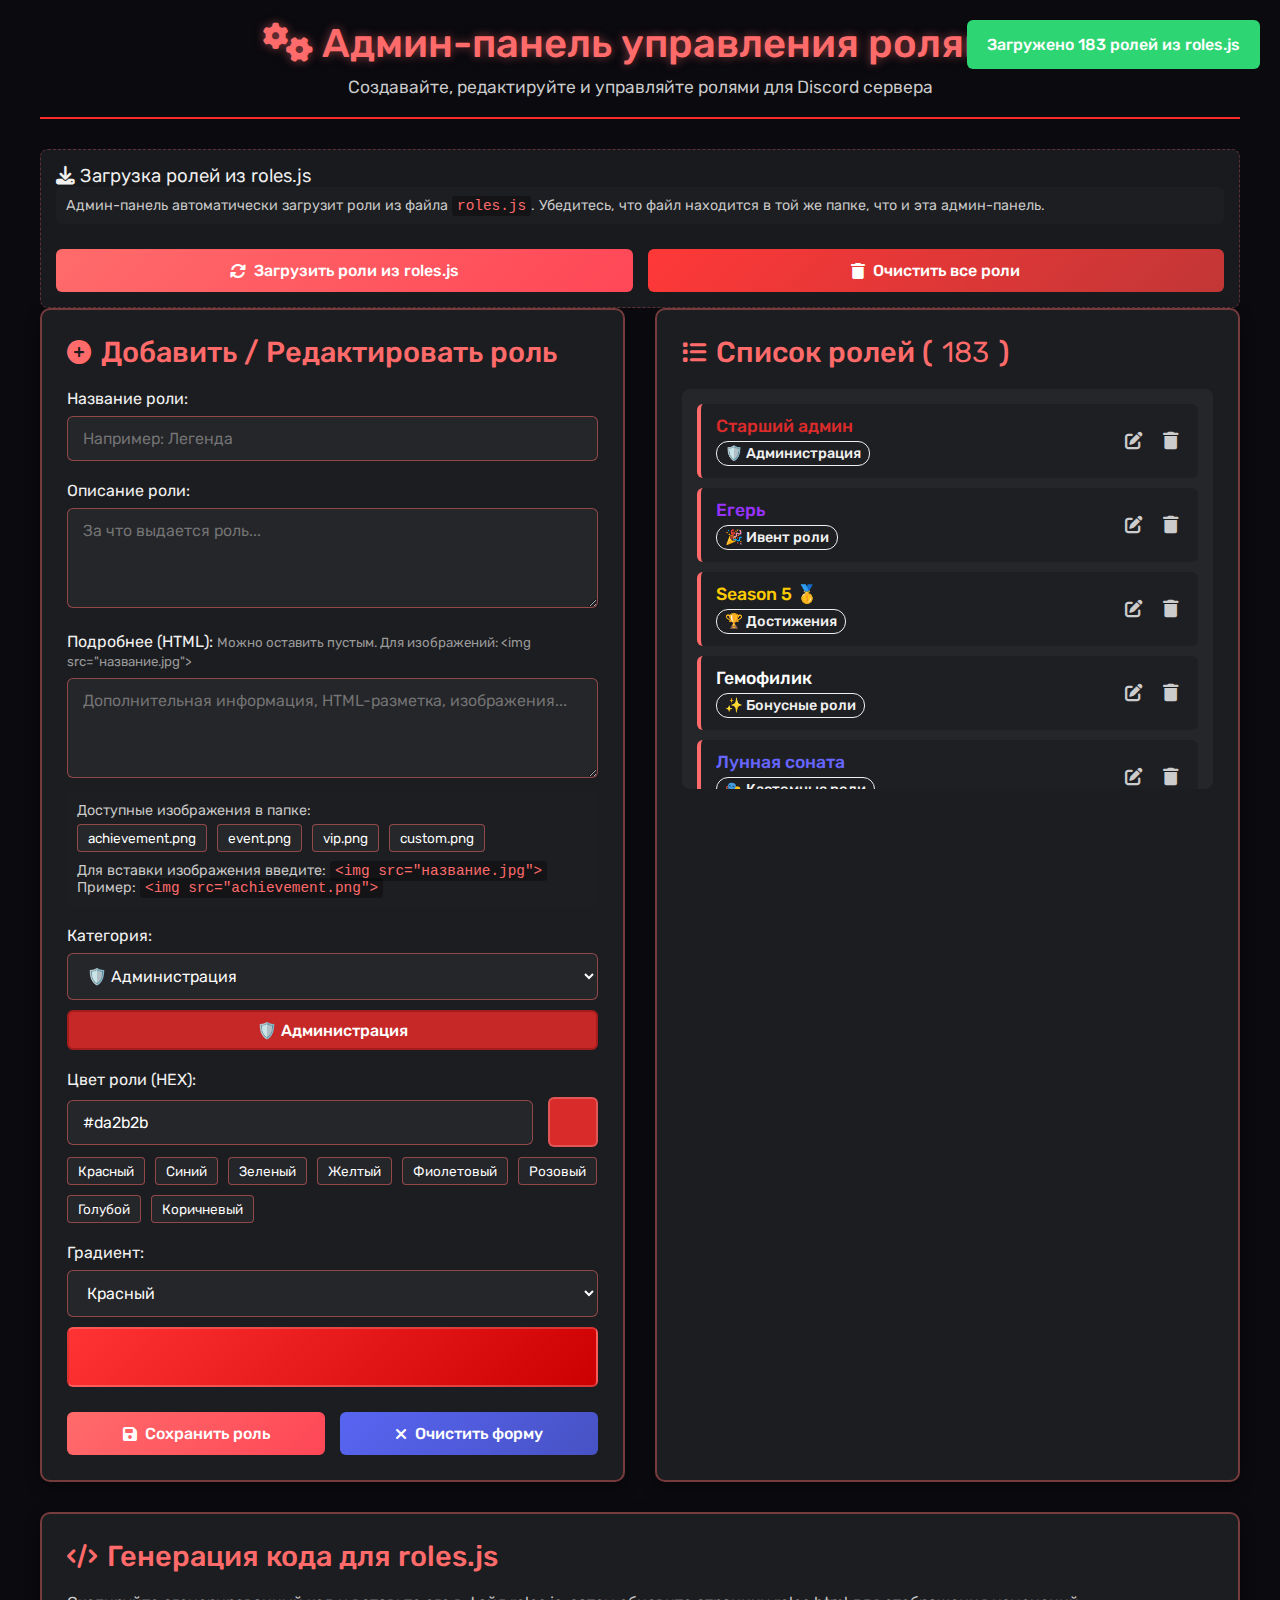
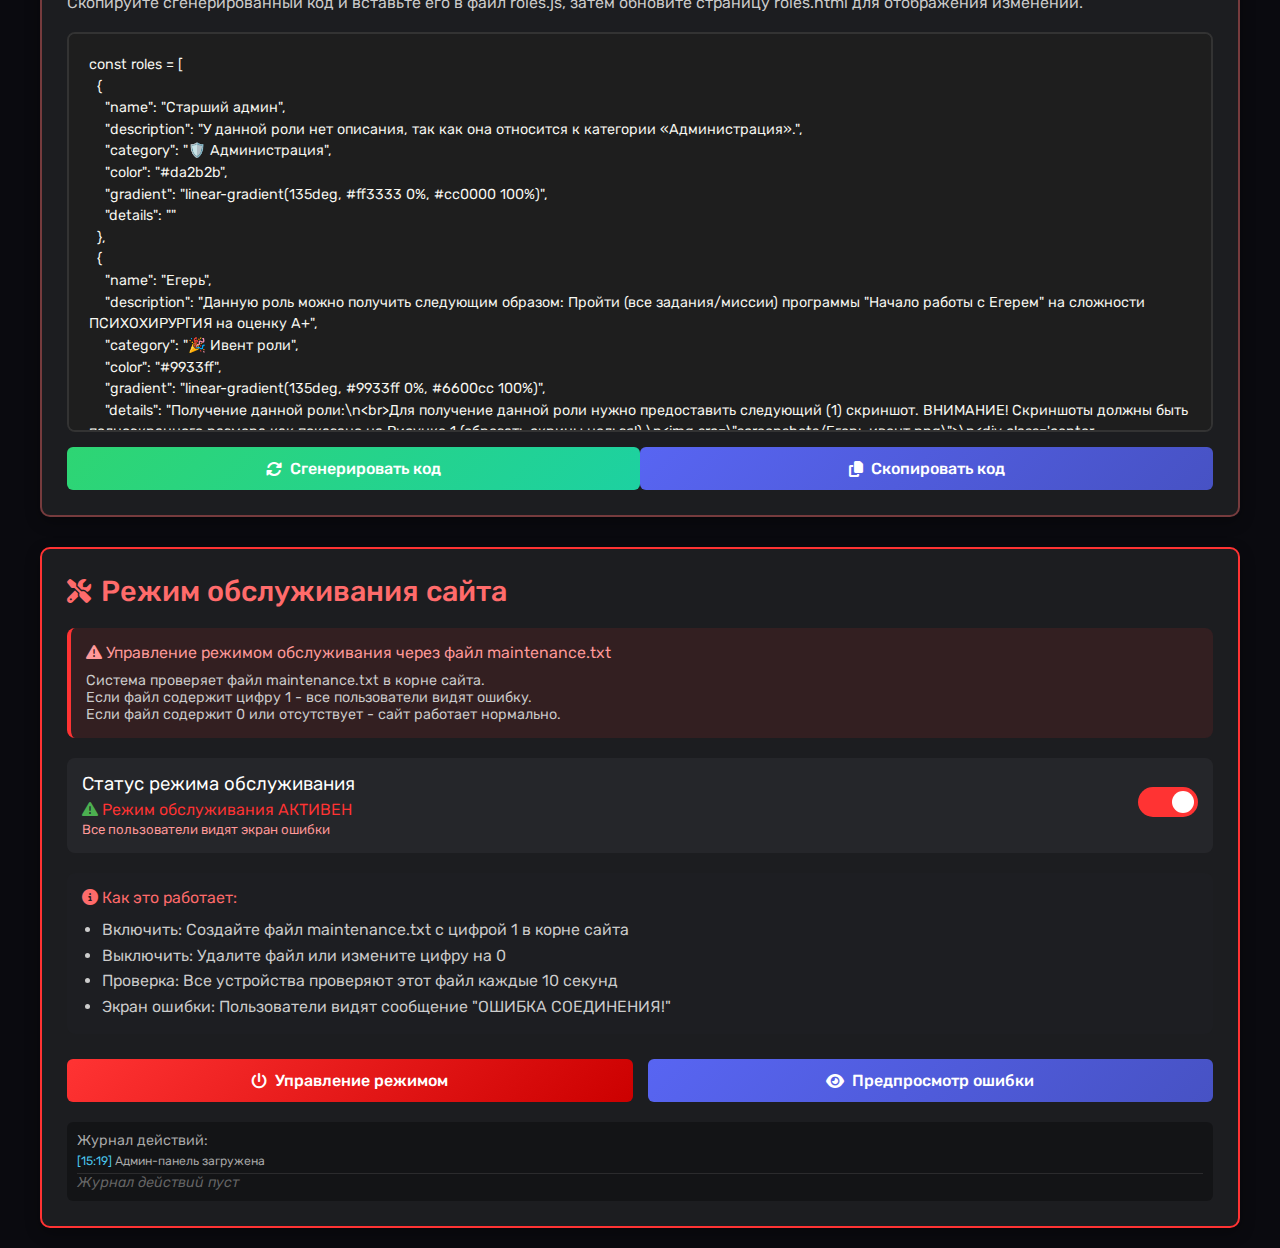
<file: adminka.html>
<!DOCTYPE html>
<html lang="ru">
<head>
    <meta charset="UTF-8">
    <link rel="icon" href="logo.png" sizes="any">
    <meta name="viewport" content="width=device-width, initial-scale=1.0">
    <title>Админ-панель - Управление ролями</title>
    <link rel="stylesheet" href="https://cdnjs.cloudflare.com/ajax/libs/font-awesome/6.4.0/css/all.min.css">
    <link href="https://fonts.googleapis.com/css2?family=Rubik:wght@300;400;500;600;700;800;900&display=swap" rel="stylesheet">
    <style>
        * {
            margin: 0;
            padding: 0;
            box-sizing: border-box;
            font-family: 'Rubik', 'Segoe UI', Tahoma, Geneva, Verdana, sans-serif;
            font-weight: 380;
        }

        body {
            background-color: #0a0a0f;
            color: #f0f0f0;
            min-height: 100vh;
            padding: 20px;
            font-weight: 380;
        }

        .container {
            max-width: 1200px;
            margin: 0 auto;
        }

        .header {
            text-align: center;
            margin-bottom: 30px;
            padding-bottom: 20px;
            border-bottom: 2px solid #ff2a2a;
        }

        .header h1 {
            color: #ff6b6b;
            font-size: 2.5rem;
            margin-bottom: 10px;
            text-shadow: 0 0 10px rgba(255, 107, 107, 0.5);
            font-weight: 500;
        }

        .header p {
            color: #cccccc;
            font-size: 1.1rem;
            font-weight: 380;
        }

        .panels {
            display: grid;
            grid-template-columns: 1fr 1fr;
            gap: 30px;
            margin-bottom: 30px;
        }

        @media (max-width: 768px) {
            .panels {
                grid-template-columns: 1fr;
            }
        }

        .panel {
            background-color: rgba(30, 31, 34, 0.9);
            border-radius: 10px;
            padding: 25px;
            border: 2px solid rgba(255, 107, 107, 0.4);
            box-shadow: 0 5px 15px rgba(0, 0, 0, 0.3);
        }

        .panel h2 {
            color: #ff6b6b;
            margin-bottom: 20px;
            font-size: 1.8rem;
            display: flex;
            align-items: center;
            gap: 10px;
            font-weight: 500;
        }

        .panel h2 i {
            font-size: 1.5rem;
        }

        .form-group {
            margin-bottom: 20px;
        }

        label {
            display: block;
            margin-bottom: 8px;
            color: #f0f0f0;
            font-weight: 400;
        }

        input[type="text"],
        textarea,
        select {
            width: 100%;
            padding: 12px 15px;
            background-color: rgba(40, 41, 45, 0.8);
            border: 1px solid rgba(255, 107, 107, 0.5);
            border-radius: 6px;
            color: white;
            font-size: 1rem;
            transition: all 0.3s ease;
            font-weight: 380;
        }

        textarea {
            min-height: 100px;
            resize: vertical;
        }

        input[type="text"]:focus,
        textarea:focus,
        select:focus {
            outline: none;
            border-color: #ff6b6b;
            box-shadow: 0 0 0 2px rgba(255, 107, 107, 0.2);
        }

        .color-picker {
            display: flex;
            align-items: center;
            gap: 15px;
        }

        .color-input {
            flex: 1;
        }

        .color-preview {
            width: 50px;
            height: 50px;
            border-radius: 6px;
            border: 2px solid rgba(255, 255, 255, 0.2);
            background: #da2b2b;
        }

        .gradient-preview {
            width: 100%;
            height: 60px;
            border-radius: 6px;
            border: 2px solid rgba(255, 255, 255, 0.2);
            margin-top: 10px;
            background: linear-gradient(135deg, #da2b2b 0%, #a52222 100%);
        }

        .buttons {
            display: flex;
            gap: 15px;
            margin-top: 25px;
        }

        .btn {
            padding: 12px 25px;
            border: none;
            border-radius: 6px;
            font-size: 1rem;
            font-weight: 500;
            cursor: pointer;
            transition: all 0.3s ease;
            display: flex;
            align-items: center;
            gap: 8px;
            flex: 1;
            justify-content: center;
        }

        .btn-primary {
            background: linear-gradient(135deg, #ff6b6b, #ff4757);
            color: white;
        }

        .btn-secondary {
            background: linear-gradient(135deg, #5865F2, #4752c4);
            color: white;
        }

        .btn-success {
            background: linear-gradient(135deg, #2ed573, #1dd1a1);
            color: white;
        }

        .btn-danger {
            background: linear-gradient(135deg, #ff3838, #c23636);
            color: white;
        }

        .btn:hover {
            transform: translateY(-2px);
            box-shadow: 0 5px 15px rgba(0, 0, 0, 0.3);
        }

        .roles-list {
            background-color: rgba(40, 41, 45, 0.8);
            border-radius: 8px;
            padding: 15px;
            max-height: 400px;
            overflow-y: auto;
            margin-top: 20px;
        }

        .role-item {
            display: flex;
            justify-content: space-between;
            align-items: center;
            padding: 12px 15px;
            background-color: rgba(30, 31, 34, 0.9);
            border-radius: 6px;
            margin-bottom: 10px;
            border-left: 4px solid #ff6b6b;
        }

        .role-item:last-child {
            margin-bottom: 0;
        }

        .role-info {
            flex: 1;
        }

        .role-name {
            font-weight: 500;
            font-size: 1.1rem;
            margin-bottom: 5px;
        }

        .role-category {
            font-size: 0.9rem;
            padding: 3px 8px;
            border-radius: 12px;
            display: inline-block;
            border: 1px solid;
            font-weight: 500;
        }
        
        .role-category.администрация-и-модерация {
            background-color: #C62828;
            color: #ffffff;
            border-color: #a51c1c;
        }
        
        .role-category.кастомные-роли {
            background-color: #9C27B0;
            color: #ffffff;
            border-color: #7b1fa2;
        }
        
        .role-category.ивент-роли {
            background-color: #FF9800;
            color: #ffffff;
            border-color: #f57c00;
        }
        
        .role-category.достижения {
            background-color: #FFD700;
            color: #333333;
            border-color: #ffca28;
        }
        
        .role-category.основные-роли {
            background-color: #4CAF50;
            color: #ffffff;
            border-color: #388e3c;
        }
        
        .role-category.бонусные-роли {
            background-color: #03A9F4;
            color: #ffffff;
            border-color: #0288d1;
        }
        
        .role-category.платные-vip-роли {
            background-color: #00E5FF;
            color: #333333;
            border-color: #00bcd4;
        }
        
        .role-category.другое {
            background-color: #999999;
            color: #ffffff;
            border-color: #777777;
        }
        
        .role-category.community {
            background-color: #5DADE2;
            color: #ffffff;
            border-color: #3498db;
        }

        .role-actions {
            display: flex;
            gap: 10px;
        }

        .action-btn {
            background: none;
            border: none;
            color: #cccccc;
            cursor: pointer;
            font-size: 1.1rem;
            transition: all 0.3s ease;
            padding: 5px;
            border-radius: 4px;
        }

        .action-btn:hover {
            color: #ff6b6b;
            background-color: rgba(255, 107, 107, 0.1);
        }

        .code-output {
            background-color: #1e1e1e;
            border-radius: 8px;
            padding: 20px;
            margin-top: 20px;
            max-height: 400px;
            overflow-y: auto;
            font-family: 'Courier New', monospace;
            font-size: 0.9rem;
            line-height: 1.5;
            border: 2px solid #333;
        }

        .code-output pre {
            color: #f8f8f2;
            white-space: pre-wrap;
            word-wrap: break-word;
        }

        .code-controls {
            display: flex;
            justify-content: space-between;
            margin-top: 15px;
        }

        .notification {
            position: fixed;
            top: 20px;
            right: 20px;
            padding: 15px 20px;
            border-radius: 6px;
            color: white;
            font-weight: 500;
            z-index: 1000;
            opacity: 0;
            transform: translateX(100px);
            transition: all 0.3s ease;
        }

        .notification.show {
            opacity: 1;
            transform: translateX(0);
        }

        .notification.success {
            background-color: #2ed573;
        }

        .notification.error {
            background-color: #ff4757;
        }

        .empty-state {
            text-align: center;
            padding: 40px 20px;
            color: #888;
        }

        .empty-state i {
            font-size: 3rem;
            margin-bottom: 15px;
            color: #555;
        }

        .empty-state h3 {
            font-size: 1.5rem;
            margin-bottom: 10px;
            font-weight: 500;
        }

        .empty-state p {
            font-weight: 380;
        }

        .color-help {
            display: flex;
            gap: 10px;
            margin-top: 10px;
            flex-wrap: wrap;
        }

        .color-help-btn {
            padding: 5px 10px;
            background-color: rgba(40, 41, 45, 0.8);
            border: 1px solid rgba(255, 107, 107, 0.5);
            border-radius: 4px;
            color: white;
            font-size: 0.85rem;
            cursor: pointer;
            transition: all 0.3s ease;
            font-weight: 380;
        }

        .color-help-btn:hover {
            background-color: rgba(255, 107, 107, 0.2);
        }

        .load-data-section {
            margin-top: 20px;
            padding: 15px;
            background-color: rgba(40, 41, 45, 0.5);
            border-radius: 8px;
            border: 1px dashed rgba(255, 107, 107, 0.3);
        }

        .info-text {
            color: #cccccc;
            font-size: 0.9rem;
            margin-bottom: 10px;
            padding: 10px;
            background-color: rgba(30, 31, 34, 0.8);
            border-radius: 6px;
            font-weight: 380;
        }

        .info-text code {
            color: #ff6b6b;
            background-color: rgba(0, 0, 0, 0.3);
            padding: 2px 5px;
            border-radius: 3px;
            font-family: 'Courier New', monospace;
        }
        
        .category-preview {
            width: 100%;
            height: 40px;
            border-radius: 6px;
            margin-top: 10px;
            display: flex;
            align-items: center;
            justify-content: center;
            font-weight: 500;
            border: 2px solid rgba(255, 255, 255, 0.2);
        }
        
        .maintenance-switch {
            position: relative;
            display: inline-block;
            width: 60px;
            height: 30px;
        }
        .maintenance-switch input {
            opacity: 0;
            width: 0;
            height: 0;
        }
        .maintenance-slider {
            position: absolute;
            cursor: pointer;
            top: 0;
            left: 0;
            right: 0;
            bottom: 0;
            background-color: #555;
            transition: .4s;
            border-radius: 34px;
        }
        .maintenance-slider:before {
            position: absolute;
            content: "";
            height: 22px;
            width: 22px;
            left: 4px;
            bottom: 4px;
            background-color: white;
            transition: .4s;
            border-radius: 50%;
        }
        input:checked + .maintenance-slider {
            background-color: #ff3333;
        }
        input:checked + .maintenance-slider:before {
            transform: translateX(30px);
        }
    </style>
</head>
<body>
    <div class="container">
        <div class="header">
            <h1><i class="fas fa-cogs"></i> Админ-панель управления ролями</h1>
            <p>Создавайте, редактируйте и управляйте ролями для Discord сервера</p>
        </div>

        <!-- Секция загрузки данных -->
        <div class="load-data-section">
            <h3><i class="fas fa-download"></i> Загрузка ролей из roles.js</h3>
            <p class="info-text">
                Админ-панель автоматически загрузит роли из файла <code>roles.js</code>.
                Убедитесь, что файл находится в той же папке, что и эта админ-панель.
            </p>
            <div class="buttons">
                <button class="btn btn-primary" id="load-roles">
                    <i class="fas fa-sync-alt"></i> Загрузить роли из roles.js
                </button>
                <button class="btn btn-danger" id="clear-all-roles">
                    <i class="fas fa-trash"></i> Очистить все роли
                </button>
            </div>
        </div>

        <div class="panels">
            <!-- Панель добавления/редактирования роли -->
            <div class="panel">
                <h2><i class="fas fa-plus-circle"></i> Добавить / Редактировать роль</h2>
                
                <div class="form-group">
                    <label for="role-name">Название роли:</label>
                    <input type="text" id="role-name" placeholder="Например: Легенда">
                </div>

                <div class="form-group">
                    <label for="role-description">Описание роли:</label>
                    <textarea id="role-description" placeholder="За что выдается роль..."></textarea>
                </div>

                <!-- Вставьте этот код в админ-панель в секции формы добавления/редактирования роли -->
                <div class="form-group">
                    <label for="role-details">
                        Подробнее (HTML): 
                        <small style="color: #999; font-weight: normal;">
                            Можно оставить пустым. Для изображений: &lt;img src="название.jpg"&gt;
                        </small>
                    </label>
                    <textarea id="role-details" placeholder="Дополнительная информация, HTML-разметка, изображения..."></textarea>
                    <div class="info-text" style="margin-top: 10px; font-size: 0.9rem;">
                        <p><strong>Доступные изображения в папке:</strong></p>
                        <div id="available-images" style="display: flex; gap: 10px; flex-wrap: wrap; margin-top: 5px;">
                            <!-- Список изображений будет загружен динамически -->
                        </div>
                        <p style="margin-top: 10px;">
                            Для вставки изображения введите: <code>&lt;img src="название.jpg"&gt;</code><br>
                            Пример: <code>&lt;img src="achievement.png"&gt;</code>
                        </p>
                    </div>
                </div>
                <div class="form-group">
                    <label for="role-category">Категория:</label>
                    <select id="role-category">
                        <option value="🛡️ Администрация">🛡️ Администрация</option>
                        <option value="🎉 Ивент роли">🎉 Ивент роли</option>
                        <option value="🎭 Кастомные роли">🎭 Кастомные роли</option>
                        <option value="🏆 Достижения">🏆 Достижения</option>
                        <option value="👥 Основные роли">👥 Основные роли</option>
                        <option value="✨ Бонусные роли">✨ Бонусные роли</option>
                        <option value="💎 Платные / VIP роли">💎 Платные / VIP роли</option>
                        <option value="🌍 Community">🌍 Community</option>
                        <option value="Другое">Другое</option>
                    </select>
                    <div id="category-preview" class="category-preview">
                        Предпросмотр категории
                    </div>
                </div>

                <div class="form-group">
                    <label for="role-color">Цвет роли (HEX):</label>
                    <div class="color-picker">
                        <input type="text" id="role-color" class="color-input" value="#da2b2b" placeholder="#da2b2b">
                        <div class="color-preview" id="color-preview"></div>
                    </div>
                    <div class="color-help">
                        <button class="color-help-btn" data-color="#da2b2b">Красный</button>
                        <button class="color-help-btn" data-color="#0c4897">Синий</button>
                        <button class="color-help-btn" data-color="#2ed573">Зеленый</button>
                        <button class="color-help-btn" data-color="#ffd32a">Желтый</button>
                        <button class="color-help-btn" data-color="#8A2BE2">Фиолетовый</button>
                        <button class="color-help-btn" data-color="#ff66cc">Розовый</button>
                        <button class="color-help-btn" data-color="#33ffff">Голубой</button>
                        <button class="color-help-btn" data-color="#996633">Коричневый</button>
                    </div>
                </div>

                <div class="form-group">
                    <label for="role-gradient">Градиент:</label>
                    <select id="role-gradient" class="category-select">
                        <option value="red">Красный</option>
                        <option value="orange">Оранжевый</option>
                        <option value="yellow">Желтый</option>
                        <option value="green">Зеленый</option>
                        <option value="blue">Синий</option>
                        <option value="purple">Фиолетовый</option>
                        <option value="pink">Розовый</option>
                        <option value="cyan">Голубой</option>
                        <option value="brown">Коричневый</option>
                        <option value="black">Черный</option>
                        <option value="white">Белый</option>
                        <option value="lime">Лаймовый</option>
                        <option value="indigo">Индиго</option>
                        <option value="teal">Бирюзовый</option>
                        <option value="magenta">Пурпурный</option>
                        <option value="gold">Золотой</option>
                        <option value="silver">Серебряный</option>
                        <option value="coral">Коралловый</option>
                        <option value="lavender">Лавандовый</option>
                        <option value="turquoise">Бирюзовый светлый</option>
                        <option value="maroon">Бордовый</option>
                        <option value="olive">Оливковый</option>
                        <option value="navy">Темно-синий</option>
                    </select>
                    <div class="gradient-preview" id="gradient-preview"></div>
                </div>

                <div class="buttons">
                    <button class="btn btn-primary" id="save-role">
                        <i class="fas fa-save"></i> Сохранить роль
                    </button>
                    <button class="btn btn-secondary" id="clear-form">
                        <i class="fas fa-times"></i> Очистить форму
                    </button>
                </div>

                <input type="hidden" id="editing-index" value="-1">
            </div>

            <!-- Панель списка ролей -->
            <div class="panel">
                <h2><i class="fas fa-list"></i> Список ролей (<span id="roles-count">0</span>)</h2>
                <div id="roles-list-container" class="roles-list">
                    <div class="empty-state" id="empty-roles">
                        <i class="fas fa-users-slash"></i>
                        <h3>Роли отсутствуют</h3>
                        <p>Загрузите роли из файла или добавьте новую</p>
                    </div>
                </div>
            </div>
        </div>

        <!-- Панель генерации кода -->
        <div class="panel">
            <h2><i class="fas fa-code"></i> Генерация кода для roles.js</h2>
            <p style="margin-bottom: 15px; color: #cccccc;">
                Скопируйте сгенерированный код и вставьте его в файл <strong>roles.js</strong>, 
                затем обновите страницу <strong>roles.html</strong> для отображения изменений.
            </p>
            
            <div class="code-output">
                <pre id="generated-code">const roles = [
  // Роли будут отображены здесь
];</pre>
            </div>
            
            <div class="code-controls">
                <button class="btn btn-success" id="generate-code">
                    <i class="fas fa-sync-alt"></i> Сгенерировать код
                </button>
                <button class="btn btn-secondary" id="copy-code">
                    <i class="fas fa-copy"></i> Скопировать код
                </button>
            </div>
        </div>
        
        <!-- ПАНЕЛЬ РЕЖИМА ОБСЛУЖИВАНИЯ -->
        <div class="panel" style="margin-top: 30px; border-color: #ff3333;">
            <h2><i class="fas fa-tools"></i> Режим обслуживания сайта</h2>
            
            <div style="background: rgba(255, 51, 51, 0.1); padding: 15px; border-radius: 8px; margin-bottom: 20px; border-left: 4px solid #ff3333;">
                <p style="color: #ff9999; margin-bottom: 10px;">
                    <i class="fas fa-exclamation-triangle"></i> Управление режимом обслуживания через файл maintenance.txt
                </p>
                <p style="color: #cccccc; font-size: 0.9em;">
                    Система проверяет файл <code>maintenance.txt</code> в корне сайта.<br>
                    Если файл содержит цифру <code>1</code> - все пользователи видят ошибку.<br>
                    Если файл содержит <code>0</code> или отсутствует - сайт работает нормально.
                </p>
            </div>
            
            <div style="display: flex; align-items: center; gap: 20px; margin-bottom: 20px; padding: 15px; background: rgba(40, 41, 45, 0.8); border-radius: 8px;">
                <div style="flex: 1;">
                    <h3 style="color: #fff; margin-bottom: 5px;">Статус режима обслуживания</h3>
                    <p id="maintenance-status-text" style="color: #4CAF50;">
                        <i class="fas fa-check-circle"></i> Загрузка статуса...
                    </p>
                </div>
                
                <label class="maintenance-switch">
                    <input type="checkbox" id="maintenance-toggle">
                    <span class="maintenance-slider"></span>
                </label>
            </div>
            
            <div style="background: rgba(30, 31, 34, 0.9); padding: 15px; border-radius: 8px; margin-bottom: 20px;">
                <h4 style="color: #ff6b6b; margin-bottom: 10px;"><i class="fas fa-info-circle"></i> Как это работает:</h4>
                <ul style="color: #cccccc; padding-left: 20px; line-height: 1.6;">
                    <li><strong>Включить:</strong> Создайте файл maintenance.txt с цифрой 1 в корне сайта</li>
                    <li><strong>Выключить:</strong> Удалите файл или измените цифру на 0</li>
                    <li><strong>Проверка:</strong> Все устройства проверяют этот файл каждые 10 секунд</li>
                    <li><strong>Экран ошибки:</strong> Пользователи видят сообщение "ОШИБКА СОЕДИНЕНИЯ!"</li>
                </ul>
            </div>
            
            <div class="buttons">
                <button class="btn btn-danger" id="apply-maintenance" style="background: linear-gradient(135deg, #ff3333, #cc0000);">
                    <i class="fas fa-power-off"></i> Управление режимом
                </button>
                <button class="btn btn-secondary" id="test-maintenance">
                    <i class="fas fa-eye"></i> Предпросмотр ошибки
                </button>
            </div>
            
            <div id="maintenance-log" style="margin-top: 20px; padding: 10px; background: rgba(0, 0, 0, 0.3); border-radius: 6px; max-height: 100px; overflow-y: auto; font-size: 0.9em; color: #aaa;">
                <div>Журнал действий:</div>
                <div id="log-entries"></div>
            </div>
        </div>
    </div>

    <!-- Уведомления -->
    <div id="notification" class="notification"></div>

    <script src="roles.js"></script>

    <script>
        // Градиенты для каждого типа
        const gradients = {
            red: "linear-gradient(135deg, #ff3333 0%, #cc0000 100%)",
            orange: "linear-gradient(135deg, #ff9933 0%, #cc6600 100%)",
            yellow: "linear-gradient(135deg, #ffff33 0%, #cccc00 100%)",
            green: "linear-gradient(135deg, #33cc33 0%, #009900 100%)",
            blue: "linear-gradient(135deg, #3366ff 0%, #0033cc 100%)",
            purple: "linear-gradient(135deg, #9933ff 0%, #6600cc 100%)",
            brown: "linear-gradient(135deg, #996633 0%, #663300 100%)",
            black: "linear-gradient(135deg, #333333 0%, #000000 100%)",
            white: "linear-gradient(135deg, #ffffff 0%, #e6e6e6 100%)",
            pink: "linear-gradient(135deg, #ff66cc 0%, #cc3399 100%)",
            cyan: "linear-gradient(135deg, #33ffff 0%, #00cccc 100%)",
            lime: "linear-gradient(135deg, #99ff33 0%, #66cc00 100%)",
            indigo: "linear-gradient(135deg, #6666ff 0%, #3333cc 100%)",
            teal: "linear-gradient(135deg, #33cccc 0%, #009999 100%)",
            magenta: "linear-gradient(135deg, #ff33cc 0%, #cc0099 100%)",
            gold: "linear-gradient(135deg, #ffcc00 0%, #cc9900 100%)",
            silver: "linear-gradient(135deg, #cccccc 0%, #999999 100%)",
            coral: "linear-gradient(135deg, #ff6666 0%, #cc3333 100%)",
            lavender: "linear-gradient(135deg, #cc99ff 0%, #9966cc 100%)",
            turquoise: "linear-gradient(135deg, #33ffcc 0%, #00cc99 100%)",
            maroon: "linear-gradient(135deg, #990000 0%, #660000 100%)",
            olive: "linear-gradient(135deg, #999933 0%, #666600 100%)",
            navy: "linear-gradient(135deg, #000066 0%, #000033 100%)"
        };

        // Цвета для каждого типа градиента
        const gradientColors = {
            red: "#da2b2b",
            orange: "#ff9933",
            yellow: "#ffff33",
            green: "#33cc33",
            blue: "#3366ff",
            purple: "#9933ff",
            brown: "#996633",
            black: "#333333",
            white: "#ffffff",
            pink: "#ff66cc",
            cyan: "#33ffff",
            lime: "#99ff33",
            indigo: "#6666ff",
            teal: "#33cccc",
            magenta: "#ff33cc",
            gold: "#ffcc00",
            silver: "#cccccc",
            coral: "#ff6666",
            lavender: "#cc99ff",
            turquoise: "#33ffcc",
            maroon: "#990000",
            olive: "#999933",
            navy: "#000066"
        };

        // Стили для категорий
        const categoryStyles = {
            "🛡️ Администрация": {
                backgroundColor: "#C62828",
                color: "#ffffff",
                borderColor: "#a51c1c"
            },
            "🎉 Ивент роли": {
                backgroundColor: "#FF9800",
                color: "#ffffff",
                borderColor: "#f57c00"
            },
            "🎭 Кастомные роли": {
                backgroundColor: "#9C27B0",
                color: "#ffffff",
                borderColor: "#7b1fa2"
            },
            "🏆 Достижения": {
                backgroundColor: "#FFD700",
                color: "#333333",
                borderColor: "#ffca28"
            },
            "👥 Основные роли": {
                backgroundColor: "#4CAF50",
                color: "#ffffff",
                borderColor: "#388e3c"
            },
            "✨ Бонусные роли": {
                backgroundColor: "#03A9F4",
                color: "#ffffff",
                borderColor: "#0288d1"
            },
            "💎 Платные / VIP роли": {
                backgroundColor: "#00E5FF",
                color: "#333333",
                borderColor: "#00bcd4"
            },
            "🌍 Community": {
                backgroundColor: "#5DADE2",
                color: "#ffffff",
                borderColor: "#3498db"
            },
            "Другое": {
                backgroundColor: "#999999",
                color: "#ffffff",
                borderColor: "#777777"
            }
        };

        // Основная переменная для хранения ролей
        let adminRoles = [];

        // DOM элементы
        let roleNameInput, roleDescInput, roleCategorySelect, roleColorInput;
        let roleGradientSelect, colorPreview, gradientPreview, rolesListContainer;
        let emptyRolesDiv, generatedCode, editingIndexInput, notification, rolesCountSpan;
        let categoryPreview;
        
        // DOM элементы для режима обслуживания
        let maintenanceToggle, maintenanceStatusText, applyMaintenanceBtn, testMaintenanceBtn, logEntries;
        let downloadFileBtn;
        
        let editingIndex = -1;

        // Функция для инициализации DOM элементов
        function initDOMElements() {
            roleNameInput = document.getElementById('role-name');
            roleDescInput = document.getElementById('role-description');
            roleCategorySelect = document.getElementById('role-category');
            roleColorInput = document.getElementById('role-color');
            roleGradientSelect = document.getElementById('role-gradient');
            colorPreview = document.getElementById('color-preview');
            gradientPreview = document.getElementById('gradient-preview');
            rolesListContainer = document.getElementById('roles-list-container');
            emptyRolesDiv = document.getElementById('empty-roles');
            generatedCode = document.getElementById('generated-code');
            editingIndexInput = document.getElementById('editing-index');
            notification = document.getElementById('notification');
            rolesCountSpan = document.getElementById('roles-count');
            categoryPreview = document.getElementById('category-preview');
            
            // Элементы режима обслуживания
            maintenanceToggle = document.getElementById('maintenance-toggle');
            maintenanceStatusText = document.getElementById('maintenance-status-text');
            applyMaintenanceBtn = document.getElementById('apply-maintenance');
            testMaintenanceBtn = document.getElementById('test-maintenance');
            downloadFileBtn = document.getElementById('download-file');
            logEntries = document.getElementById('log-entries');
        }

        // Функция для показа уведомлений
        function showNotification(message, type = 'success') {
            notification.textContent = message;
            notification.className = `notification ${type} show`;
            
            setTimeout(() => {
                notification.classList.remove('show');
            }, 3000);
        }

        // Функция для обновления предпросмотра цвета
        function updateColorPreview() {
            if (colorPreview) {
                colorPreview.style.backgroundColor = roleColorInput.value;
            }
        }

        // Функция для обновления предпросмотра градиента
        function updateGradientPreview() {
            if (gradientPreview && roleGradientSelect) {
                const gradientType = roleGradientSelect.value;
                const gradient = gradients[gradientType];
                gradientPreview.style.background = gradient;
                
                if (gradientColors[gradientType] && roleColorInput) {
                    roleColorInput.value = gradientColors[gradientType];
                    updateColorPreview();
                }
            }
        }

        // Функция для обновления предпросмотра категории
        function updateCategoryPreview() {
            if (categoryPreview && roleCategorySelect) {
                const category = roleCategorySelect.value;
                const styles = categoryStyles[category] || categoryStyles["Другое"];
                
                categoryPreview.textContent = category;
                categoryPreview.style.backgroundColor = styles.backgroundColor;
                categoryPreview.style.color = styles.color;
                categoryPreview.style.borderColor = styles.borderColor;
            }
        }

        // Функция для получения градиента на основе типа
        function getGradientByType(gradientType) {
            return gradients[gradientType] || gradients.red;
        }

        // Функция для определения типа градиента на основе значения
        function getGradientType(gradientValue) {
            for (const [type, gradient] of Object.entries(gradients)) {
                if (gradient === gradientValue) {
                    return type;
                }
            }
            return 'red';
        }

        // Функция для обновления счетчика ролей
        function updateRolesCount() {
            if (rolesCountSpan) {
                rolesCountSpan.textContent = adminRoles.length;
            }
        }

        // Функция для отображения списка ролей
        function renderRolesList() {
            if (!rolesListContainer || !emptyRolesDiv) return;
            
            if (adminRoles.length === 0) {
                emptyRolesDiv.style.display = 'block';
                rolesListContainer.innerHTML = '';
                rolesListContainer.appendChild(emptyRolesDiv);
                updateRolesCount();
                return;
            }
            
            emptyRolesDiv.style.display = 'none';
            
            let html = '';
            adminRoles.forEach((role, index) => {
                let categoryClass = role.category.toLowerCase()
                    .replace(/\s+/g, '-')
                    .replace(/[^a-zа-яё0-9-]/g, '');
                
                categoryClass = categoryClass.replace(/[^a-zа-яё0-9-]/g, '');
                
                html += `
                    <div class="role-item">
                        <div class="role-info">
                            <div class="role-name" style="color: ${role.color}">${role.name}</div>
                            <span class="role-category ${categoryClass}">${role.category}</span>
                        </div>
                        <div class="role-actions">
                            <button class="action-btn edit-role" data-index="${index}" title="Редактировать">
                                <i class="fas fa-edit"></i>
                            </button>
                            <button class="action-btn delete-role" data-index="${index}" title="Удалить">
                                <i class="fas fa-trash"></i>
                            </button>
                        </div>
                    </div>
                `;
            });
            
            rolesListContainer.innerHTML = html;
            updateRolesCount();
            
            document.querySelectorAll('.edit-role').forEach(btn => {
                btn.addEventListener('click', function() {
                    const index = parseInt(this.getAttribute('data-index'));
                    editRole(index);
                });
            });
            
            document.querySelectorAll('.delete-role').forEach(btn => {
                btn.addEventListener('click', function() {
                    const index = parseInt(this.getAttribute('data-index'));
                    deleteRole(index);
                });
            });
        }

        // В функции editRole() добавьте заполнение поля details
        function editRole(index) {
            const role = adminRoles[index];
            
            roleNameInput.value = role.name;
            roleDescInput.value = role.description;
            document.getElementById('role-details').value = role.details || ''; // Новое поле
            roleCategorySelect.value = role.category;
            roleColorInput.value = role.color;
            
            const gradientType = getGradientType(role.gradient);
            roleGradientSelect.value = gradientType;
            
            editingIndexInput.value = index;
            editingIndex = index;
            
            updateColorPreview();
            updateGradientPreview();
            updateCategoryPreview();
            
            showNotification(`Редактирование роли: ${role.name}`, 'success');
        }

        // Функция для удаления роли
        function deleteRole(index) {
            if (confirm(`Вы уверены, что хотите удалить роль "${adminRoles[index].name}"?`)) {
                const deletedRole = adminRoles.splice(index, 1)[0];
                renderRolesList();
                generateCode();
                showNotification(`Роль "${deletedRole.name}" удалена`, 'success');
            }
        }

        // Добавьте в функцию saveRole() обработку поля details
        function saveRole() {
            const name = roleNameInput.value.trim();
            const description = roleDescInput.value.trim();
            const category = roleCategorySelect.value;
            const color = roleColorInput.value.trim();
            const gradientType = roleGradientSelect.value;
            const gradient = getGradientByType(gradientType);
            const details = document.getElementById('role-details').value.trim(); // Новое поле
            
            if (!name) {
                showNotification('Введите название роли', 'error');
                roleNameInput.focus();
                return;
            }
            
            if (!description) {
                showNotification('Введите описание роли', 'error');
                roleDescInput.focus();
                return;
            }
            
            if (!color.match(/^#[0-9A-F]{6}$/i)) {
                showNotification('Введите корректный HEX-цвет (например, #da2b2b)', 'error');
                roleColorInput.focus();
                return;
            }
            
            const role = {
                name,
                description,
                category,
                color,
                gradient,
                details // Добавляем поле details
            };
            
            if (editingIndex >= 0) {
                adminRoles[editingIndex] = role;
                showNotification(`Роль "${name}" обновлена`, 'success');
                editingIndex = -1;
                editingIndexInput.value = '-1';
            } else {
                adminRoles.push(role);
                showNotification(`Роль "${name}" добавлена`, 'success');
            }
            
            clearForm();
            renderRolesList();
            generateCode();
        }

        // В функции clearForm() добавьте очистку поля details
        function clearForm() {
            roleNameInput.value = '';
            roleDescInput.value = '';
            document.getElementById('role-details').value = ''; // Новое поле
            roleCategorySelect.value = '🛡️ Администрация';
            roleColorInput.value = '#da2b2b';
            roleGradientSelect.value = 'red';
            editingIndexInput.value = '-1';
            editingIndex = -1;
            
            updateColorPreview();
            updateGradientPreview();
            updateCategoryPreview();
        }

        // Обновите функцию generateCode() чтобы включить поле details
        function generateCode() {
            if (!generatedCode) return;
            
            if (adminRoles.length === 0) {
                generatedCode.textContent = `const roles = [
          // Роли отсутствуют - добавьте их через админ-панель
        ];`;
                return;
            }
            
            let code = 'const roles = [\n';
            
            adminRoles.forEach((role, index) => {
                const isLast = index === adminRoles.length - 1;
                code += `  {\n`;
                code += `    "name": "${role.name}",\n`;
                code += `    "description": "${role.description}",\n`;
                code += `    "category": "${role.category}",\n`;
                code += `    "color": "${role.color}",\n`;
                code += `    "gradient": "${role.gradient}",\n`;
                code += `    "details": "${role.details ? role.details.replace(/"/g, '\\"').replace(/\n/g, '\\n') : ''}"\n`;
                code += `  }${isLast ? '' : ','}\n`;
            });
            
            code += '];';
            
            generatedCode.textContent = code;
        }

        // Функция для копирования кода в буфер обмена
        function copyCodeToClipboard() {
            const codeText = generatedCode.textContent;
            
            navigator.clipboard.writeText(codeText)
                .then(() => {
                    showNotification('Код скопирован в буфер обмена!', 'success');
                })
                .catch(err => {
                    console.error('Ошибка копирования: ', err);
                    showNotification('Не удалось скопировать код', 'error');
                });
        }

        // Функция для загрузки ролей из roles.js
        function loadRolesFromFile() {
            try {
                if (typeof roles !== 'undefined' && Array.isArray(roles)) {
                    adminRoles = JSON.parse(JSON.stringify(roles));
                    renderRolesList();
                    generateCode();
                    showNotification(`Загружено ${adminRoles.length} ролей из roles.js`, 'success');
                } else {
                    showNotification('Массив roles не найден. Убедитесь, что файл roles.js подключен.', 'error');
                }
            } catch (error) {
                console.error('Ошибка загрузки ролей:', error);
                showNotification('Ошибка загрузки ролей: ' + error.message, 'error');
            }
        }

        // Добавьте функцию для отображения доступных изображений
        function loadAvailableImages() {
            const imagesContainer = document.getElementById('available-images');
            if (!imagesContainer) return;
            
            // Здесь можно загрузить список изображений из папки
            // Примерный список (замените на реальные названия файлов)
            const imageExamples = ['achievement.png', 'event.png', 'vip.png', 'custom.png'];
            
            imagesContainer.innerHTML = '';
            imageExamples.forEach(img => {
                const imgBtn = document.createElement('button');
                imgBtn.className = 'color-help-btn';
                imgBtn.textContent = img;
                imgBtn.title = `Вставить: <img src="${img}">`;
                imgBtn.addEventListener('click', function() {
                    const detailsTextarea = document.getElementById('role-details');
                    const currentValue = detailsTextarea.value;
                    const insertText = `<img src="${img}">`;
                    detailsTextarea.value = currentValue + insertText;
                    detailsTextarea.focus();
                });
                imagesContainer.appendChild(imgBtn);
            });
        }

        // Функция для очистки всех ролей
        function clearAllRoles() {
            if (adminRoles.length === 0) {
                showNotification('Список ролей уже пуст', 'info');
                return;
            }
            
            if (confirm(`Вы уверены, что хотите удалить все ${adminRoles.length} ролей?`)) {
                adminRoles = [];
                renderRolesList();
                generateCode();
                showNotification('Все роли удалены', 'success');
            }
        }

// ===========================================
// ФУНКЦИИ ДЛЯ РЕЖИМА ОБСЛУЖИВАНИЯ (ФАЙЛОВАЯ СИСТЕМА)
// ===========================================

// Функция для загрузки статуса режима обслуживания ИЗ ФАЙЛА
function loadMaintenanceStatus() {
    fetch('maintenance.txt?t=' + Date.now())
    .then(response => {
        if (!response.ok) {
            // Файла нет - режим выключен
            if (maintenanceToggle) {
                maintenanceToggle.checked = false;
            }
            if (maintenanceStatusText) {
                maintenanceStatusText.innerHTML = '<i class="fas fa-check-circle"></i> <span style="color: #4CAF50;">Сайт работает нормально</span><br><small style="color: #aaa;">Файл maintenance.txt не найден</small>';
            }
            return;
        }
        return response.text();
    })
    .then(status => {
        if (status !== undefined) {
            const isActive = status.trim() === '1';
            
            if (maintenanceToggle) {
                maintenanceToggle.checked = isActive;
            }
            
            if (maintenanceStatusText) {
                if (isActive) {
                    maintenanceStatusText.innerHTML = '<i class="fas fa-exclamation-triangle"></i> <span style="color: #ff3333;">Режим обслуживания АКТИВЕН</span><br><small style="color: #ff9999;">Все пользователи видят экран ошибки</small>';
                } else {
                    maintenanceStatusText.innerHTML = '<i class="fas fa-check-circle"></i> <span style="color: #4CAF50;">Сайт работает нормально</span><br><small style="color: #aaa;">Все пользователи имеют доступ к сайту</small>';
                }
            }
        }
    })
    .catch(error => {
        console.error('Ошибка загрузки статуса:', error);
        if (maintenanceStatusText) {
            maintenanceStatusText.innerHTML = '<i class="fas fa-question-circle"></i> <span style="color: #ff9800;">Статус неизвестен</span><br><small style="color: #aaa;">Не удалось проверить файл</small>';
        }
    });
    
    // Загружаем журнал действий
    loadMaintenanceLog();
}

// Функция для управления режимом обслуживания
function applyMaintenanceChanges() {
    const isActive = maintenanceToggle.checked;
    
    if (isActive) {
        // ВКЛЮЧЕНИЕ РЕЖИМА
        const instruction = `🎯 ДЛЯ ВКЛЮЧЕНИЯ РЕЖИМА ОБСЛУЖИВАНИЯ:
        
1. Откройте файл maintenance.txt в корне сайта
2. Измените цифру 0 на 1
3. Сохраните файл
4. Готово! Все пользователи увидят ошибку.

📁 Файл находится здесь: вашсайт.ru/maintenance.txt

📱 На телефоне: попросите администратора изменить файл.`;

        alert(instruction);
        addLogEntry('Запрошено включение режима обслуживания');
        
        // Обновляем статус через 5 секунд (после того как пользователь изменит файл)
        setTimeout(loadMaintenanceStatus, 5000);
        
        showNotification('📝 Измените файл maintenance.txt: замените 0 на 1', 'success');
        
    } else {
        // ВЫКЛЮЧЕНИЕ РЕЖИМА
        const instruction = `🎯 ДЛЯ ВЫКЛЮЧЕНИЯ РЕЖИМА ОБСЛУЖИВАНИЯ:
        
1. Откройте файл maintenance.txt
2. Измените цифру 1 на 0
3. Сохраните файл
4. Сайт снова доступен!`;

        alert(instruction);
        addLogEntry('Запрошено выключение режима обслуживания');
        
        // Обновляем статус через 5 секунд
        setTimeout(loadMaintenanceStatus, 5000);
        
        showNotification('📝 Измените файл maintenance.txt: замените 1 на 0', 'success');
    }
}

// Функция для предпросмотра экрана ошибки
function testMaintenancePreview() {
    const modal = document.createElement('div');
    modal.style.cssText = `
        position: fixed;
        top: 0;
        left: 0;
        width: 100%;
        height: 100%;
        background: #0a0a0a;
        color: #fff;
        z-index: 10000;
        display: flex;
        align-items: center;
        justify-content: center;
        font-family: 'Segoe UI', Tahoma, Geneva, Verdana, sans-serif;
    `;
    
    modal.innerHTML = `
        <div style="max-width: 700px; background: #1a1a1a; padding: 40px; border-radius: 10px; border: 2px solid #ff3333; text-align: center; box-shadow: 0 0 50px rgba(255, 0, 0, 0.3);">
            <div style="color: #ff3333; font-size: 2.5em; margin-bottom: 20px; text-transform: uppercase;">ОШИБКА СОЕДИНЕНИЯ!</div>
            <div style="color: #ff6666; font-size: 1.5em; margin-bottom: 30px;">Не удалось установить соединение с сервером</div>
            <div style="color: #ccc; line-height: 1.6; margin-bottom: 30px; font-size: 1.1em;">
                К сожалению возникла непредвиденная ошибка.<br>
                Попробуйте повторить операцию. Если ошибка повторится,<br>
                попробуйте перезагрузить страницу или обратитесь к администратору.
            </div>
            <div style="background: #222; padding: 15px; border-radius: 5px; font-family: monospace; color: #ff8888; font-size: 1.2em; margin: 20px 0; border-left: 4px solid #ff3333;">
                ERR_CONNECTION_RESET
            </div>
            <div style="margin-top: 30px;">
                <button onclick="this.parentElement.parentElement.parentElement.remove()" style="background: #ff3333; color: white; border: none; padding: 12px 30px; border-radius: 5px; cursor: pointer; font-size: 1em;">
                    <i class="fas fa-times"></i> Закрыть предпросмотр
                </button>
            </div>
        </div>
    `;
    
    document.body.appendChild(modal);
    addLogEntry('Открыт предпросмотр экрана ошибки');
}

// Функция для добавления записи в журнал
function addLogEntry(message) {
    if (!logEntries) return;
    
    const now = new Date();
    const timeString = now.toLocaleTimeString('ru-RU', {hour: '2-digit', minute: '2-digit'});
    
    const logEntry = document.createElement('div');
    logEntry.style.cssText = 'padding: 5px 0; border-bottom: 1px solid rgba(255,255,255,0.1); font-size: 0.85em;';
    logEntry.innerHTML = `<span style="color: #4cc9f0;">[${timeString}]</span> ${message}`;
    
    logEntries.insertBefore(logEntry, logEntries.firstChild);
    
    if (logEntries.children.length > 10) {
        logEntries.removeChild(logEntries.lastChild);
    }
    
    saveLogToStorage(message);
}

// Функция для сохранения лога
function saveLogToStorage(message) {
    const now = new Date();
    const logItem = {
        time: now.toISOString(),
        message: message
    };
    
    let logs = JSON.parse(localStorage.getItem('maintenance_logs') || '[]');
    logs.unshift(logItem);
    
    if (logs.length > 50) {
        logs = logs.slice(0, 50);
    }
    
    localStorage.setItem('maintenance_logs', JSON.stringify(logs));
}

// Функция для загрузки лога
function loadMaintenanceLog() {
    if (!logEntries) return;
    
    const logs = JSON.parse(localStorage.getItem('maintenance_logs') || '[]');
    logEntries.innerHTML = '';
    
    if (logs.length === 0) {
        logEntries.innerHTML = '<div style="color: #666; font-style: italic;">Журнал действий пуст</div>';
        return;
    }
    
    logs.forEach(log => {
        const date = new Date(log.time);
        const timeString = date.toLocaleTimeString('ru-RU', {hour: '2-digit', minute: '2-digit'});
        
        const logEntry = document.createElement('div');
        logEntry.style.cssText = 'padding: 5px 0; border-bottom: 1px solid rgba(255,255,255,0.1); font-size: 0.85em;';
        logEntry.innerHTML = `<span style="color: #4cc9f0;">[${timeString}]</span> ${log.message}`;
        logEntries.appendChild(logEntry);
    });
}

// ===========================================
// ИНИЦИАЛИЗАЦИЯ ПРИ ЗАГРУЗКЕ СТРАНИЦЫ
// ===========================================

document.addEventListener('DOMContentLoaded', function() {
    // Инициализируем DOM элементы
    initDOMElements();
    
    // Инициализируем предпросмотр
    updateColorPreview();
    updateGradientPreview();
    updateCategoryPreview();
    
    // Автоматически загружаем роли из файла при загрузке страницы
    setTimeout(loadRolesFromFile, 100);

    loadAvailableImages();
    
    // Загружаем статус режима обслуживания
    loadMaintenanceStatus();
    
    // Обработчики событий для формы ролей
    document.getElementById('save-role').addEventListener('click', saveRole);
    document.getElementById('clear-form').addEventListener('click', clearForm);
    
    // Обработчики для генерации и копирования кода
    document.getElementById('generate-code').addEventListener('click', generateCode);
    document.getElementById('copy-code').addEventListener('click', copyCodeToClipboard);
    
    // Обработчики для загрузки и очистки ролей
    document.getElementById('load-roles').addEventListener('click', loadRolesFromFile);
    document.getElementById('clear-all-roles').addEventListener('click', clearAllRoles);
    
    // Обработчики для обновления предпросмотра
    if (roleColorInput) {
        roleColorInput.addEventListener('input', updateColorPreview);
    }
    
    if (roleGradientSelect) {
        roleGradientSelect.addEventListener('change', updateGradientPreview);
    }
    
    if (roleCategorySelect) {
        roleCategorySelect.addEventListener('change', updateCategoryPreview);
    }
    
    // Обработчики для быстрого выбора цвета
    document.querySelectorAll('.color-help-btn').forEach(btn => {
        btn.addEventListener('click', function() {
            const color = this.getAttribute('data-color');
            roleColorInput.value = color;
            updateColorPreview();
            
            // Подбираем подходящий градиент
            for (const [gradientType, gradientColor] of Object.entries(gradientColors)) {
                if (gradientColor.toLowerCase() === color.toLowerCase()) {
                    roleGradientSelect.value = gradientType;
                    updateGradientPreview();
                    break;
                }
            }
        });
    });
    
    // Обработчики для режима обслуживания
    if (applyMaintenanceBtn) {
        applyMaintenanceBtn.addEventListener('click', applyMaintenanceChanges);
    }
    
    if (testMaintenanceBtn) {
        testMaintenanceBtn.addEventListener('click', testMaintenancePreview);
    }
    
    // Сохранение по нажатию Ctrl+Enter
    document.addEventListener('keydown', function(e) {
        if (e.ctrlKey && e.key === 'Enter') {
            saveRole();
        }
    });
    
    // Добавляем начальную запись в лог
    setTimeout(() => {
        addLogEntry('Админ-панель загружена');
    }, 500);
});
    </script>
</body>
</html>
</file>
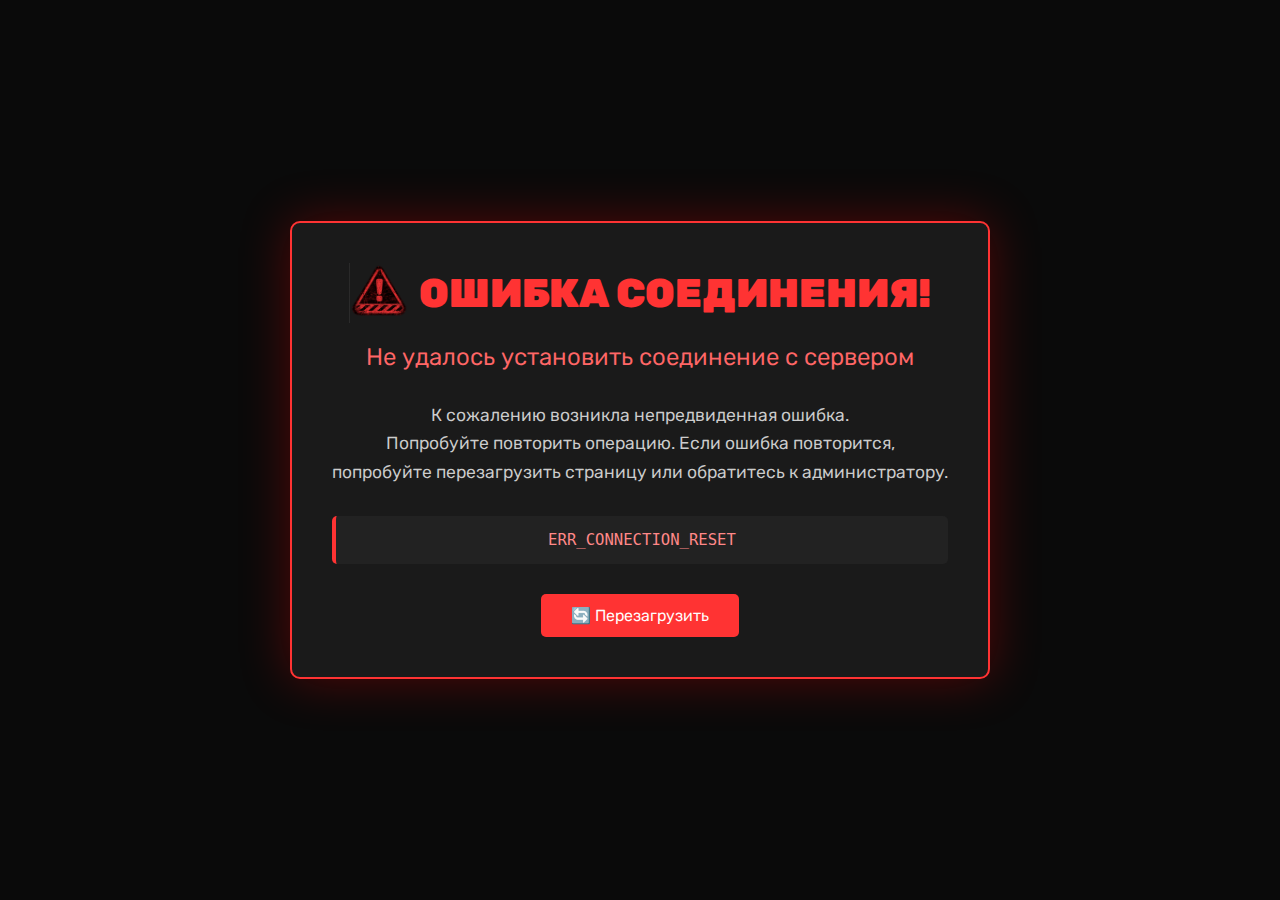
<file: category-prime-assets.html>
<!DOCTYPE html>
<html lang="ru">
<head>
  <meta charset="UTF-8">
  <title>Главные активы - The Outlast Trials RU</title>
  <link rel="icon" href="logo.png" sizes="any">
  <meta name="viewport" content="width=device-width, initial-scale=1.0">
  <link href="https://fonts.googleapis.com/css2?family=Rubik:wght@300;400;500;600;700;800;900&display=swap" rel="stylesheet">
  <link rel="stylesheet" href="https://cdnjs.cloudflare.com/ajax/libs/font-awesome/6.4.0/css/all.min.css">
  <style>
    * {
      margin: 0;
      padding: 0;
      box-sizing: border-box;
      font-family: 'Rubik', 'Segoe UI', Tahoma, Geneva, Verdana, sans-serif;
      font-weight: 380;
    }

    body {
      background-color: #0a0a0f;
      color: #f0f0f0;
      min-height: 100vh;
      display: flex;
      flex-direction: column;
    }

    .main-background {
      position: fixed;
      top: 0;
      left: 0;
      width: 100%;
      height: 100%;
      z-index: -2;
    }

    .bg-image {
      position: absolute;
      top: 0;
      left: 0;
      width: 100%;
      height: 100%;
      background-image: url('bg-outlast3.jpg');
      background-size: cover;
      background-position: center 50px;
      background-repeat: no-repeat;
      background-attachment: fixed;
    }

    .bg-overlay {
      position: absolute;
      top: 0;
      left: 0;
      width: 100%;
      height: 100%;
      background: linear-gradient(135deg, rgba(10, 10, 15, 0.85) 0%, rgba(26, 26, 46, 0.8) 50%, rgba(22, 33, 62, 0.75) 100%);
    }

    .navbar {
      background-color: rgba(26, 26, 46, 0.9);
      padding: 15px 20px;
      display: flex;
      justify-content: space-between;
      align-items: center;
      border-bottom: 2px solid #ff2a2a;
      box-shadow: 0 4px 12px rgba(255, 42, 42, 0.3);
      position: sticky;
      top: 0;
      z-index: 1000;
      backdrop-filter: blur(10px);
    }

    .nav-left {
      display: flex;
      align-items: center;
    }

    .logo {
      display: flex;
      align-items: center;
      gap: 12px;
    }

    .logo-img {
      height: 45px;
      width: auto;
      border-radius: 8px;
    }

    .site-name {
      font-size: 20px;
      font-weight: 500;
      color: #ff2a2a;
      text-shadow: 0 0 10px rgba(255, 42, 42, 0.5);
    }

    .nav-right {
      display: flex;
    }

    .nav-menu {
      display: flex;
      list-style: none;
      gap: 15px;
    }

    .nav-menu li a {
      color: #f0f0f0;
      text-decoration: none;
      font-size: 16px;
      padding: 8px 12px;
      border-radius: 5px;
      transition: all 0.3s ease;
      display: flex;
      align-items: center;
      gap: 6px;
      font-weight: 400;
      background-color: rgba(40, 41, 45, 0.5);
    }

    .nav-menu li a:hover {
      background-color: #ff2a2a;
      color: white;
      transform: translateY(-2px);
    }

    .nav-menu li a.active {
      background-color: #ff2a2a;
      color: white;
    }

    .mobile-menu-btn {
      display: none;
      background: none;
      border: none;
      color: #f0f0f0;
      font-size: 24px;
      cursor: pointer;
      padding: 5px;
      z-index: 1001;
    }

    .content {
      max-width: 1200px;
      margin: 20px auto;
      padding: 0 15px;
      flex: 1;
      width: 100%;
      position: relative;
      z-index: 1;
    }

    .page-header {
      margin-bottom: 30px;
    }

    .back-link {
      display: inline-flex;
      align-items: center;
      gap: 8px;
      color: #ff6b6b;
      text-decoration: none;
      font-size: 1rem;
      margin-bottom: 20px;
      transition: all 0.3s ease;
    }

    .back-link:hover {
      color: #ff4757;
      transform: translateX(-5px);
    }

    .page-title {
      font-size: 2.5rem;
      color: #ff6b6b;
      text-shadow: 0 0 10px rgba(255, 107, 107, 0.5);
      margin-bottom: 20px;
      display: flex;
      align-items: center;
      gap: 15px;
    }

    .page-description {
      font-size: 1.1rem;
      color: #cccccc;
      margin-bottom: 40px;
      line-height: 1.6;
    }

    .assets-grid {
      display: grid;
      grid-template-columns: repeat(auto-fill, minmax(300px, 1fr));
      gap: 25px;
    }

    .asset-card {
      background: linear-gradient(135deg, rgba(40, 41, 45, 0.9), rgba(30, 31, 34, 0.95));
      border-radius: 16px;
      overflow: hidden;
      border: 1px solid rgba(255, 107, 107, 0.3);
      transition: all 0.3s ease;
    }

    .asset-card:hover {
      transform: translateY(-8px);
      border-color: #ff6b6b;
      box-shadow: 0 10px 30px rgba(255, 107, 107, 0.2);
    }

    .asset-number {
      display: flex;
      align-items: center;
      justify-content: center;
      width: 50px;
      height: 50px;
      background: linear-gradient(135deg, #ff6b6b, #ff4757);
      border-radius: 12px;
      font-size: 1.5rem;
      font-weight: 700;
      color: white;
      margin: 20px auto 0;
    }

    .asset-content {
      padding: 20px;
      text-align: center;
    }

    .asset-name {
      font-size: 1.3rem;
      font-weight: 600;
      color: #ff6b6b;
      margin-bottom: 15px;
    }

    .asset-description {
      font-size: 0.9rem;
      color: #bbbbbb;
      line-height: 1.5;
    }

    @media (max-width: 768px) {
      .bg-image {
        background-image: url('bg-outlast-mobile.jpg');
        background-position: center top;
        background-attachment: scroll;
        background-position-y: 65px;
      }
      
      .navbar { padding: 12px 15px; flex-wrap: wrap; }
      .logo-img { height: 40px; }
      .site-name { font-size: 18px; }
      .mobile-menu-btn { display: block; }
      .nav-menu { display: none; position: absolute; top: 100%; left: 0; right: 0; background-color: rgba(26, 26, 46, 0.95); flex-direction: column; padding: 15px; border-top: 1px solid #2a2a3e; border-bottom: 2px solid #ff2a2a; box-shadow: 0 5px 15px rgba(0, 0, 0, 0.3); z-index: 999; backdrop-filter: blur(10px); }
      .nav-menu.active { display: flex !important; }
      .nav-menu li { width: 100%; }
      .nav-menu li a { justify-content: center; padding: 12px; font-size: 18px; width: 100%; }
      
      .page-title { font-size: 1.8rem; }
      .assets-grid { grid-template-columns: 1fr; }
    }
  </style>
</head>
<body>
  <div class="main-background">
    <div class="bg-image"></div>
    <div class="bg-overlay"></div>
  </div>

  <nav class="navbar">
    <div class="nav-left">
      <div class="logo">
        <img src="logo.png" alt="Логотип" class="logo-img">
        <span class="site-name">The Outlast Trials RU</span>
      </div>
    </div>
    <button class="mobile-menu-btn" id="mobile-menu-btn">
      <i class="fas fa-bars"></i>
    </button>
    <div class="nav-right">
      <ul class="nav-menu" id="nav-menu">
        <li><a href="index.html"><i class="fas fa-home"></i> Главная</a></li>
        <li><a href="roles.html"><i class="fas fa-users"></i> Справочник ролей</a></li>
        <li><a href="news.html"><i class="fas fa-newspaper"></i> Новости сайта</a></li>
        <li><a href="about.html"><i class="fas fa-info-circle"></i> Об игре</a></li>
      </ul>
    </div>
  </nav>

  <main class="content">
    <div class="page-header">
      <a href="about.html" class="back-link"><i class="fas fa-arrow-left"></i> Назад к категориям</a>
      <h1 class="page-title"><i class="fas fa-skull"></i> Главные активы</h1>
      <p class="page-description">Исполнители — свирепые и опасные враги, которые охотятся на реагентов во время испытаний. Каждый актив имеет уникальные способности, поведение и историю.</p>
    </div>

    <div class="assets-grid" id="assets-grid"></div>
  </main>

  <script>
    const primeAssets = [
      {
        number: "01",
        name: "Лиланд Койл",
        description: "Бывший полицейский, ставший одним из самых опасных исполнителей. Вооружен электрошокером и использует тактику подавления. Особенно опасен в ближнем бою."
      },
      {
        number: "02",
        name: "Матушка Гусберри",
        description: "Свирепая женщина-актив, которая использует лопату и крики, чтобы дезориентировать жертв. Её появление всегда сопровождается жутким смехом."
      },
      {
        number: "03",
        name: "Франко Барби",
        description: "Актив с непредсказуемым поведением. Вооружен мачете и любит засады. Отличается высокой скоростью передвижения."
      },
      {
        number: "04",
        name: "Отто и Арора Кресс",
        description: "Опасный дуэт брата и сестры. Используют психологические атаки и координированные действия, чтобы загнать реагентов в ловушку."
      },
      {
        number: "05",
        name: "Лилия Богомолова",
        description: "Загадочный актив с необычными способностями. Использует ловушки и психологические манипуляции, чтобы сбивать с толку реагентов."
      }
    ];

    function displayAssets() {
      const container = document.getElementById('assets-grid');
      if (!container) return;
      
      container.innerHTML = '';
      
      primeAssets.forEach(asset => {
        const card = document.createElement('div');
        card.className = 'asset-card';
        
        card.innerHTML = `
          <div class="asset-number">${asset.number}</div>
          <div class="asset-content">
            <h3 class="asset-name">${asset.name}</h3>
            <p class="asset-description">${asset.description}</p>
          </div>
        `;
        
        container.appendChild(card);
      });
    }

    function initMobileMenu() {
      const mobileMenuBtn = document.getElementById('mobile-menu-btn');
      const navMenu = document.getElementById('nav-menu');
      
      if (mobileMenuBtn) {
        mobileMenuBtn.addEventListener('click', function(event) {
          event.preventDefault();
          event.stopPropagation();
          navMenu.classList.toggle('active');
          const icon = this.querySelector('i');
          if (navMenu.classList.contains('active')) {
            icon.classList.remove('fa-bars');
            icon.classList.add('fa-times');
          } else {
            icon.classList.remove('fa-times');
            icon.classList.add('fa-bars');
          }
        });
        
        const navLinks = document.querySelectorAll('.nav-menu a');
        navLinks.forEach(link => {
          link.addEventListener('click', function() {
            navMenu.classList.remove('active');
            const icon = mobileMenuBtn.querySelector('i');
            if (icon) {
              icon.classList.remove('fa-times');
              icon.classList.add('fa-bars');
            }
          });
        });
        
        document.addEventListener('click', function(event) {
          if (!navMenu.contains(event.target) && !mobileMenuBtn.contains(event.target)) {
            navMenu.classList.remove('active');
            const icon = mobileMenuBtn.querySelector('i');
            if (icon) {
              icon.classList.remove('fa-times');
              icon.classList.add('fa-bars');
            }
          }
        });
      }
    }

    document.addEventListener('DOMContentLoaded', function() {
      displayAssets();
      initMobileMenu();
    });
  </script>
  <script src="maintenance-mode.js"></script>
</body>
</html>
</file>
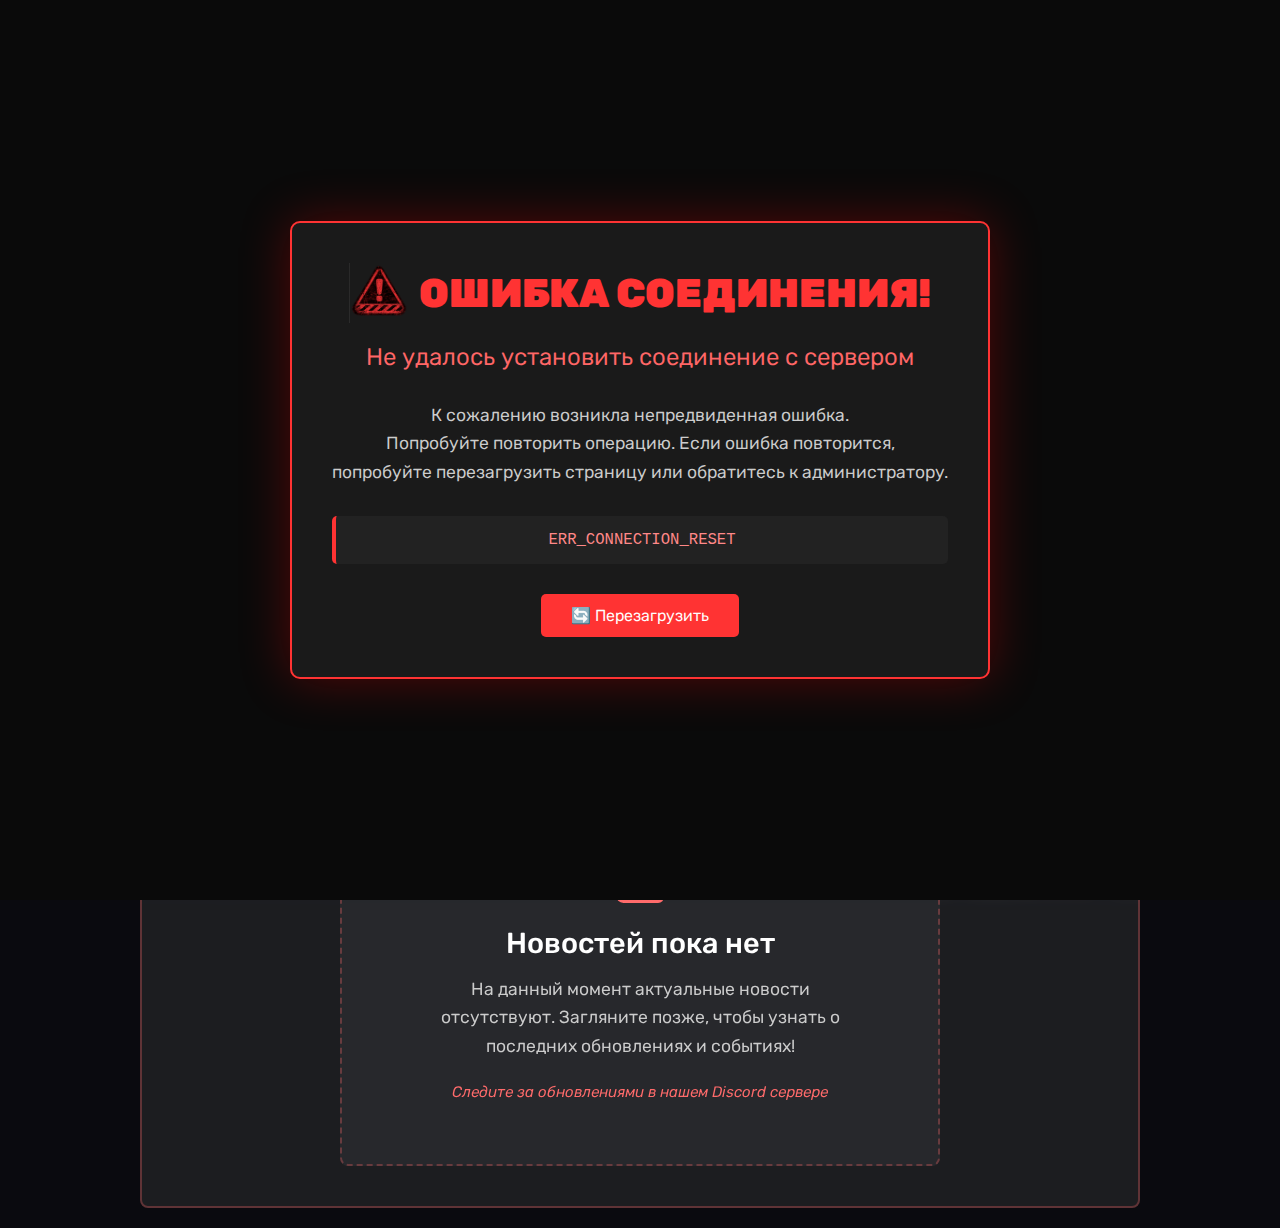
<file: news.html>
<!DOCTYPE html>
<html lang="ru">
<head>
  <meta charset="UTF-8">
  <title>Новости сайта - The Outlast Trials RU</title>
  <link rel="icon" href="logo.png" sizes="any">
  <meta name="viewport" content="width=device-width, initial-scale=1.0">
  <!-- Подключаем шрифт Rubik -->
  <link href="https://fonts.googleapis.com/css2?family=Rubik:wght@300;400;500;600;700;800;900&display=swap" rel="stylesheet">
  <link rel="stylesheet" href="https://cdnjs.cloudflare.com/ajax/libs/font-awesome/6.4.0/css/all.min.css">
  <style>
    * {
      margin: 0;
      padding: 0;
      box-sizing: border-box;
      font-family: 'Rubik', 'Segoe UI', Tahoma, Geneva, Verdana, sans-serif;
      font-weight: 380;
    }

    body {
      background-color: #0a0a0f;
      color: #f0f0f0;
      min-height: 100vh;
      display: flex;
      flex-direction: column;
      font-weight: 380;
    }

    /* Основной контейнер с фоновым изображением */
    .main-background {
      position: fixed;
      top: 0;
      left: 0;
      width: 100%;
      height: 100%;
      z-index: -2;
    }

    .bg-image {
      position: absolute;
      top: 0;
      left: 0;
      width: 100%;
      height: 100%;
      background-image: url('bg-outlast3.jpg');
      background-size: cover;
      background-position: center 50px;
      background-repeat: no-repeat;
      background-attachment: fixed;
    }

    .bg-overlay {
      position: absolute;
      top: 0;
      left: 0;
      width: 100%;
      height: 100%;
      background: linear-gradient(135deg, 
        rgba(10, 10, 15, 0.85) 0%, 
        rgba(26, 26, 46, 0.8) 50%, 
        rgba(22, 33, 62, 0.75) 100%);
    }

    /* Навбар - адаптивный */
    .navbar {
      background-color: rgba(26, 26, 46, 0.9);
      padding: 15px 20px;
      display: flex;
      justify-content: space-between;
      align-items: center;
      border-bottom: 2px solid #ff2a2a;
      box-shadow: 0 4px 12px rgba(255, 42, 42, 0.3);
      position: sticky;
      top: 0;
      z-index: 1000;
      backdrop-filter: blur(10px);
    }

    .nav-left {
      display: flex;
      align-items: center;
    }

    .logo {
      display: flex;
      align-items: center;
      gap: 12px;
    }

    .logo-img {
      height: 45px;
      width: auto;
      border-radius: 8px;
    }

    .site-name {
      font-size: 20px;
      font-weight: 500;
      color: #ff2a2a;
      text-shadow: 0 0 10px rgba(255, 42, 42, 0.5);
    }

    .nav-right {
      display: flex;
    }

    .nav-menu {
      display: flex;
      list-style: none;
      gap: 15px;
    }

    .nav-menu li a {
      color: #f0f0f0;
      text-decoration: none;
      font-size: 16px;
      padding: 8px 12px;
      border-radius: 5px;
      transition: all 0.3s ease;
      display: flex;
      align-items: center;
      gap: 6px;
      font-weight: 400;
      background-color: rgba(40, 41, 45, 0.5);
    }

    .nav-menu li a:hover {
      background-color: #ff2a2a;
      color: white;
      transform: translateY(-2px);
    }

    .nav-menu li a.active {
      background-color: #ff2a2a;
      color: white;
    }

    /* Мобильное меню */
    .mobile-menu-btn {
      display: none;
      background: none;
      border: none;
      color: #f0f0f0;
      font-size: 24px;
      cursor: pointer;
      padding: 5px;
      z-index: 1001;
    }

    /* Основной контент */
    .content {
      max-width: 1200px;
      margin: 20px auto;
      padding: 0 15px;
      flex: 1;
      width: 100%;
      position: relative;
      z-index: 1;
    }

    .page-header {
      text-align: center;
      padding: 20px 0;
      margin-bottom: 20px;
      max-width: 1000px;
      margin-left: auto;
      margin-right: auto;
    }

    .page-title {
      color: #f0f0f0;
      font-size: 42px;
      margin-bottom: 15px;
      letter-spacing: 1.2px;
      font-weight: 700;
      text-transform: uppercase;
      opacity: 0;
      transform: translateY(-30px);
      transition: opacity 1s ease, transform 1s ease;
      font-size: 5rem;
      text-shadow: 0 0 15px #252dfa, 1px 1px 0 #fff, 1px -1px 0 #fff, -1px 1px 0 #fff, -1px -1px 0 #fff;
      margin-bottom: 40px;
    }

    .page-title i {
      font-size: 2.5rem;
      color: #ff6b6b;
      text-shadow: 0 0 8px #ff6b6b;
    }

    .page-description {
      font-size: 1.1rem;
      color: #f0f0f0;
      max-width: 800px;
      margin: 0 auto;
      line-height: 1.5;
      padding: 15px 20px;
      text-align: center;
      background-color: rgba(40, 41, 45, 0.7);
      border-radius: 8px;
      border: 1px solid rgba(255, 107, 107, 0.3);
      backdrop-filter: blur(5px);
      opacity: 0;
      transform: translateY(30px);
      transition: opacity 1s ease 0.2s, transform 1s ease 0.2s;
      font-weight: 380;
    }

    /* Панель фильтров для новостей */
    .filter-panel {
      background-color: rgba(30, 31, 34, 0.9);
      border-radius: 8px;
      padding: 15px;
      margin-bottom: 20px;
      border: 2px solid rgba(255, 107, 107, 0.4);
      box-shadow: 0 2px 10px rgba(0, 0, 0, 0.3);
      max-width: 1000px;
      margin-left: auto;
      margin-right: auto;
      backdrop-filter: blur(5px);
    }

    .filter-container {
      display: flex;
      flex-wrap: wrap;
      gap: 15px;
      align-items: center;
      justify-content: center;
      min-height: 50px;
      min-width: 0;
    }

    /* Поле поиска */
    .search-box {
      position: relative;
      flex: 1;
      min-width: 250px;
      height: 40px;
      display: flex;
      align-items: center;
    }

    .search-icon {
      position: absolute;
      left: 10px;
      top: 50%;
      transform: translateY(-50%);
      color: #ff6b6b;
      font-size: 0.9rem;
      z-index: 2;
    }

    .search-input {
      width: 100%;
      height: 100%;
      padding: 0 35px 0 30px;
      background-color: rgba(40, 41, 45, 0.8);
      border: 1px solid rgba(255, 107, 107, 0.5);
      border-radius: 6px;
      color: white;
      font-size: 0.9rem;
      transition: all 0.3s ease;
      box-sizing: border-box;
      font-weight: 380;
    }

    .search-input:focus {
      outline: none;
      border-color: #ff6b6b;
      box-shadow: 0 0 0 2px rgba(255, 107, 107, 0.2);
    }

    .clear-btn {
      position: absolute;
      right: 8px;
      top: 50%;
      transform: translateY(-50%);
      background: none;
      border: none;
      color: #ff6b6b;
      cursor: pointer;
      font-size: 0.9rem;
      padding: 4px;
      transition: all 0.3s ease;
      display: flex;
      align-items: center;
      justify-content: center;
      width: 20px;
      height: 20px;
      z-index: 2;
    }

    .clear-btn:hover {
      color: #ff8e8e;
      transform: translateY(-50%) scale(1.1);
    }

    /* Фильтр категорий новостей */
    .category-filter {
      display: flex;
      align-items: center;
      gap: 6px;
      flex: 1;
      min-width: 200px;
      height: 40px;
    }

    .filter-label {
      color: #f0f0f0;
      font-size: 0.85rem;
      display: flex;
      align-items: center;
      gap: 5px;
      white-space: nowrap;
      height: 100%;
      align-items: center;
      font-weight: 400;
    }

    .category-select {
      flex: 1;
      padding: 0 10px;
      height: 40px;
      background-color: rgba(40, 41, 45, 0.8);
      border: 1px solid rgba(255, 107, 107, 0.5);
      border-radius: 6px;
      color: white;
      font-size: 0.85rem;
      cursor: pointer;
      box-sizing: border-box;
      font-weight: 380;
      min-width: 0;
    }

    /* Кнопки действий */
    .filter-actions {
      display: flex;
      align-items: center;
      gap: 12px;
      flex: 1;
      min-width: 250px;
      justify-content: flex-end;
    }

    .reset-btn {
      padding: 0 8px;
      height: 40px;
      background: linear-gradient(135deg, #ff6b6b, #ff4757);
      color: white;
      border: none;
      border-radius: 6px;
      font-size: 0.85rem;
      font-weight: 500;
      cursor: pointer;
      transition: all 0.3s ease;
      display: flex;
      align-items: center;
      gap: 6px;
      box-sizing: border-box;
      white-space: nowrap;
    }

    .reset-btn:hover {
      transform: translateY(-2px);
      box-shadow: 0 4px 12px rgba(255, 107, 107, 0.4);
    }

    .results-count {
      color: #f0f0f0;
      font-size: 0.85rem;
      background-color: rgba(40, 41, 45, 0.8);
      padding: 0 12px;
      height: 40px;
      display: flex;
      align-items: center;
      border-radius: 4px;
      border: 1px solid rgba(255, 107, 107, 0.3);
      box-sizing: border-box;
      white-space: nowrap;
      font-weight: 380;
    }

    /* Отображение текущей категории */
    .current-category {
      text-align: center;
      margin-bottom: 15px;
      padding: 12px 20px;
      background-color: rgba(40, 41, 45, 0.8);
      border-radius: 8px;
      border: 1px solid rgba(255, 107, 107, 0.3);
      max-width: 1000px;
      margin-left: auto;
      margin-right: auto;
      opacity: 0;
      transform: translateY(20px);
      transition: opacity 0.6s ease 0.4s, transform 0.6s ease 0.4s;
      backdrop-filter: blur(5px);
    }

    .current-category-text {
      color: #ffffff;
      font-size: 1.2rem;
      font-weight: 500;
      margin: 0;
    }

    .current-category-text .category-name {
      color: #ff6b6b;
      font-weight: 500;
    }

    /* Панель сортировки */
    .sort-panel {
      background-color: rgba(30, 31, 34, 0.9);
      border-radius: 8px;
      padding: 15px;
      margin-bottom: 20px;
      border: 2px solid rgba(88, 101, 242, 0.4);
      box-shadow: 0 2px 10px rgba(0, 0, 0, 0.3);
      max-width: 1000px;
      margin-left: auto;
      margin-right: auto;
      opacity: 0;
      transform: translateY(20px);
      transition: opacity 0.6s ease 0.6s, transform 0.6s ease 0.6s;
      backdrop-filter: blur(5px);
    }

    .sort-container {
      display: flex;
      flex-wrap: wrap;
      gap: 15px;
      align-items: center;
      justify-content: space-between;
      min-height: 50px;
    }

    /* Сортировка по дате */
    .sort-order {
      display: flex;
      align-items: center;
      gap: 10px;
      flex: 1;
      min-width: 300px;
    }

    .sort-label {
      color: #f0f0f0;
      font-size: 0.9rem;
      font-weight: 500;
      display: flex;
      align-items: center;
      gap: 8px;
      white-space: nowrap;
    }

    .sort-label i {
      color: #5865F2;
    }

    .sort-select {
      flex: 1;
      padding: 0 12px;
      height: 40px;
      background-color: rgba(40, 41, 45, 0.8);
      border: 1px solid rgba(88, 101, 242, 0.5);
      border-radius: 6px;
      color: white;
      font-size: 0.9rem;
      cursor: pointer;
      box-sizing: border-box;
      transition: all 0.3s ease;
      font-weight: 380;
    }

    .sort-select:focus {
      outline: none;
      border-color: #5865F2;
      box-shadow: 0 0 0 2px rgba(88, 101, 242, 0.2);
    }

    /* Информация о сортировке */
    .sort-info {
      display: flex;
      align-items: center;
      gap: 15px;
      flex: 1;
      min-width: 300px;
      justify-content: flex-end;
    }

    .sort-status {
      color: #f0f0f0;
      font-size: 0.85rem;
      background-color: rgba(40, 41, 45, 0.8);
      padding: 8px 15px;
      border-radius: 4px;
      border: 1px solid rgba(88, 101, 242, 0.3);
      font-weight: 380;
    }

    .sort-status .status-text {
      color: #5865F2;
      font-weight: 500;
      margin-left: 5px;
    }

    .sort-reset-btn {
      padding: 0 15px;
      height: 40px;
      background: linear-gradient(135deg, #5865F2, #4752c4);
      color: white;
      border: none;
      border-radius: 6px;
      font-size: 0.85rem;
      font-weight: 500;
      cursor: pointer;
      transition: all 0.3s ease;
      display: flex;
      align-items: center;
      gap: 6px;
      box-sizing: border-box;
      white-space: nowrap;
    }

    .sort-reset-btn:hover {
      transform: translateY(-2px);
      box-shadow: 0 4px 12px rgba(88, 101, 242, 0.4);
    }

    /* Контейнер новостей */
    .news-container {
      background-color: rgba(30, 31, 34, 0.9);
      border-radius: 8px;
      padding: 20px;
      border: 2px solid rgba(255, 107, 107, 0.3);
      max-width: 1000px;
      margin-left: auto;
      margin-right: auto;
      min-height: 200px;
      opacity: 0;
      transform: translateY(20px);
      transition: opacity 0.6s ease 0.8s, transform 0.6s ease 0.8s;
      backdrop-filter: blur(5px);
    }

    .news-list {
      display: grid;
      gap: 15px;
    }

    /* Карточка новости */
    .news-card-detailed {
      background-color: rgba(40, 41, 45, 0.9);
      border-radius: 8px;
      padding: 20px;
      border: 1px solid rgba(255, 255, 255, 0.1);
      transition: all 0.3s ease;
      display: flex;
      flex-direction: column;
      gap: 15px;
      opacity: 0;
      transform: translateY(20px);
      backdrop-filter: blur(5px);
      min-width: 0;
    }

    .news-card-detailed.animated {
      opacity: 1;
      transform: translateY(0);
      transition: opacity 0.5s ease, transform 0.5s ease;
    }

    .news-card-detailed:hover {
      transform: translateY(-5px);
      box-shadow: 0 8px 20px rgba(0, 0, 0, 0.4);
      border-color: rgba(255, 107, 107, 0.5);
      background-color: rgba(40, 41, 45, 0.95);
    }

    .news-header {
      display: flex;
      justify-content: space-between;
      align-items: center;
      margin-bottom: 5px;
      flex-wrap: wrap;
      gap: 10px;
    }

    /* Стили для категорий новостей с бортиками */
    .news-category-badge {
      padding: 6px 15px;
      border-radius: 25px;
      font-size: 0.85rem;
      font-weight: 600;
      display: inline-block;
      text-transform: uppercase;
      letter-spacing: 0.5px;
      border: 1px solid;
    }

    .news-category-badge.major {
      background: linear-gradient(135deg, #1e3c72, #2a5298);
      color: white;
      border-color: #4a6fa5;
    }

    .news-category-badge.regular {
      background: linear-gradient(135deg, #1e3c72, #2a5298);
      color: white;
      border-color: #4a6fa5;
    }

    .news-category-badge.hotfix {
      background: linear-gradient(135deg, #4a4a4a, #2d2d2d);
      color: white;
      border-color: #666;
    }

    .news-category-badge.news {
      background: linear-gradient(135deg, #2c3e50, #3498db);
      color: white;
      border-color: #5dade2;
    }

    .news-date {
      color: #999;
      font-size: 0.9rem;
      display: flex;
      align-items: center;
      gap: 5px;
    }

    .news-title {
      font-size: 1.8rem;
      color: #ffffff;
      font-weight: 500;
      margin-bottom: 5px;
      line-height: 1.3;
    }

    /* Заголовок карточки с кнопкой */
    .news-card-header {
      display: flex;
      align-items: flex-start;
      justify-content: space-between;
      gap: 15px;
      width: 100%;
    }

    .news-card-header .news-title {
      flex: 1;
      margin-bottom: 0;
    }

    .more-btn {
      background: none;
      border: none;
      color: #ff6b6b;
      cursor: pointer;
      font-size: 0.9rem;
      display: flex;
      align-items: center;
      gap: 5px;
      padding: 8px 15px;
      border-radius: 4px;
      transition: all 0.3s ease;
      font-weight: 500;
      white-space: nowrap;
      background-color: rgba(255, 107, 107, 0.1);
      border: 1px solid rgba(255, 107, 107, 0.3);
    }

    .more-btn:hover {
      background-color: rgba(255, 107, 107, 0.2);
      transform: translateY(-2px);
    }

    .more-btn i {
      transition: transform 0.3s ease;
      font-size: 0.8rem;
    }

    .more-btn.expanded i {
      transform: rotate(180deg);
    }

    .more-btn.expanded {
      background-color: rgba(255, 107, 107, 0.2);
      border-color: #ff6b6b;
    }

    /* Контент новости (скрыт по умолчанию) */
    .news-content-detailed {
      max-height: 0;
      overflow: hidden;
      transition: max-height 0.5s cubic-bezier(0.4, 0, 0.2, 1);
      background-color: rgba(30, 31, 34, 0.7);
      border-radius: 6px;
      margin-top: 0;
      opacity: 0;
      color: #cccccc;
      line-height: 1.6;
      font-size: 1rem;
      font-weight: 380;
      white-space: pre-wrap;
      word-wrap: break-word;
    }

    .news-content-detailed.expanded {
      max-height: none;
      padding: 15px;
      margin-top: 10px;
      opacity: 1;
      transition: max-height 0.5s cubic-bezier(0.4, 0, 0.2, 1), 
                  opacity 0.3s ease 0.2s,
                  margin-top 0.3s ease;
    }

    .news-content-detailed ul, 
    .news-content-detailed ol {
      margin: 10px 0 10px 25px;
    }

    .news-content-detailed li {
      margin-bottom: 5px;
    }

    .news-content-detailed p {
      margin-bottom: 10px;
    }

    /* Сообщение "ничего не найдено" и "нет новостей" */
    .no-results, .empty-news {
      text-align: center;
      padding: 60px 20px;
      background-color: rgba(40, 41, 45, 0.9);
      border-radius: 8px;
      border: 2px dashed rgba(255, 107, 107, 0.3);
      margin: 20px auto;
      max-width: 600px;
      backdrop-filter: blur(5px);
    }

    .no-results i, .empty-news i {
      color: #ff6b6b;
      margin-bottom: 20px;
      font-size: 3rem;
    }

    .no-results h3, .empty-news h3 {
      color: #ffffff;
      font-size: 1.8rem;
      margin-bottom: 15px;
      font-weight: 500;
    }

    .no-results p, .empty-news p {
      color: #cccccc;
      font-size: 1.1rem;
      font-weight: 380;
      max-width: 400px;
      margin: 0 auto;
      line-height: 1.6;
    }

    .empty-news .suggestion {
      margin-top: 20px;
      font-size: 0.95rem;
      color: #ff6b6b;
      font-style: italic;
    }

    /* Адаптивность */
    @media (max-width: 992px) {
      .sort-container {
        flex-direction: column;
        align-items: stretch;
        gap: 12px;
      }
      
      .search-box,
      .category-filter,
      .filter-actions,
      .sort-order,
      .sort-info {
        min-width: 100%;
      }
      
      .filter-actions,
      .sort-info {
        justify-content: center;
        flex-direction: column;
        gap: 12px;
      }
      
      .reset-btn,
      .sort-reset-btn {
        width: 100%;
        justify-content: center;
      }
      
      .results-count,
      .sort-status {
        width: 100%;
        justify-content: center;
        display: flex;
      }
    }

    @media (max-width: 768px) {
      .bg-image {
        background-image: url('bg-outlast-mobile.jpg');
        background-position: center top;
        background-attachment: scroll;
        background-position-y: 65px;
        width: 100%;
        height: 100%;
      }
      
      .navbar {
        padding: 12px 15px;
        flex-wrap: wrap;
      }
      
      .logo-img {
        height: 40px;
      }
      
      .site-name {
        font-size: 18px;
      }
      
      .mobile-menu-btn {
        display: block;
      }
      
      .nav-menu {
        display: none;
        position: absolute;
        top: 100%;
        left: 0;
        right: 0;
        background-color: rgba(26, 26, 46, 0.95);
        flex-direction: column;
        padding: 15px;
        border-top: 1px solid #2a2a3e;
        border-bottom: 2px solid #ff2a2a;
        box-shadow: 0 5px 15px rgba(0, 0, 0, 0.3);
        z-index: 999;
        backdrop-filter: blur(10px);
      }
      
      .nav-menu.active {
        display: flex !important;
      }
      
      .nav-menu li {
        width: 100%;
      }
      
      .nav-menu li a {
        justify-content: center;
        padding: 12px;
        font-size: 18px;
        width: 100%;
      }
      
      .page-title {
        font-size: 2rem;
        flex-direction: column;
        gap: 10px;
      }
      
      .page-title i {
        font-size: 1.8rem;
      }
      
      .page-description {
        font-size: 0.95rem;
        padding: 12px 15px;
      }
      
      .filter-panel,
      .sort-panel {
        padding: 12px;
      }
      
      .current-category {
        padding: 8px 15px;
      }
      
      .current-category-text {
        font-size: 1rem;
      }
      
      .news-container {
        padding: 15px;
      }
      
      .news-list {
        grid-template-columns: 1fr;
        gap: 12px;
      }
      
      .news-card-detailed {
        padding: 15px;
      }
      
      .news-title {
        font-size: 1.4rem;
      }
      
      .news-date {
        font-size: 0.8rem;
      }
      
      .bg-image {
        background-attachment: scroll;
      }
      
      .empty-news h3 {
        font-size: 1.5rem;
      }
      
      .empty-news p {
        font-size: 1rem;
      }
      
      .news-card-header {
        flex-direction: column;
        align-items: flex-start;
        gap: 10px;
      }
      
      .more-btn {
        width: 100%;
        justify-content: center;
      }
    }

    @media (max-width: 480px) {
      .page-title {
        font-size: 1.6rem;
      }
      
      .page-title i {
        font-size: 1.5rem;
      }
      
      .page-description {
        font-size: 0.85rem;
        padding: 10px;
      }
      
      .search-input,
      .category-select,
      .sort-select {
        font-size: 0.8rem;
      }
      .search-input {
        height: 3em;
      }
      
      .reset-btn,
      .sort-reset-btn {
        font-size: 0.8rem;
        padding: 0 12px;
      }
      
      .results-count,
      .sort-status {
        font-size: 0.8rem;
      }
      
      .news-title {
        font-size: 1.2rem;
      }
      
      .news-category-badge {
        font-size: 0.75rem;
        padding: 4px 12px;
      }
    }
  </style>
</head>
<body>
  <!-- Фоновое изображение -->
  <div class="main-background">
    <div class="bg-image"></div>
    <div class="bg-overlay"></div>
  </div>

  <!-- Навбар -->
  <nav class="navbar">
    <div class="nav-left">
      <div class="logo">
        <img src="logo.png" alt="Логотип" class="logo-img">
        <span class="site-name">The Outlast Trials RU</span>
      </div>
    </div>
    <button class="mobile-menu-btn" id="mobile-menu-btn">
      <i class="fas fa-bars"></i>
    </button>
    <div class="nav-right">
      <ul class="nav-menu" id="nav-menu">
        <li><a href="index.html"><i class="fas fa-home"></i> Главная</a></li>
        <li><a href="roles.html"><i class="fas fa-users"></i> Справочник ролей</a></li>
        <li><a href="news.html" class="active"><i class="fas fa-newspaper"></i> Новости сайта</a></li>
      </ul>
    </div>
  </nav>

  <main class="content">
    <section class="page-header">
      <h1 class="page-title">
        НОВОСТИ САЙТА
      </h1>
      <p class="page-description">
        В этом разделе Вы сможете ознакомиться со всеми грядущими или уже имеющимися обновлениями, 
        исправлениями ошибок, а также с новыми ролями, которые в скором времени появятся на сайте.<br><br>
        Следите за актуальными новостями, чтобы всегда быть в курсе последних событий и изменений!
      </p>
    </section>

    <section class="filter-panel">
      <div class="filter-container">
        <div class="search-box">
          <i class="fas fa-search search-icon"></i>
          <input type="text" id="news-search" placeholder="Поиск по заголовку..." class="search-input">
          <button id="clear-search" class="clear-btn" title="Очистить поиск">
            <i class="fas fa-times"></i>
          </button>
        </div>

        <div class="category-filter">
          <label for="category-select" class="filter-label">
            <i class="fas fa-filter"></i> Категория:
          </label>
          <select id="category-select" class="category-select">
            <option value="all">Все категории</option>
            <option value="major">🔥 Крупное обновление</option>
            <option value="regular">📰 Обычное обновление</option>
            <option value="hotfix">🔧 Hotfix Patch Note</option>
            <option value="news">📢 Новости</option>
          </select>
        </div>

        <div class="filter-actions">
          <button id="reset-filters" class="reset-btn">
            <i class="fas fa-redo"></i> Сбросить фильтры
          </button>
          <span id="results-count" class="results-count">Новостей: <span>0</span></span>
        </div>
      </div>
    </section>

    <!-- Блок отображения текущей категории -->
    <div class="current-category">
      <p id="current-category-text" class="current-category-text">
        Категория: <span class="category-name">Все</span>
      </p>
    </div>

    <!-- Панель сортировки -->
    <section class="sort-panel">
      <div class="sort-container">
        <div class="sort-order">
          <label for="sort-select" class="sort-label">
            <i class="fas fa-sort-amount-down"></i> Сортировать по дате:
          </label>
          <select id="sort-select" class="sort-select">
            <option value="newest">Сначала новые</option>
            <option value="oldest">Сначала старые</option>
          </select>
        </div>

        <div class="sort-info">
          <span id="sort-status" class="sort-status">
            Сортировка: <span class="status-text">Сначала новые</span>
          </span>
          <button id="reset-sort" class="sort-reset-btn">
            <i class="fas fa-sync-alt"></i> Сбросить сортировку
          </button>
        </div>
      </div>
    </section>

    <section class="news-container">
      <div id="news-list" class="news-list"></div>
      <div id="empty-news" class="empty-news" style="display: none;">
        <i class="fas fa-newspaper fa-3x"></i>
        <h3>Новостей пока нет</h3>
        <p>На данный момент актуальные новости отсутствуют. Загляните позже, чтобы узнать о последних обновлениях и событиях!</p>
        <p class="suggestion">Следите за обновлениями в нашем Discord сервере</p>
      </div>
      <div id="no-results" class="no-results" style="display: none;">
        <i class="fas fa-search fa-3x"></i>
        <h3>Новости не найдены</h3>
        <p>Попробуйте изменить параметры поиска или выбрать другую категорию</p>
      </div>
    </section>
  </main>

  <script src="news.js"></script>
  <script src="maintenance-mode.js"></script>

  <script>
    // Переменная для хранения текущих отфильтрованных новостей
    let currentFilteredNews = [];
    
    // Функция для форматирования даты
    function formatDate(dateString) {
      const options = { 
        day: 'numeric', 
        month: 'long', 
        year: 'numeric',
        hour: '2-digit',
        minute: '2-digit'
      };
      return new Date(dateString).toLocaleDateString('ru-RU', options);
    }

    // Функция для получения названия категории
    function getCategoryName(category) {
      const categories = {
        'major': '🔥 Крупное обновление',
        'regular': '📰 Обычное обновление',
        'hotfix': '🔧 Hotfix Patch Note',
        'news': '📢 Новости'
      };
      return categories[category] || '📰 Новость';
    }

    // Функция для анимации появления карточек новостей
    function animateNewsCards() {
      const newsCards = document.querySelectorAll('.news-card-detailed');
      newsCards.forEach((card, index) => {
        setTimeout(() => {
          card.classList.add('animated');
        }, index * 100);
      });
    }

    // Функция для обновления отображения текущей категории
    function updateCurrentCategory(category) {
      const categoryText = document.getElementById('current-category-text');
      let categoryDisplay = 'Все';
      
      if (category !== 'all') {
        categoryDisplay = getCategoryName(category);
      }
      
      categoryText.innerHTML = `Категория: <span class="category-name">${categoryDisplay}</span>`;
    }

    // Функция для обновления статуса сортировки
    function updateSortStatus(sortType) {
      const statusElement = document.getElementById('sort-status');
      let statusText = '';
      
      switch(sortType) {
        case 'newest':
          statusText = 'Сначала новые';
          break;
        case 'oldest':
          statusText = 'Сначала старые';
          break;
        default:
          statusText = 'Сначала новые';
      }
      
      statusElement.innerHTML = `Сортировка: <span class="status-text">${statusText}</span>`;
    }

    // Функция для сортировки новостей (только по дате)
    function sortNews(newsToSort, sortType) {
      const sortedNews = [...newsToSort];
      
      switch(sortType) {
        case 'newest':
          return sortedNews.sort((a, b) => new Date(b.date) - new Date(a.date));
          
        case 'oldest':
          return sortedNews.sort((a, b) => new Date(a.date) - new Date(b.date));
          
        default:
          return sortedNews.sort((a, b) => new Date(b.date) - new Date(a.date));
      }
    }

    function displayNews(newsToDisplay) {
      const newsList = document.getElementById('news-list');
      const emptyNews = document.getElementById('empty-news');
      const noResults = document.getElementById('no-results');
      const resultsCount = document.querySelector('#results-count span');
      
      newsList.innerHTML = '';
      resultsCount.textContent = newsToDisplay.length;
      
      // Проверяем, есть ли вообще новости
      if (typeof news === 'undefined' || news.length === 0) {
        emptyNews.style.display = 'block';
        noResults.style.display = 'none';
        return;
      }
      
      if (newsToDisplay.length === 0) {
        emptyNews.style.display = 'none';
        noResults.style.display = 'block';
        return;
      }
      
      emptyNews.style.display = 'none';
      noResults.style.display = 'none';
      
      newsToDisplay.forEach(item => {
        const newsCard = document.createElement('div');
        newsCard.className = 'news-card-detailed';
        
        const categoryClass = item.category || 'regular';
        const categoryName = getCategoryName(item.category);
        const formattedDate = formatDate(item.date);
        
        // Форматируем контент с сохранением переносов строк
        let formattedContent = item.content
          .replace(/\\n/g, '\n')
          .replace(/\n/g, '<br>')
          .replace(/- /g, '• ')
          .replace(/• /g, '<span style="margin-left: 20px; display: inline-block;">• </span>');
        
        // Создаем карточку с кнопкой "Подробнее"
        newsCard.innerHTML = `
          <div class="news-header">
            <span class="news-category-badge ${categoryClass}">${categoryName}</span>
            <span class="news-date"><i class="far fa-calendar-alt"></i> ${formattedDate}</span>
          </div>
          <div class="news-card-header">
            <h2 class="news-title">${item.title}</h2>
            <button class="more-btn" data-expanded="false">
              <span>Подробнее</span>
              <i class="fas fa-chevron-down"></i>
            </button>
          </div>
          <div class="news-content-detailed">${formattedContent}</div>
        `;
        
        newsList.appendChild(newsCard);
        
        // Добавляем обработчик для кнопки "Подробнее"
        const moreBtn = newsCard.querySelector('.more-btn');
        const contentBlock = newsCard.querySelector('.news-content-detailed');
        
        moreBtn.addEventListener('click', function() {
          const isExpanded = this.getAttribute('data-expanded') === 'true';
          
          if (isExpanded) {
            this.setAttribute('data-expanded', 'false');
            this.classList.remove('expanded');
            contentBlock.classList.remove('expanded');
            this.innerHTML = '<span>Подробнее</span><i class="fas fa-chevron-down"></i>';
          } else {
            this.setAttribute('data-expanded', 'true');
            this.classList.add('expanded');
            contentBlock.classList.add('expanded');
            this.innerHTML = '<span>Скрыть</span><i class="fas fa-chevron-up"></i>';
          }
        });
      });
      
      // Запуск анимации карточек
      setTimeout(animateNewsCards, 100);
    }

    function filterNews() {
      const searchTerm = document.getElementById('news-search').value.toLowerCase();
      const selectedCategory = document.getElementById('category-select').value;
      const sortType = document.getElementById('sort-select').value;
      
      updateCurrentCategory(selectedCategory);
      
      let filteredNews = news;
      
      if (selectedCategory !== 'all') {
        filteredNews = filteredNews.filter(item => item.category === selectedCategory);
      }
      
      if (searchTerm) {
        filteredNews = filteredNews.filter(item => 
          item.title.toLowerCase().includes(searchTerm)
        );
      }
      
      currentFilteredNews = filteredNews;
      const sortedNews = sortNews(currentFilteredNews, sortType);
      updateSortStatus(sortType);
      displayNews(sortedNews);
    }

    function applySorting() {
      const sortType = document.getElementById('sort-select').value;
      
      if (currentFilteredNews.length === 0 && news && news.length > 0) {
        currentFilteredNews = news;
      }
      
      const sortedNews = sortNews(currentFilteredNews, sortType);
      updateSortStatus(sortType);
      displayNews(sortedNews);
    }

    document.addEventListener('DOMContentLoaded', function() {
      // Запуск анимации заголовков
      setTimeout(() => {
        const pageTitle = document.querySelector('.page-title');
        const pageDesc = document.querySelector('.page-description');
        const currentCategory = document.querySelector('.current-category');
        const sortPanel = document.querySelector('.sort-panel');
        const newsContainer = document.querySelector('.news-container');
        
        if (pageTitle) {
          pageTitle.style.opacity = '1';
          pageTitle.style.transform = 'translateY(0)';
        }
        
        if (pageDesc) {
          pageDesc.style.opacity = '1';
          pageDesc.style.transform = 'translateY(0)';
        }
        
        if (currentCategory) {
          currentCategory.style.opacity = '1';
          currentCategory.style.transform = 'translateY(0)';
        }
        
        if (sortPanel) {
          sortPanel.style.opacity = '1';
          sortPanel.style.transform = 'translateY(0)';
        }
        
        if (newsContainer) {
          newsContainer.style.opacity = '1';
          newsContainer.style.transform = 'translateY(0)';
        }
      }, 100);
      
      // Проверяем наличие новостей
      if (typeof news === 'undefined' || news.length === 0) {
        document.getElementById('empty-news').style.display = 'block';
        document.getElementById('results-count').querySelector('span').textContent = '0';
        return;
      }
      
      // Инициализация
      updateCurrentCategory('all');
      updateSortStatus('newest');
      currentFilteredNews = news;
      
      const sortedNews = sortNews(news, 'newest');
      displayNews(sortedNews);
      
      // Обработчики для фильтрации
      document.getElementById('news-search').addEventListener('input', filterNews);
      document.getElementById('category-select').addEventListener('change', filterNews);
      
      // Обработчики для сортировки
      document.getElementById('sort-select').addEventListener('change', applySorting);
      
      // Кнопка очистки поиска
      document.getElementById('clear-search').addEventListener('click', function() {
        document.getElementById('news-search').value = '';
        filterNews();
      });
      
      // Кнопка сброса фильтров
      document.getElementById('reset-filters').addEventListener('click', function() {
        document.getElementById('news-search').value = '';
        document.getElementById('category-select').value = 'all';
        updateCurrentCategory('all');
        filterNews();
      });
      
      // Кнопка сброса сортировки
      document.getElementById('reset-sort').addEventListener('click', function() {
        document.getElementById('sort-select').value = 'newest';
        updateSortStatus('newest');
        
        if (currentFilteredNews.length === 0 && news && news.length > 0) {
          currentFilteredNews = news;
        }
        
        const sortedNews = sortNews(currentFilteredNews, 'newest');
        displayNews(sortedNews);
      });
      
      // Мобильное меню
      const mobileMenuBtn = document.getElementById('mobile-menu-btn');
      const navMenu = document.getElementById('nav-menu');
      
      if (mobileMenuBtn) {
        mobileMenuBtn.addEventListener('click', function(event) {
          event.preventDefault();
          event.stopPropagation();
          navMenu.classList.toggle('active');
          const icon = this.querySelector('i');
          if (navMenu.classList.contains('active')) {
            icon.classList.remove('fa-bars');
            icon.classList.add('fa-times');
          } else {
            icon.classList.remove('fa-times');
            icon.classList.add('fa-bars');
          }
        });
        
        // Закрытие меню при клике на ссылку
        const navLinks = document.querySelectorAll('.nav-menu a');
        navLinks.forEach(link => {
          link.addEventListener('click', function() {
            navMenu.classList.remove('active');
            const icon = mobileMenuBtn.querySelector('i');
            if (icon) {
              icon.classList.remove('fa-times');
              icon.classList.add('fa-bars');
            }
          });
        });
        
        // Закрытие меню при клике вне его
        document.addEventListener('click', function(event) {
          if (!navMenu.contains(event.target) && !mobileMenuBtn.contains(event.target)) {
            navMenu.classList.remove('active');
            const icon = mobileMenuBtn.querySelector('i');
            if (icon) {
              icon.classList.remove('fa-times');
              icon.classList.add('fa-bars');
            }
          }
        });
      }
    });
  </script>   
</body>
</html>
</file>
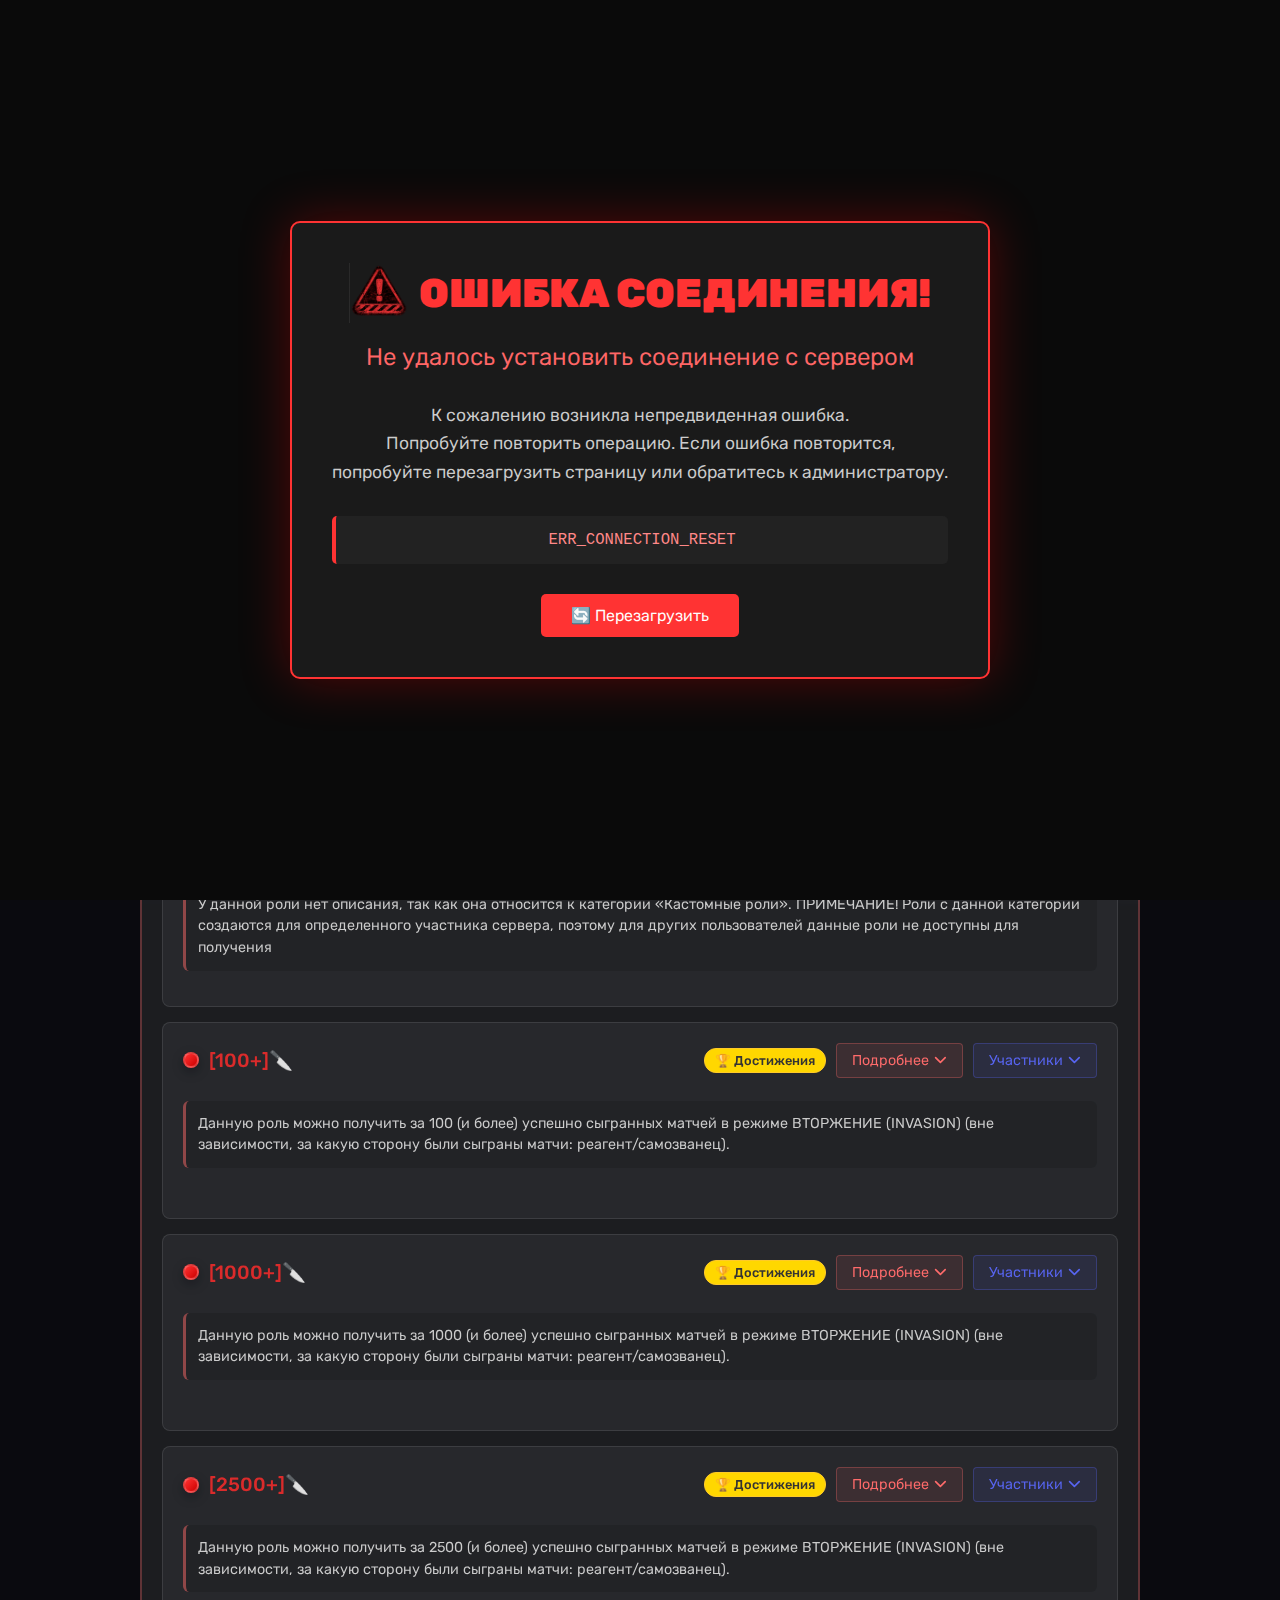
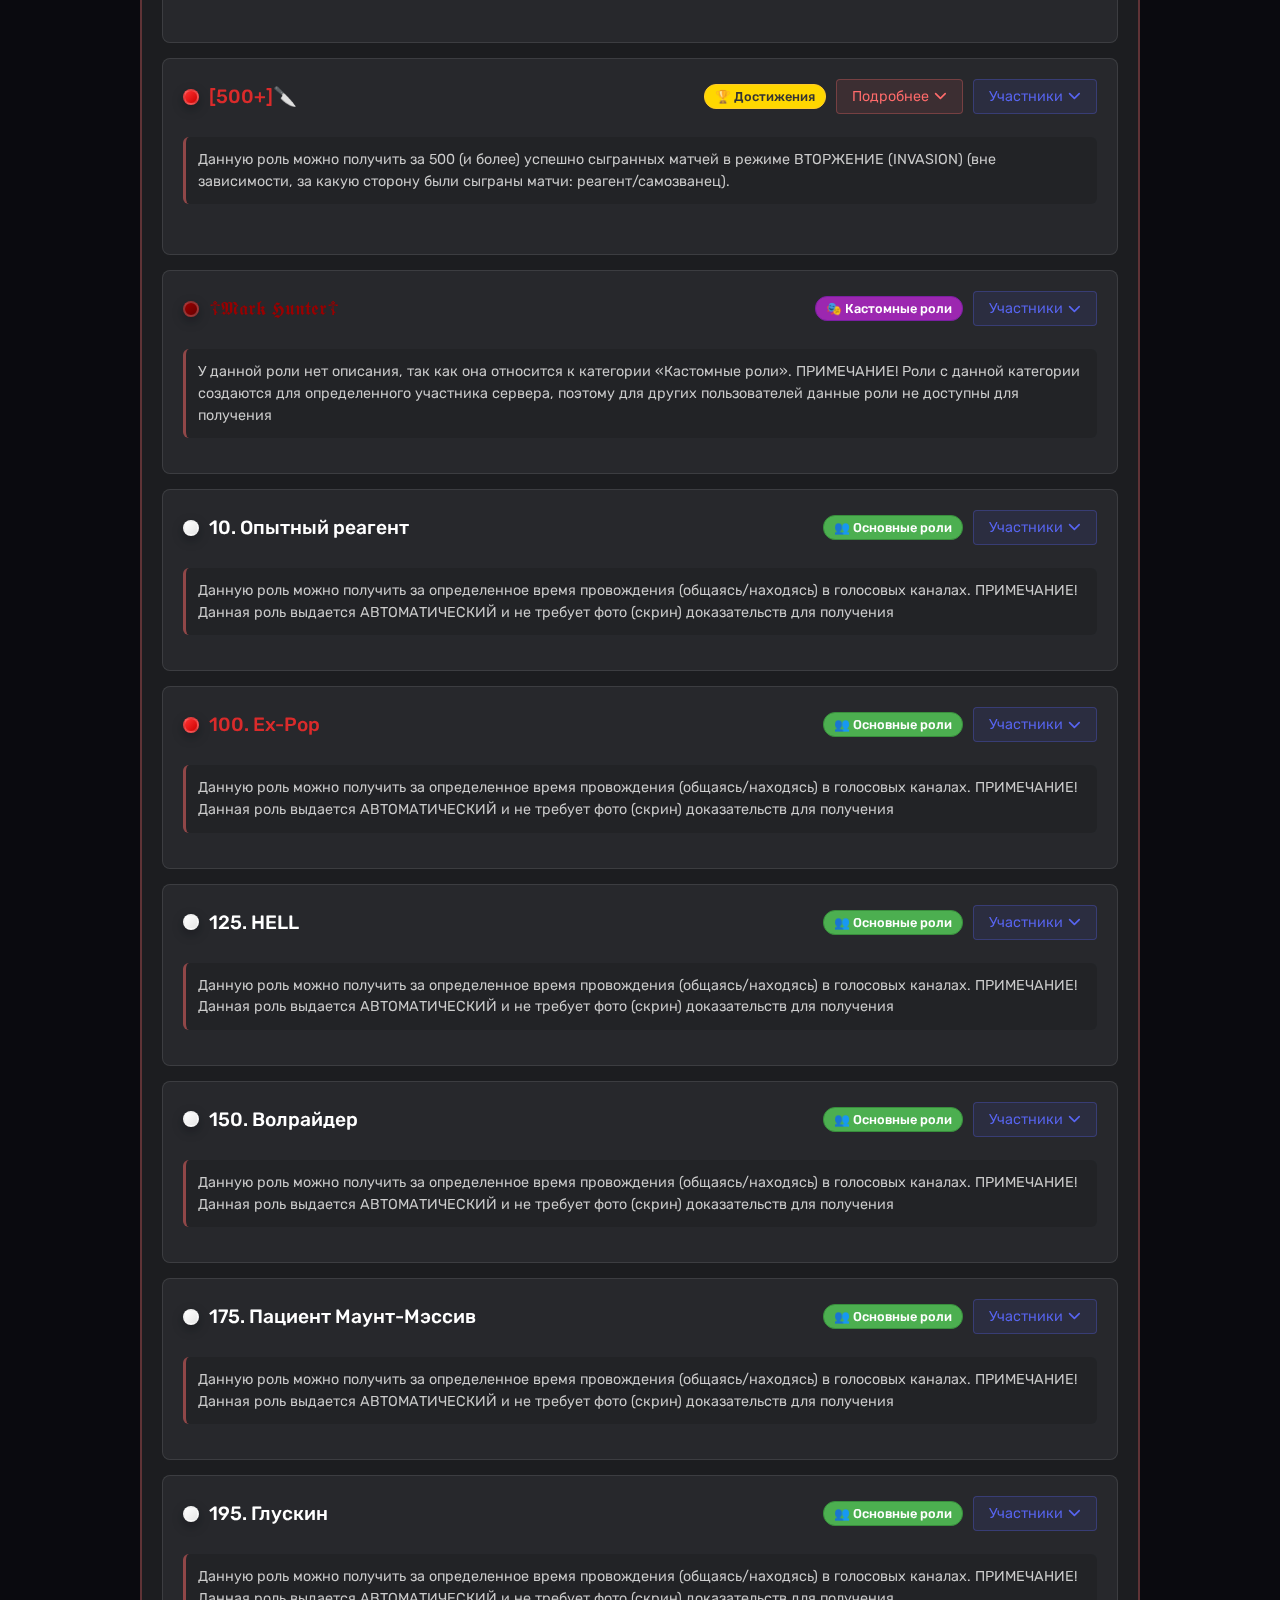
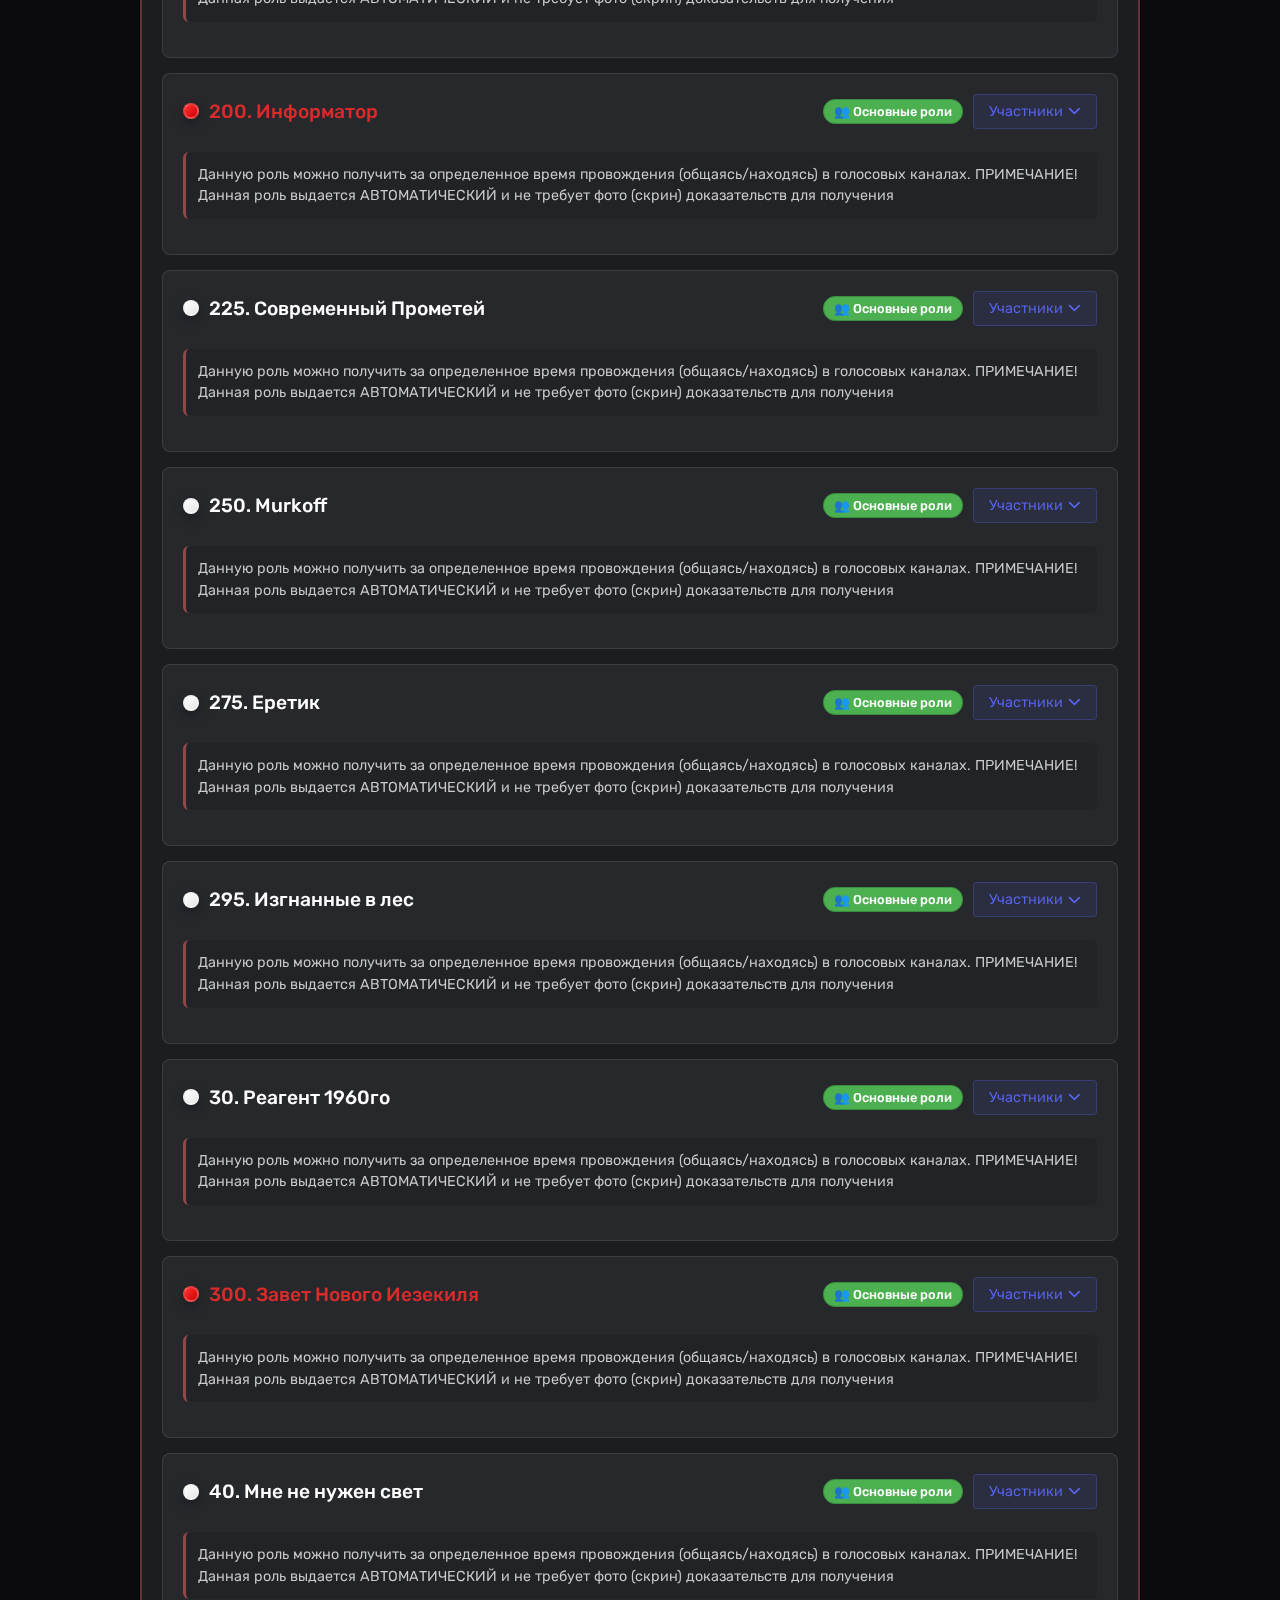
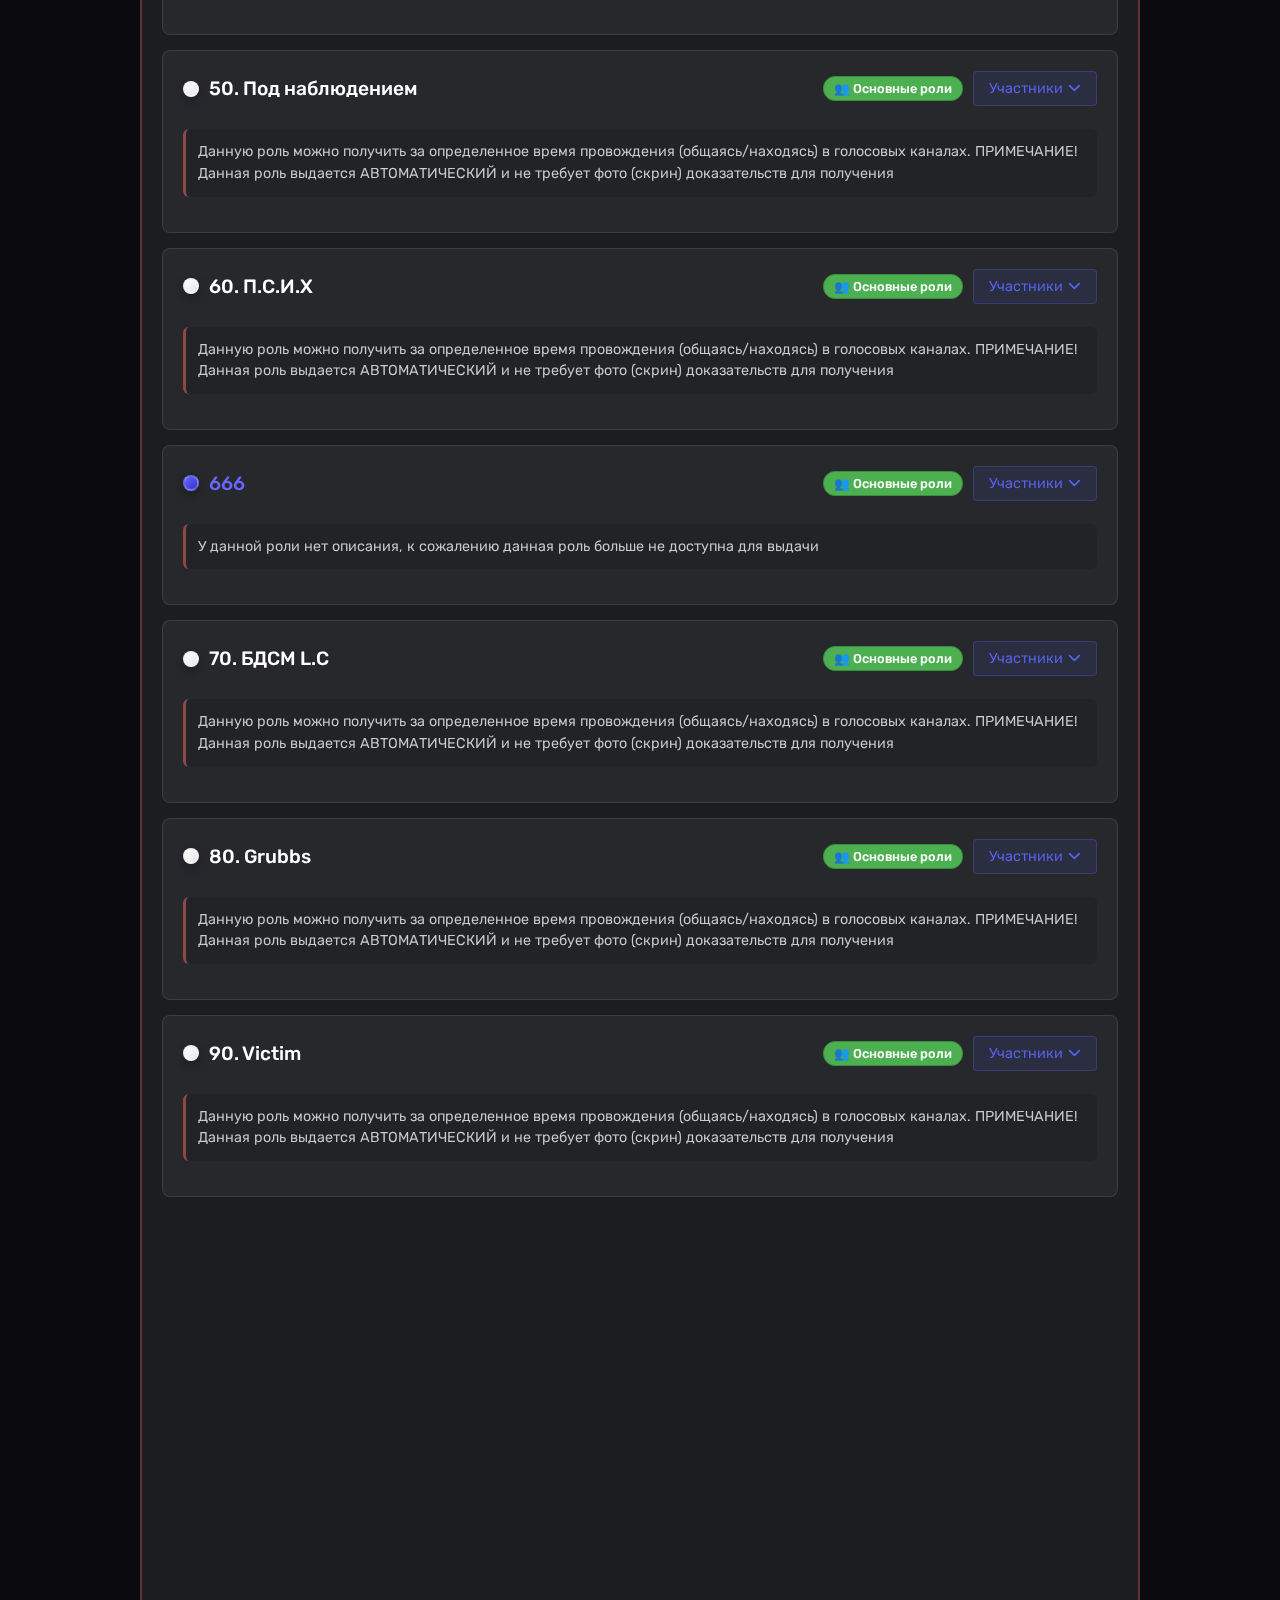
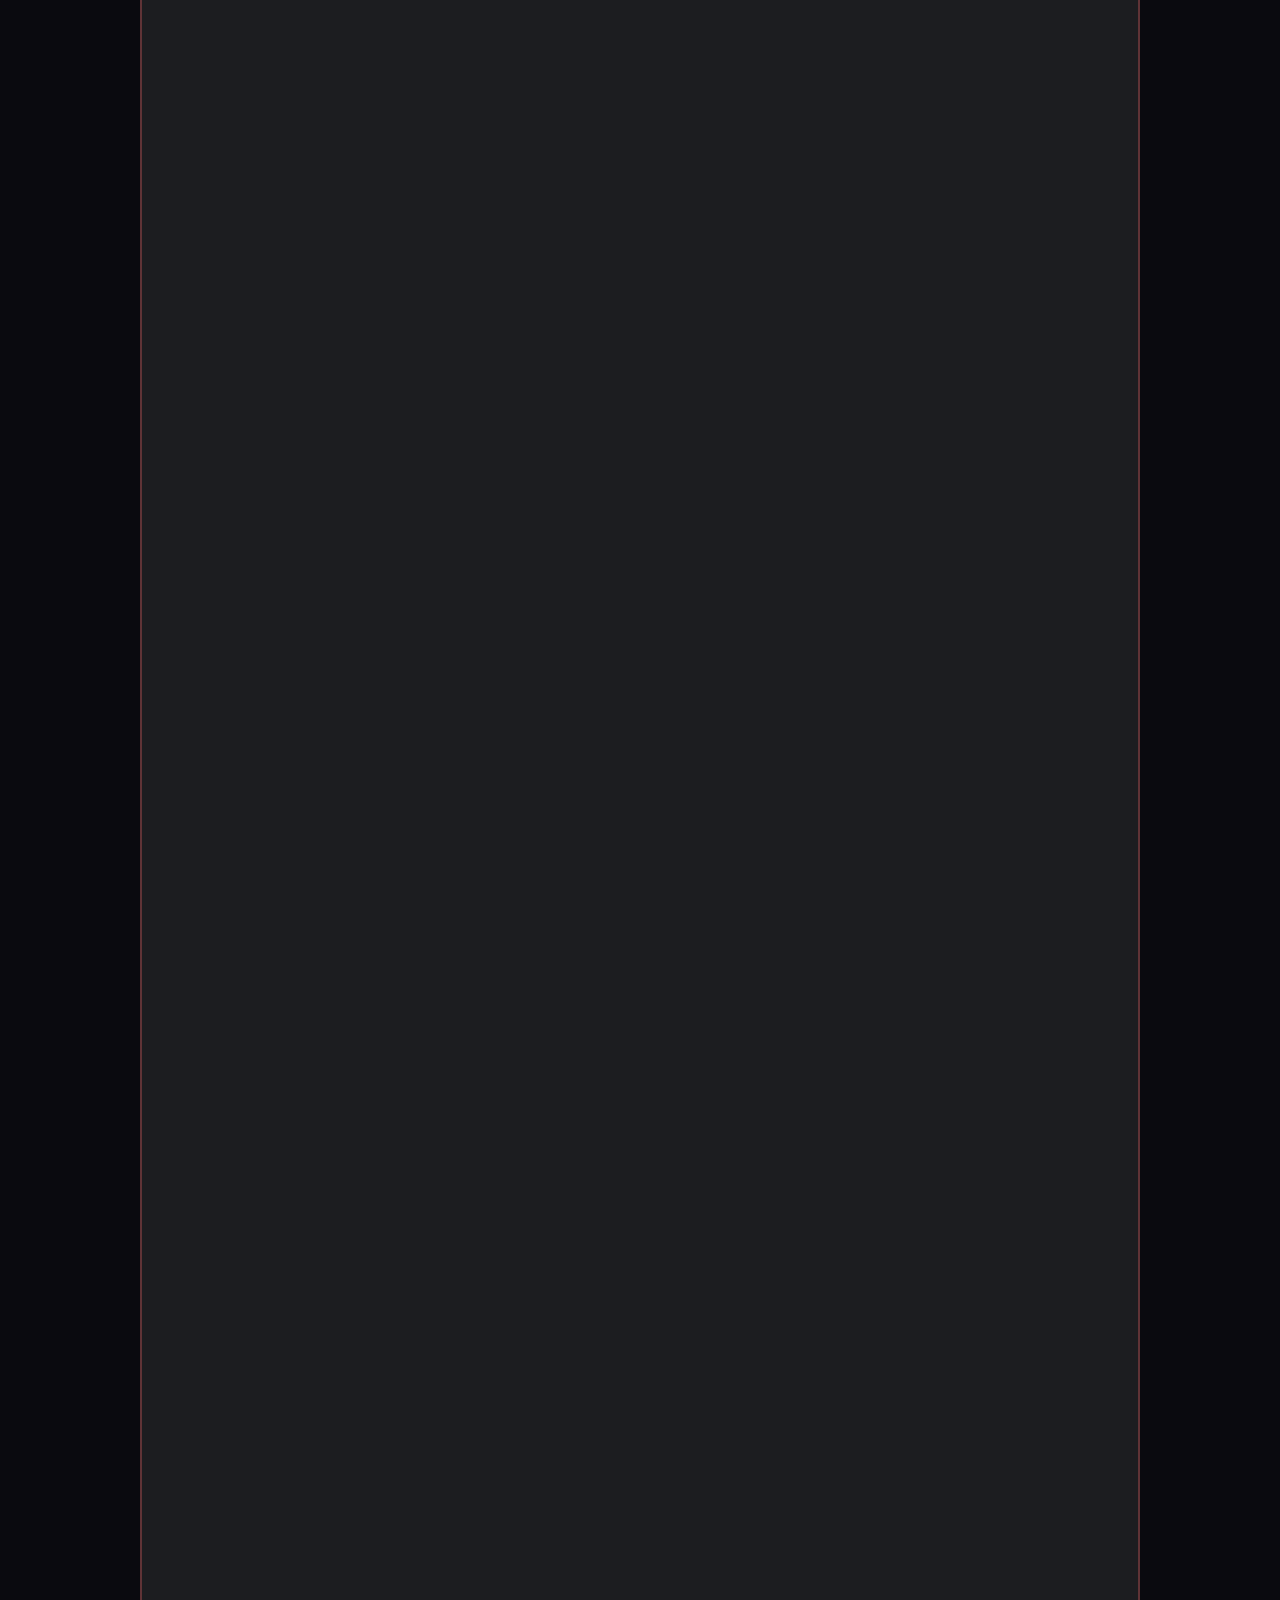
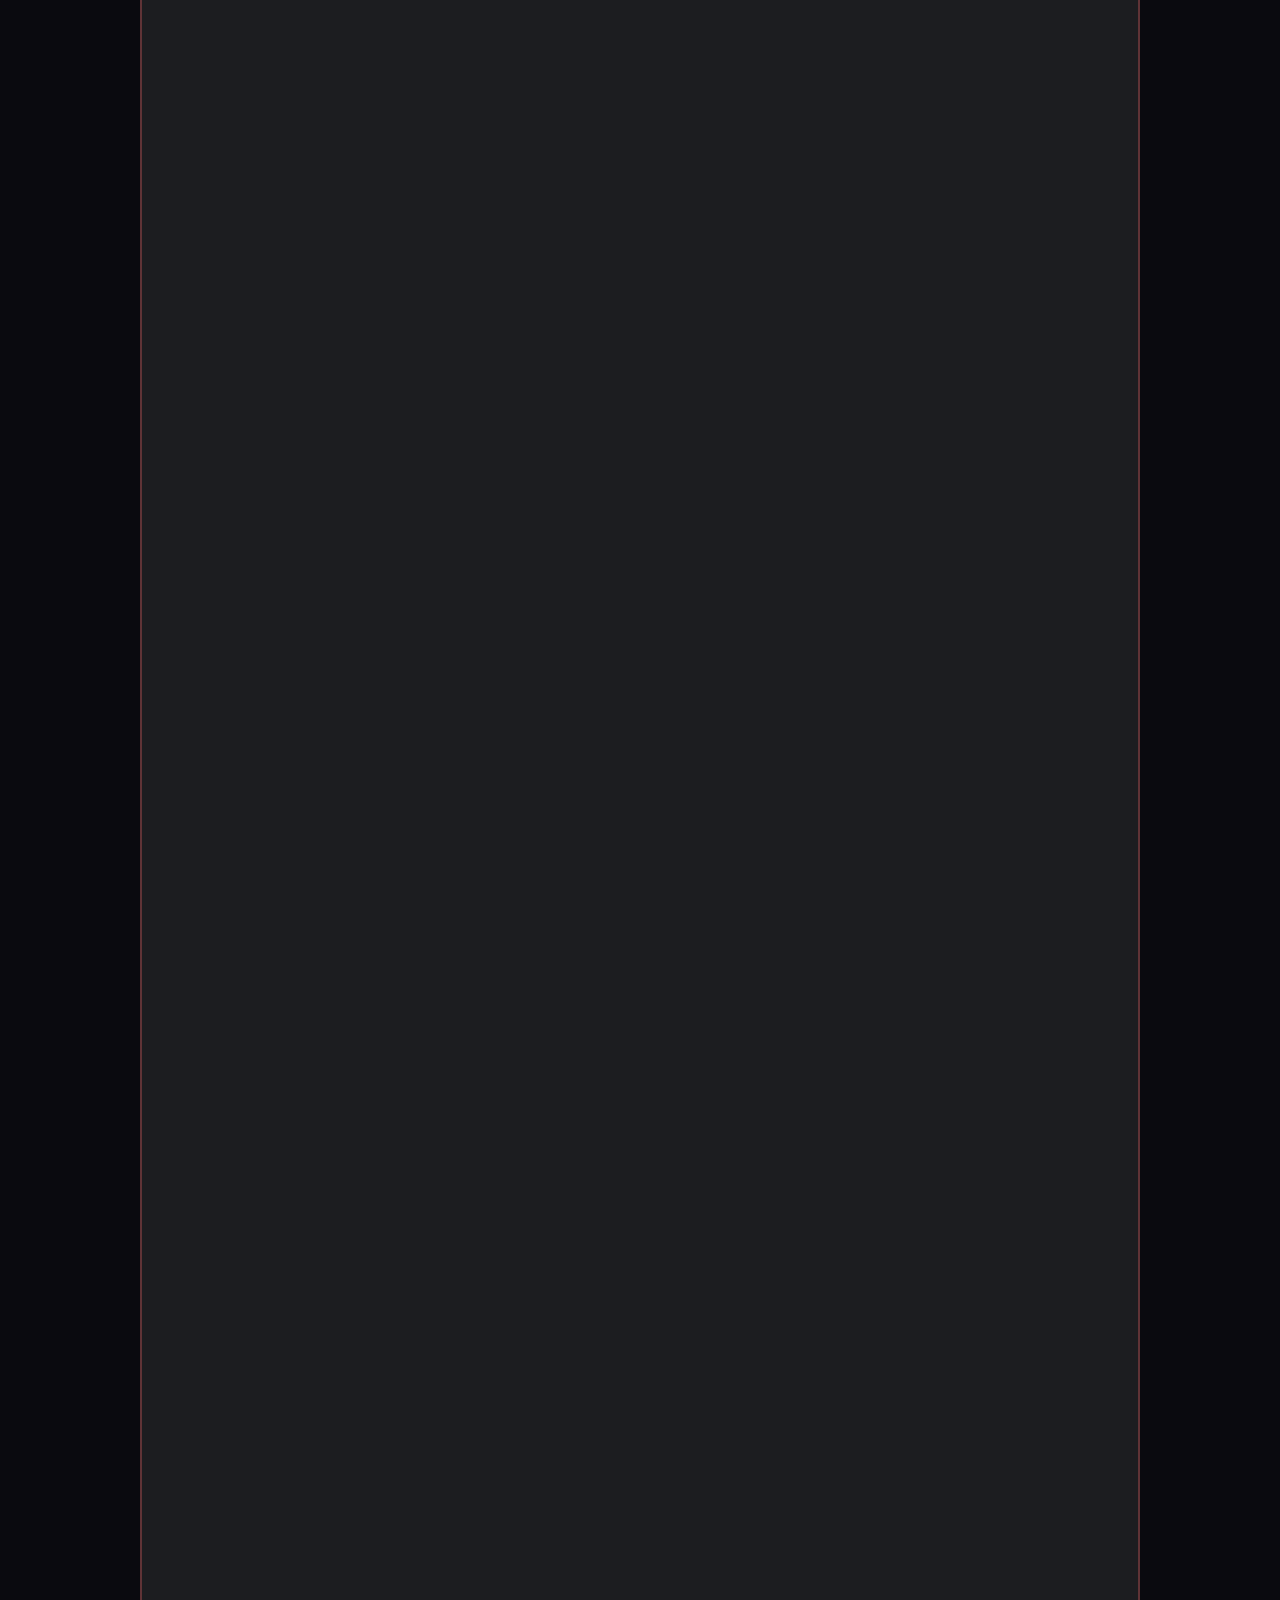
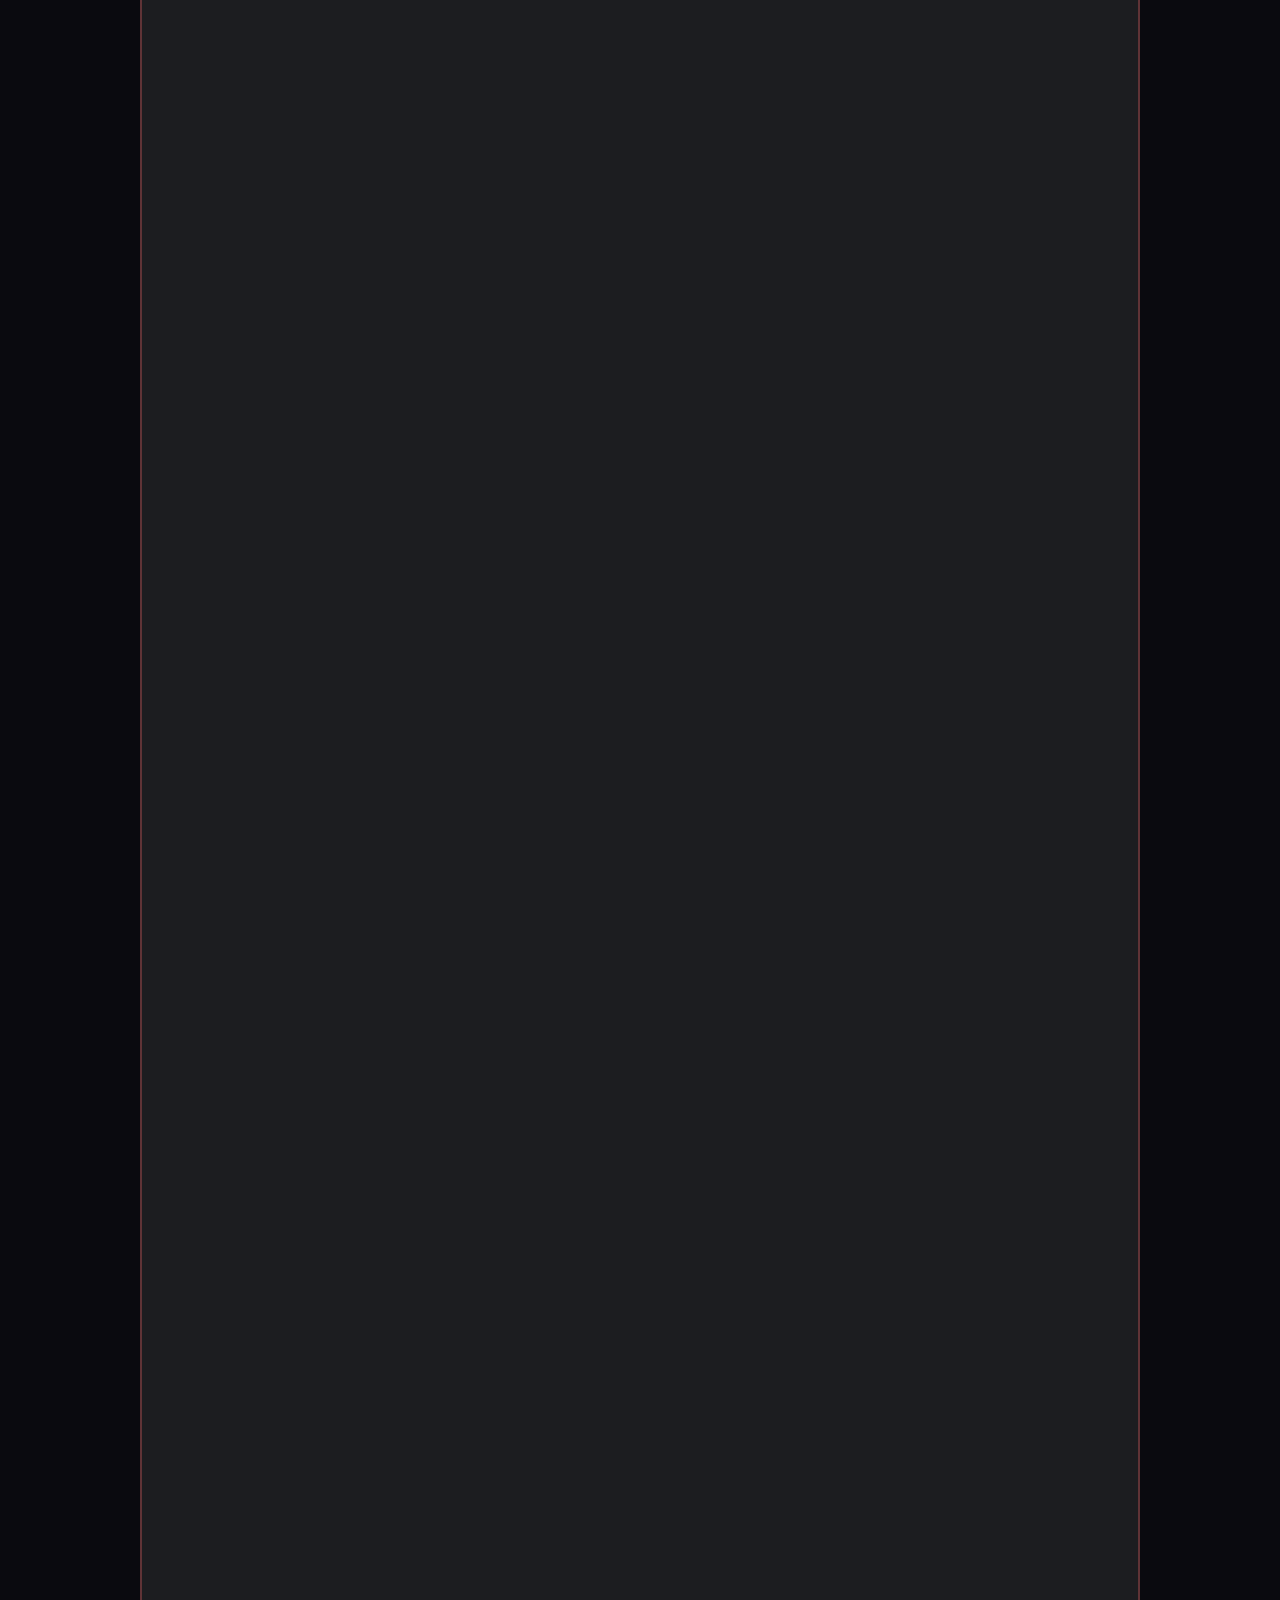
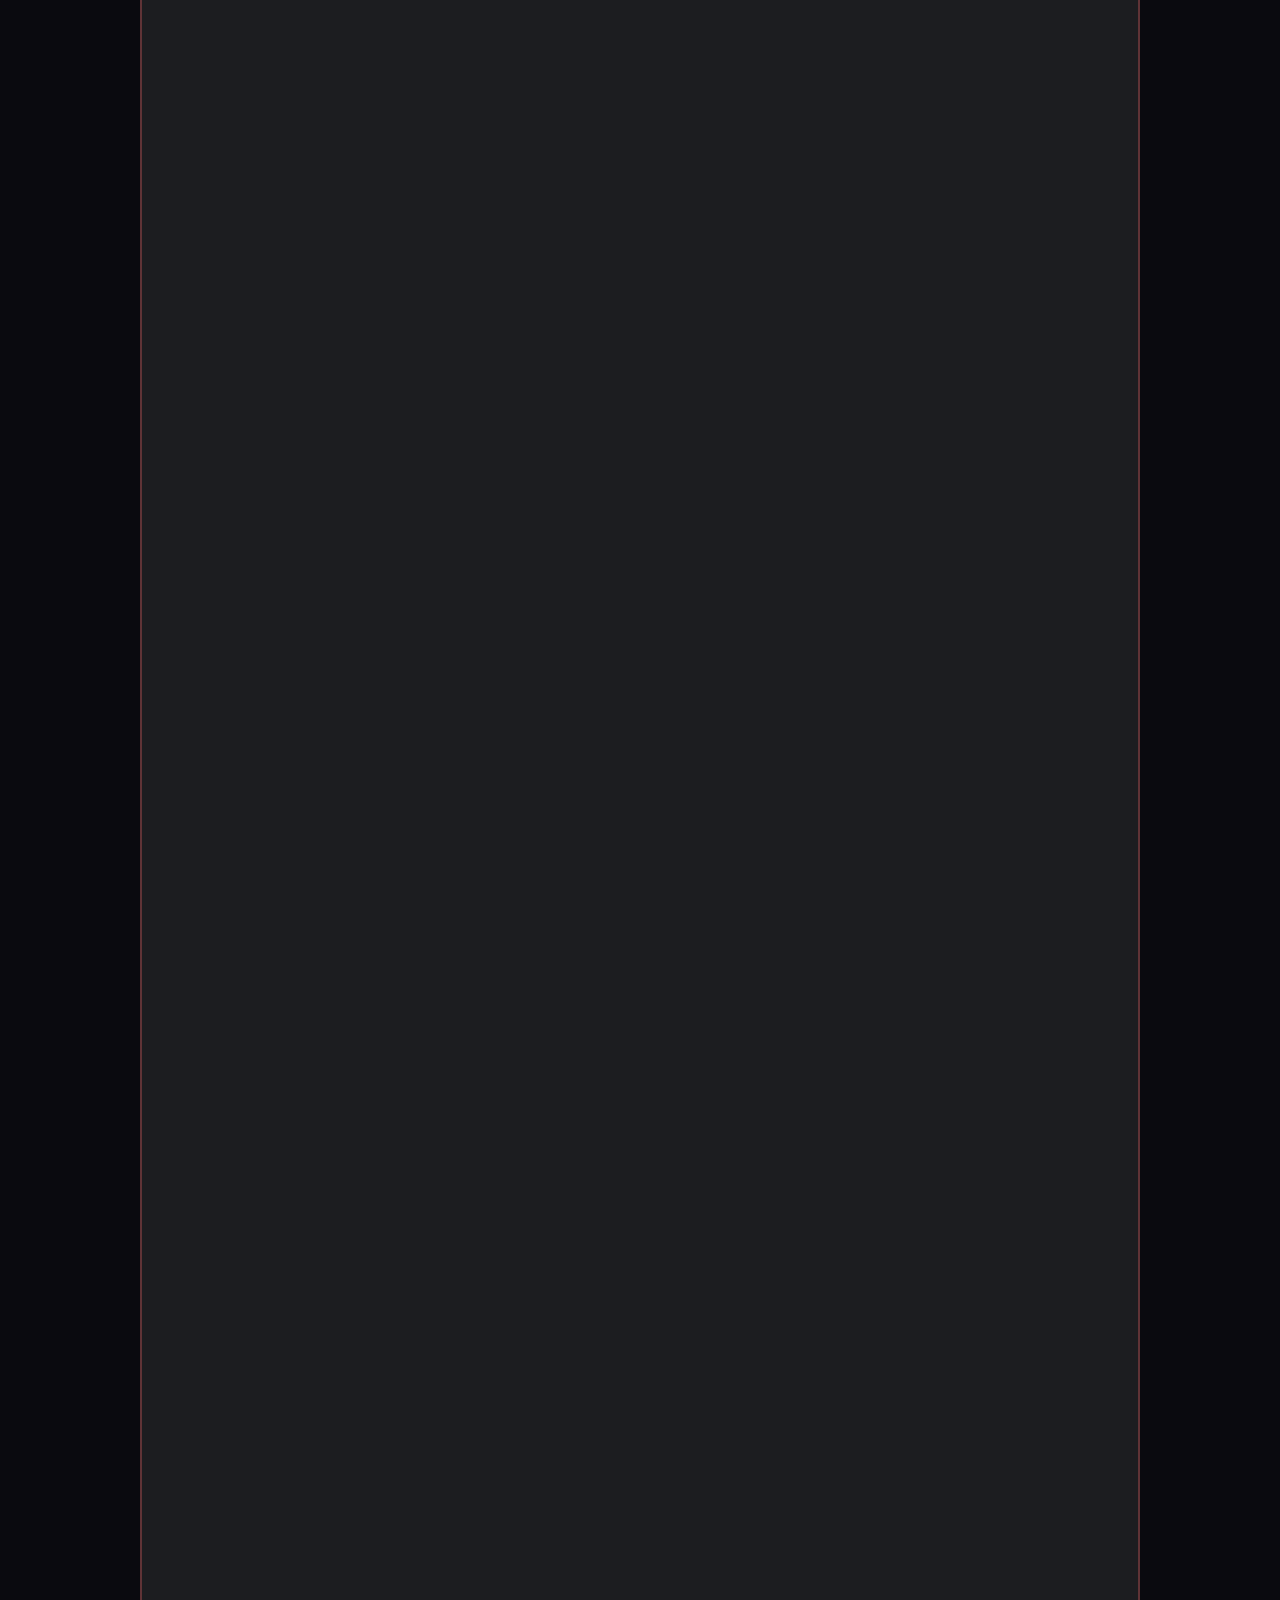
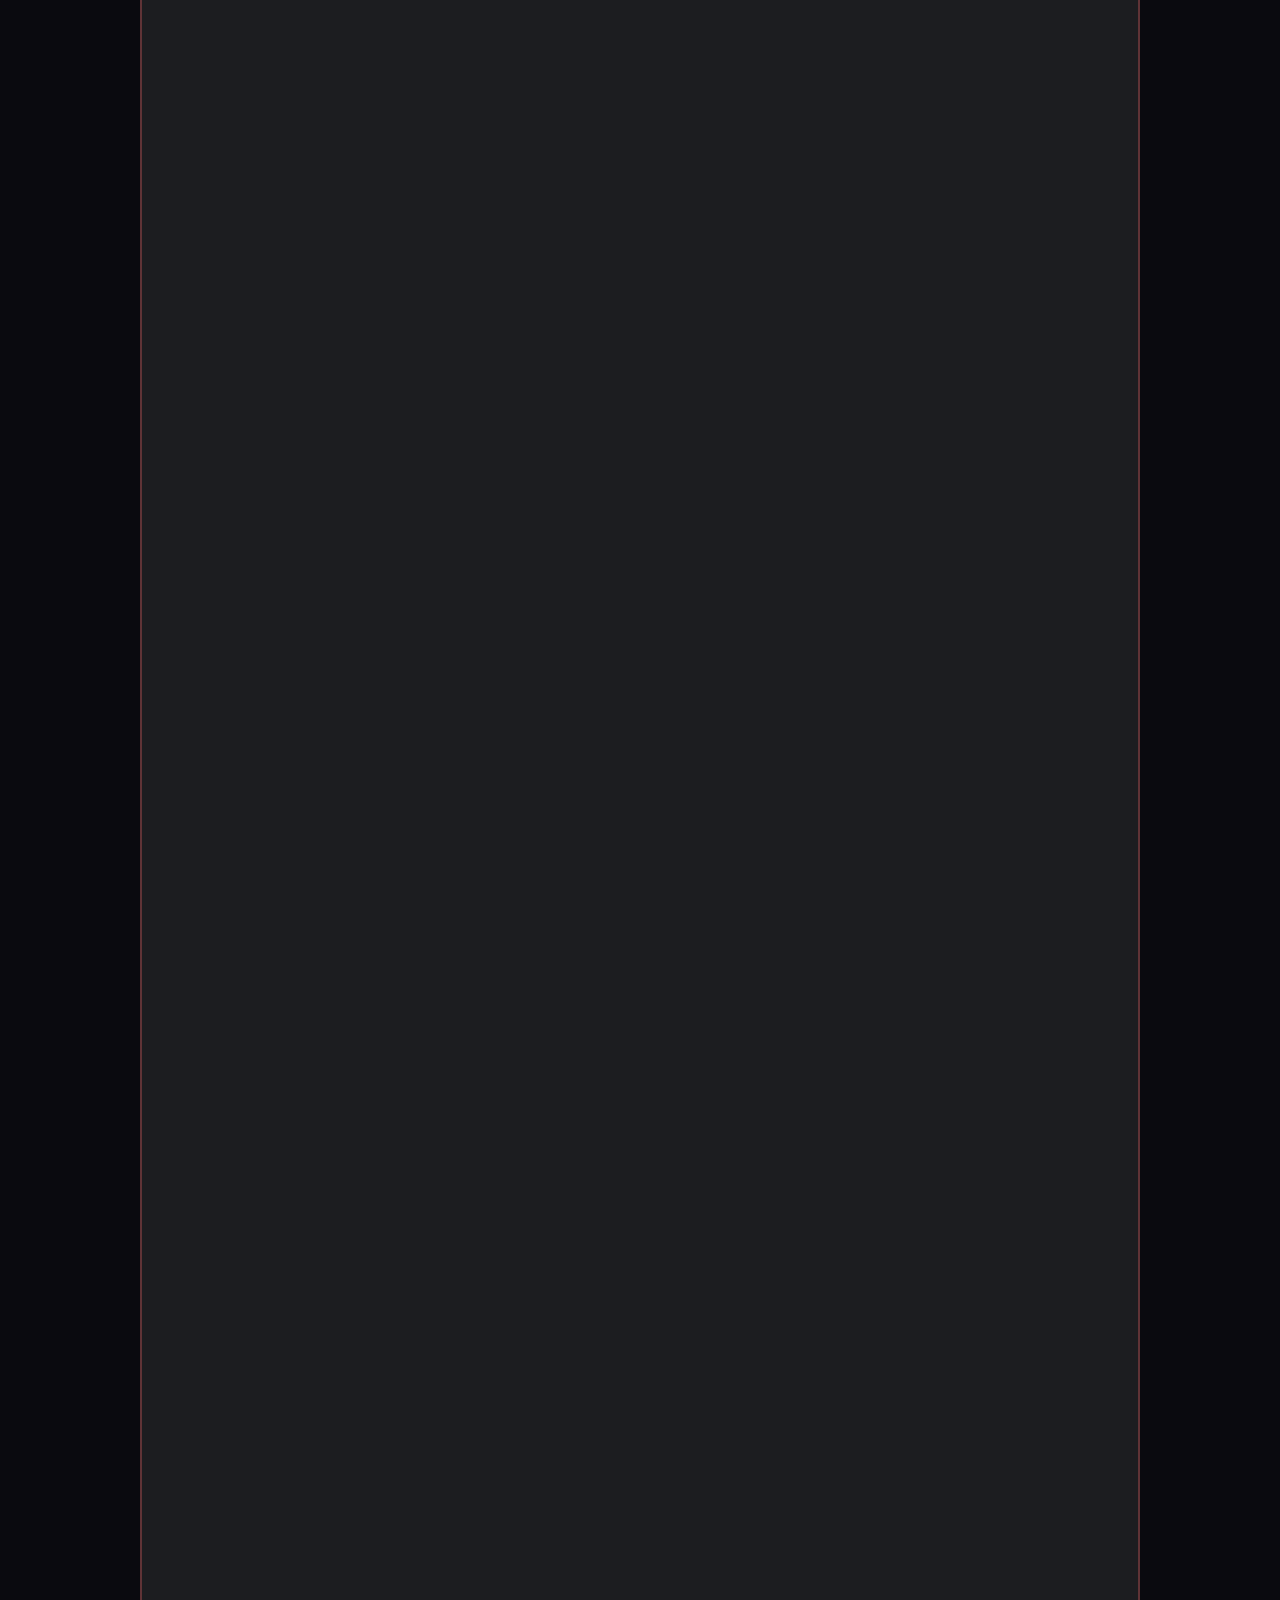
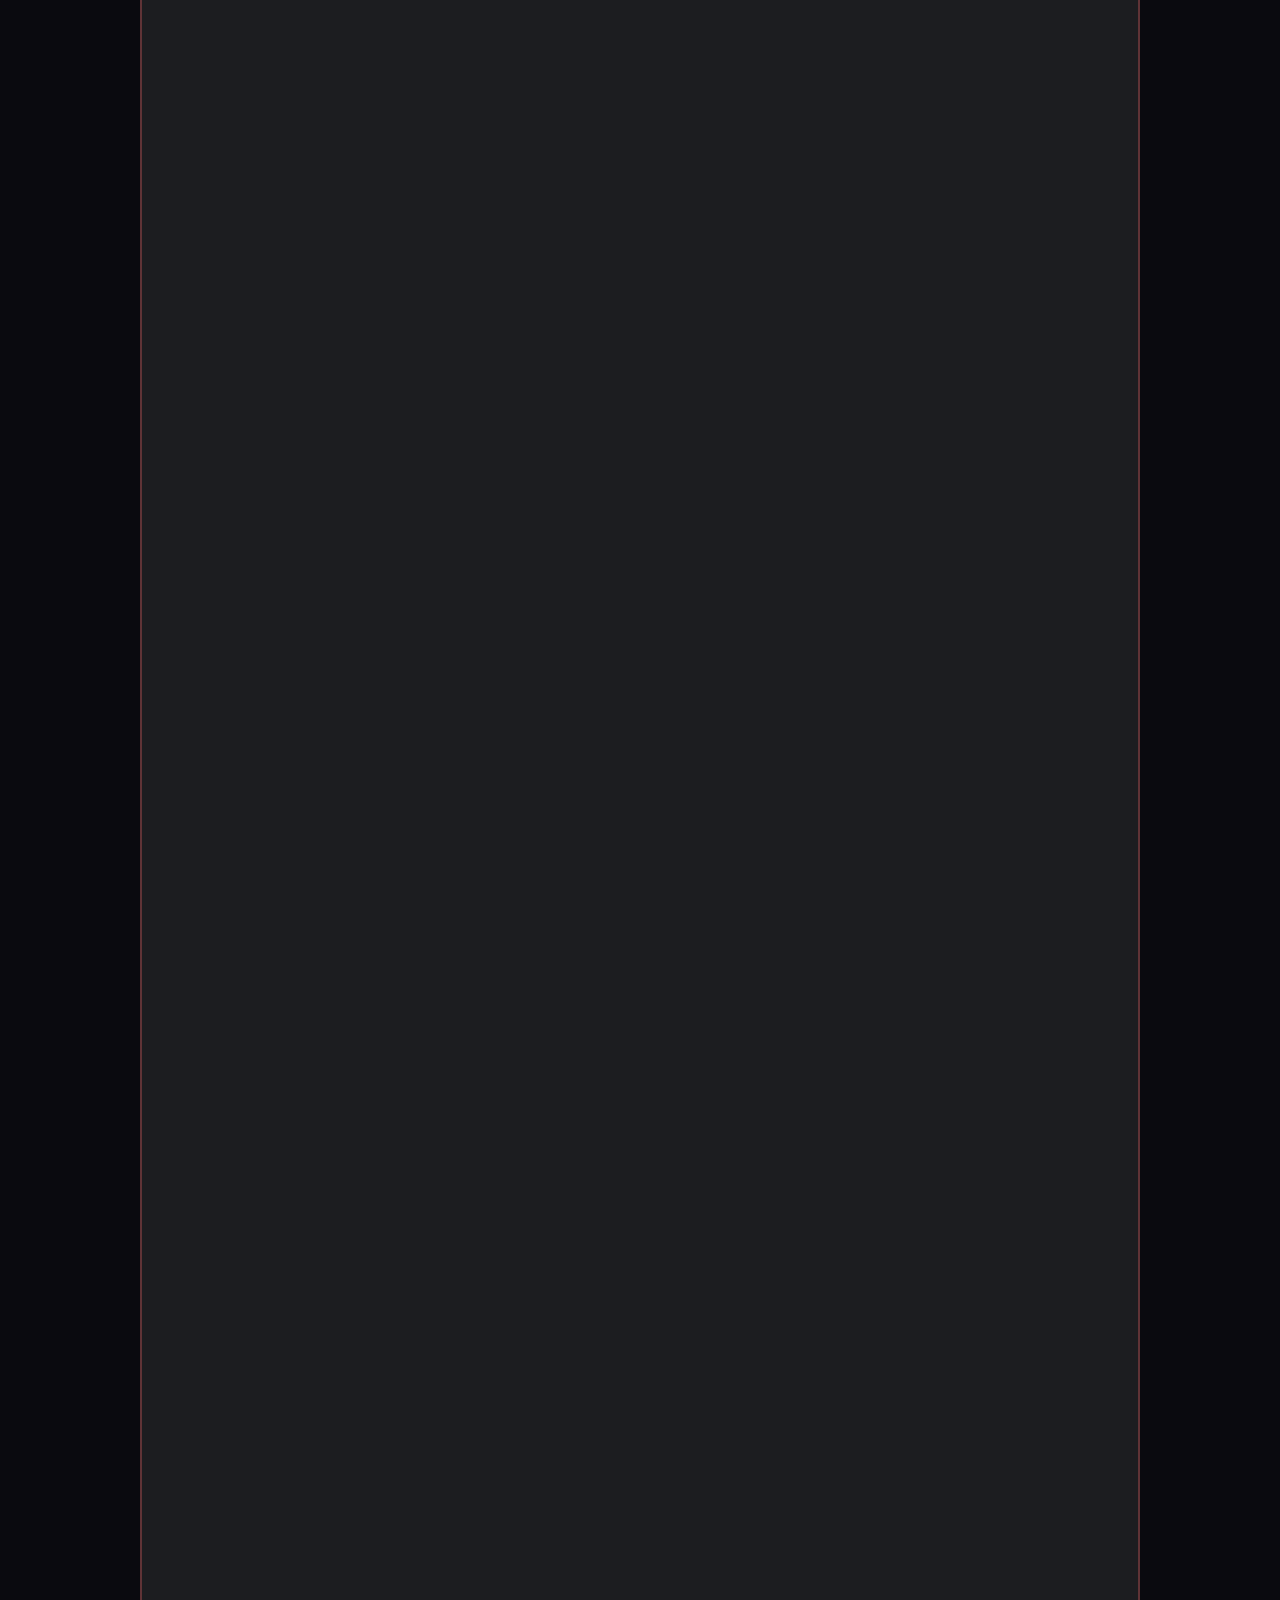
<file: roles.html>
<!DOCTYPE html>
<html lang="ru">
<head>
  <meta charset="UTF-8">
  <title>Справочник ролей - The Outlast Trials RU</title>
  <link rel="icon" href="logo.png" sizes="any">
  <meta name="viewport" content="width=device-width, initial-scale=1.0">
  <link href="https://fonts.googleapis.com/css2?family=Rubik:wght@300;400;500;600;700;800;900&display=swap" rel="stylesheet">
  <link rel="stylesheet" href="https://cdnjs.cloudflare.com/ajax/libs/font-awesome/6.4.0/css/all.min.css">
  <style>
    * {
      margin: 0;
      padding: 0;
      box-sizing: border-box;
      font-family: 'Rubik', 'Segoe UI', Tahoma, Geneva, Verdana, sans-serif;
      font-weight: 380;
    }

    body {
      background-color: #0a0a0f;
      color: #f0f0f0;
      min-height: 100vh;
      display: flex;
      flex-direction: column;
    }

    .main-background {
      position: fixed;
      top: 0;
      left: 0;
      width: 100%;
      height: 100%;
      z-index: -2;
    }

    .bg-image {
      position: absolute;
      top: 0;
      left: 0;
      width: 100%;
      height: 100%;
      background-image: url('bg-outlast3.jpg');
      background-size: cover;
      background-position: center 50px;
      background-repeat: no-repeat;
      background-attachment: fixed;
    }

    .bg-overlay {
      position: absolute;
      top: 0;
      left: 0;
      width: 100%;
      height: 100%;
      background: linear-gradient(135deg, rgba(10, 10, 15, 0.85) 0%, rgba(26, 26, 46, 0.8) 50%, rgba(22, 33, 62, 0.75) 100%);
    }

    .navbar {
      background-color: rgba(26, 26, 46, 0.9);
      padding: 15px 20px;
      display: flex;
      justify-content: space-between;
      align-items: center;
      border-bottom: 2px solid #ff2a2a;
      box-shadow: 0 4px 12px rgba(255, 42, 42, 0.3);
      position: sticky;
      top: 0;
      z-index: 1000;
      backdrop-filter: blur(10px);
    }

    .nav-left {
      display: flex;
      align-items: center;
    }

    .logo {
      display: flex;
      align-items: center;
      gap: 12px;
    }

    .logo-img {
      height: 45px;
      width: auto;
      border-radius: 8px;
    }

    .site-name {
      font-size: 20px;
      font-weight: 500;
      color: #ff2a2a;
      text-shadow: 0 0 10px rgba(255, 42, 42, 0.5);
    }

    .nav-right {
      display: flex;
    }

    .nav-menu {
      display: flex;
      list-style: none;
      gap: 15px;
    }

    .nav-menu li a {
      color: #f0f0f0;
      text-decoration: none;
      font-size: 16px;
      padding: 8px 12px;
      border-radius: 5px;
      transition: all 0.3s ease;
      display: flex;
      align-items: center;
      gap: 6px;
      font-weight: 400;
      background-color: rgba(40, 41, 45, 0.5);
    }

    .nav-menu li a:hover {
      background-color: #ff2a2a;
      color: white;
      transform: translateY(-2px);
    }

    .nav-menu li a.active {
      background-color: #ff2a2a;
      color: white;
    }

    .mobile-menu-btn {
      display: none;
      background: none;
      border: none;
      color: #f0f0f0;
      font-size: 24px;
      cursor: pointer;
      padding: 5px;
      z-index: 1001;
    }

    .content {
      max-width: 1200px;
      margin: 20px auto;
      padding: 0 15px;
      flex: 1;
      width: 100%;
      position: relative;
      z-index: 1;
    }

    .page-header {
      text-align: center;
      padding: 20px 0;
      margin-bottom: 20px;
      max-width: 1000px;
      margin-left: auto;
      margin-right: auto;
    }

    .page-title {
      color: #f0f0f0;
      font-size: 42px;
      margin-bottom: 15px;
      letter-spacing: 1.2px;
      font-weight: 700;
      text-transform: uppercase;
      opacity: 0;
      transform: translateY(-30px);
      transition: opacity 1s ease, transform 1s ease;
      font-size: 5rem;
      text-shadow: 0 0 15px #252dfa, 1px 1px 0 #fff, 1px -1px 0 #fff, -1px 1px 0 #fff, -1px -1px 0 #fff;
      margin-bottom: 40px;
    }

    .page-title i {
      font-size: 2.5rem;
      color: #ff6b6b;
      text-shadow: 0 0 8px #ff6b6b;
    }

    .page-description {
      font-size: 1.1rem;
      color: #f0f0f0;
      max-width: 800px;
      margin: 0 auto;
      line-height: 1.5;
      padding: 15px 20px;
      text-align: center;
      background-color: rgba(40, 41, 45, 0.7);
      border-radius: 8px;
      border: 1px solid rgba(255, 107, 107, 0.3);
      backdrop-filter: blur(5px);
      opacity: 0;
      transform: translateY(30px);
      transition: opacity 1s ease 0.2s, transform 1s ease 0.2s;
    }

    .filter-panel {
      background-color: rgba(30, 31, 34, 0.9);
      border-radius: 8px;
      padding: 15px;
      margin-bottom: 20px;
      border: 2px solid rgba(255, 107, 107, 0.4);
      box-shadow: 0 2px 10px rgba(0, 0, 0, 0.3);
      max-width: 1000px;
      margin-left: auto;
      margin-right: auto;
      backdrop-filter: blur(5px);
    }

    .filter-container {
      display: flex;
      flex-wrap: wrap;
      gap: 15px;
      align-items: center;
      justify-content: center;
      min-height: 50px;
    }

    .search-box {
      position: relative;
      flex: 1;
      min-width: 250px;
      height: 40px;
      display: flex;
      align-items: center;
    }

    .search-icon {
      position: absolute;
      left: 10px;
      top: 50%;
      transform: translateY(-50%);
      color: #ff6b6b;
      font-size: 0.9rem;
      z-index: 2;
    }

    .search-input {
      width: 100%;
      height: 100%;
      padding: 0 35px 0 30px;
      background-color: rgba(40, 41, 45, 0.8);
      border: 1px solid rgba(255, 107, 107, 0.5);
      border-radius: 6px;
      color: white;
      font-size: 0.9rem;
      transition: all 0.3s ease;
      box-sizing: border-box;
    }

    .search-input:focus {
      outline: none;
      border-color: #ff6b6b;
      box-shadow: 0 0 0 2px rgba(255, 107, 107, 0.2);
    }

    .clear-btn {
      position: absolute;
      right: 8px;
      top: 50%;
      transform: translateY(-50%);
      background: none;
      border: none;
      color: #ff6b6b;
      cursor: pointer;
      font-size: 0.9rem;
      padding: 4px;
      display: flex;
      align-items: center;
      justify-content: center;
      width: 20px;
      height: 20px;
      z-index: 2;
    }

    .clear-btn:hover {
      color: #ff8e8e;
      transform: translateY(-50%) scale(1.1);
    }

    .category-filter {
      display: flex;
      align-items: center;
      gap: 6px;
      flex: 1;
      min-width: 200px;
      height: 40px;
    }

    .filter-label {
      color: #f0f0f0;
      font-size: 0.85rem;
      display: flex;
      align-items: center;
      gap: 5px;
      white-space: nowrap;
      height: 100%;
      align-items: center;
      font-weight: 400;
    }

    .category-select {
      flex: 1;
      padding: 0 10px;
      height: 40px;
      background-color: rgba(40, 41, 45, 0.8);
      border: 1px solid rgba(255, 107, 107, 0.5);
      border-radius: 6px;
      color: white;
      font-size: 0.85rem;
      cursor: pointer;
      box-sizing: border-box;
      min-width: 0;
    }

    .filter-actions {
      display: flex;
      align-items: center;
      gap: 12px;
      flex: 1;
      min-width: 250px;
      justify-content: flex-end;
    }

    .reset-btn {
      padding: 0 8px;
      height: 40px;
      background: linear-gradient(135deg, #ff6b6b, #ff4757);
      color: white;
      border: none;
      border-radius: 6px;
      font-size: 0.85rem;
      font-weight: 500;
      cursor: pointer;
      transition: all 0.3s ease;
      display: flex;
      align-items: center;
      gap: 6px;
      box-sizing: border-box;
      white-space: nowrap;
    }

    .reset-btn:hover {
      transform: translateY(-2px);
      box-shadow: 0 4px 12px rgba(255, 107, 107, 0.4);
    }

    .results-count {
      color: #f0f0f0;
      font-size: 0.85rem;
      background-color: rgba(40, 41, 45, 0.8);
      padding: 0 12px;
      height: 40px;
      display: flex;
      align-items: center;
      border-radius: 4px;
      border: 1px solid rgba(255, 107, 107, 0.3);
      box-sizing: border-box;
      white-space: nowrap;
    }

    .current-category {
      text-align: center;
      margin-bottom: 15px;
      padding: 12px 20px;
      background-color: rgba(40, 41, 45, 0.8);
      border-radius: 8px;
      border: 1px solid rgba(255, 107, 107, 0.3);
      max-width: 1000px;
      margin-left: auto;
      margin-right: auto;
      opacity: 0;
      transform: translateY(20px);
      transition: opacity 0.6s ease 0.4s, transform 0.6s ease 0.4s;
      backdrop-filter: blur(5px);
    }

    .current-category-text {
      color: #ffffff;
      font-size: 1.2rem;
      font-weight: 500;
      margin: 0;
    }

    .current-category-text .category-name {
      color: #ff6b6b;
      font-weight: 500;
    }

    .sort-panel {
      background-color: rgba(30, 31, 34, 0.9);
      border-radius: 8px;
      padding: 15px;
      margin-bottom: 20px;
      border: 2px solid rgba(88, 101, 242, 0.4);
      box-shadow: 0 2px 10px rgba(0, 0, 0, 0.3);
      max-width: 1000px;
      margin-left: auto;
      margin-right: auto;
      opacity: 0;
      transform: translateY(20px);
      transition: opacity 0.6s ease 0.6s, transform 0.6s ease 0.6s;
      backdrop-filter: blur(5px);
    }

    .sort-container {
      display: flex;
      flex-wrap: wrap;
      gap: 15px;
      align-items: center;
      justify-content: space-between;
      min-height: 50px;
    }

    .sort-order {
      display: flex;
      align-items: center;
      gap: 10px;
      flex: 1;
      min-width: 300px;
    }

    .sort-label {
      color: #f0f0f0;
      font-size: 0.9rem;
      font-weight: 500;
      display: flex;
      align-items: center;
      gap: 8px;
      white-space: nowrap;
    }

    .sort-label i {
      color: #5865F2;
    }

    .sort-select {
      flex: 1;
      padding: 0 12px;
      height: 40px;
      background-color: rgba(40, 41, 45, 0.8);
      border: 1px solid rgba(88, 101, 242, 0.5);
      border-radius: 6px;
      color: white;
      font-size: 0.9rem;
      cursor: pointer;
      box-sizing: border-box;
      transition: all 0.3s ease;
    }

    .sort-select:focus {
      outline: none;
      border-color: #5865F2;
      box-shadow: 0 0 0 2px rgba(88, 101, 242, 0.2);
    }

    .sort-info {
      display: flex;
      align-items: center;
      gap: 15px;
      flex: 1;
      min-width: 300px;
      justify-content: flex-end;
    }

    .sort-status {
      color: #f0f0f0;
      font-size: 0.85rem;
      background-color: rgba(40, 41, 45, 0.8);
      padding: 8px 15px;
      border-radius: 4px;
      border: 1px solid rgba(88, 101, 242, 0.3);
    }

    .sort-status .status-text {
      color: #5865F2;
      font-weight: 500;
      margin-left: 5px;
    }

    .sort-reset-btn {
      padding: 0 15px;
      height: 40px;
      background: linear-gradient(135deg, #5865F2, #4752c4);
      color: white;
      border: none;
      border-radius: 6px;
      font-size: 0.85rem;
      font-weight: 500;
      cursor: pointer;
      transition: all 0.3s ease;
      display: flex;
      align-items: center;
      gap: 6px;
      box-sizing: border-box;
      white-space: nowrap;
    }

    .sort-reset-btn:hover {
      transform: translateY(-2px);
      box-shadow: 0 4px 12px rgba(88, 101, 242, 0.4);
    }

    .roles-container {
      background-color: rgba(30, 31, 34, 0.9);
      border-radius: 8px;
      padding: 20px;
      border: 2px solid rgba(255, 107, 107, 0.3);
      max-width: 1000px;
      margin-left: auto;
      margin-right: auto;
      min-height: 200px;
      opacity: 0;
      transform: translateY(20px);
      transition: opacity 0.6s ease 0.8s, transform 0.6s ease 0.8s;
      backdrop-filter: blur(5px);
    }

    .roles-list {
      display: grid;
      gap: 15px;
    }

    .role-card-detailed {
      background-color: rgba(40, 41, 45, 0.9);
      border-radius: 8px;
      padding: 20px;
      border: 1px solid rgba(255, 255, 255, 0.1);
      transition: all 0.3s ease;
      display: flex;
      flex-direction: column;
      gap: 15px;
      opacity: 0;
      transform: translateY(20px);
      backdrop-filter: blur(5px);
    }

    .role-card-detailed.animated {
      opacity: 1;
      transform: translateY(0);
      transition: opacity 0.5s ease, transform 0.5s ease;
    }

    .role-card-detailed:hover {
      transform: translateY(-5px);
      box-shadow: 0 8px 20px rgba(0, 0, 0, 0.4);
      border-color: rgba(255, 107, 107, 0.5);
      background-color: rgba(40, 41, 45, 0.95);
    }

    .role-header {
      display: flex;
      align-items: center;
      gap: 10px;
      margin-bottom: 8px;
      flex-wrap: wrap;
    }

    .role-header-main {
      display: flex;
      align-items: center;
      gap: 10px;
      flex: 1;
      flex-wrap: wrap;
    }

    .role-actions {
      display: flex;
      align-items: center;
      gap: 10px;
    }

    .role-dot-large {
      width: 16px;
      height: 16px;
      border-radius: 50%;
      border: 2px solid rgba(255, 255, 255, 0.2);
      box-shadow: 0 4px 12px rgba(0, 0, 0, 0.3);
      flex-shrink: 0;
    }

    .role-title {
      font-size: 1.2rem;
      color: #ffffff;
      font-weight: 500;
      flex: 1;
    }

    .role-category {
      padding: 4px 10px;
      border-radius: 12px;
      font-size: 0.8rem;
      font-weight: 500;
      border: 1px solid;
      white-space: nowrap;
    }

    .role-category.-администрация { background-color: #C62828; color: #ffffff; border-color: #a51c1c; }
    .role-category.-кастомные-роли { background-color: #9C27B0; color: #ffffff; border-color: #7b1fa2; }
    .role-category.-ивент-роли { background-color: #FF9800; color: #ffffff; border-color: #f57c00; }
    .role-category.-достижения { background-color: #FFD700; color: #333333; border-color: #ffca28; }
    .role-category.-основные-роли { background-color: #4CAF50; color: #ffffff; border-color: #388e3c; }
    .role-category.-бонусные-роли { background-color: #03A9F4; color: #ffffff; border-color: #0288d1; }
    .role-category.-платные--vip-роли { background-color: #00E5FF; color: #333333; border-color: #00bcd4; }
    .role-category.-community { background-color: #5DADE2; color: #ffffff; border-color: #3498db; }
    .role-category.-другое { background-color: #999999; color: #ffffff; border-color: #777777; }

    .more-btn, .members-btn {
      background: none;
      border: none;
      cursor: pointer;
      font-size: 0.9rem;
      display: flex;
      align-items: center;
      gap: 5px;
      padding: 8px 15px;
      border-radius: 4px;
      transition: all 0.3s ease;
      font-weight: 500;
      white-space: nowrap;
    }

    .more-btn {
      color: #ff6b6b;
      background-color: rgba(255, 107, 107, 0.1);
      border: 1px solid rgba(255, 107, 107, 0.3);
    }

    .members-btn {
      color: #5865F2;
      background-color: rgba(88, 101, 242, 0.1);
      border: 1px solid rgba(88, 101, 242, 0.3);
    }

    .more-btn:hover, .members-btn:hover {
      transform: translateY(-2px);
    }

    .more-btn:hover { background-color: rgba(255, 107, 107, 0.2); }
    .members-btn:hover { background-color: rgba(88, 101, 242, 0.2); }

    .more-btn i, .members-btn i {
      transition: transform 0.3s ease;
      font-size: 0.8rem;
    }

    .more-btn.expanded i, .members-btn.expanded i {
      transform: rotate(180deg);
    }

    .more-btn.expanded { background-color: rgba(255, 107, 107, 0.2); border-color: #ff6b6b; }
    .members-btn.expanded { background-color: rgba(88, 101, 242, 0.2); border-color: #5865F2; }

    .role-content-detailed, .members-list {
      max-height: 0;
      overflow: hidden;
      transition: max-height 0.5s cubic-bezier(0.4, 0, 0.2, 1);
      background-color: rgba(30, 31, 34, 0.7);
      border-radius: 6px;
      margin-top: 0;
      opacity: 0;
    }

    .role-content-detailed.expanded, .members-list.expanded {
      max-height: none;
      padding: 15px;
      margin-top: 10px;
      opacity: 1;
    }

    .role-content-detailed {
      color: #cccccc;
      line-height: 1.5;
      font-size: 0.9rem;
    }

    .role-content-inner {
      color: #cccccc;
      line-height: 1.5;
      font-size: 0.9rem;
    }

    .role-content-inner img {
      max-width: 100%;
      height: auto;
      border-radius: 6px;
      margin: 10px 0;
      border: 2px solid rgba(255, 107, 107, 0.3);
      display: block;
    }

    .role-content-inner .screenshot-caption {
      font-weight: 700;
      text-align: center;
      margin-top: 5px;
      margin-bottom: 15px;
      font-size: 0.95rem;
    }

    .role-content-inner p { margin-bottom: 10px; }
    .role-content-inner ul, .role-content-inner ol { margin-left: 20px; margin-bottom: 10px; }

    /* Стили для участников */
    .members-sort-panel {
      display: flex;
      align-items: center;
      gap: 15px;
      margin-bottom: 15px;
      padding: 10px;
      background-color: rgba(20, 21, 24, 0.8);
      border-radius: 6px;
      flex-wrap: wrap;
    }

    .members-sort-label {
      color: #f0f0f0;
      font-size: 0.85rem;
      display: flex;
      align-items: center;
      gap: 5px;
    }

    .members-sort-select {
      padding: 8px 12px;
      background-color: rgba(40, 41, 45, 0.8);
      border: 1px solid rgba(88, 101, 242, 0.5);
      border-radius: 6px;
      color: white;
      font-size: 0.85rem;
      cursor: pointer;
      flex: 1;
      min-width: 200px;
    }

    .members-list {
      color: #cccccc;
    }

    .members-list-header {
      display: flex;
      justify-content: space-between;
      align-items: center;
      margin-bottom: 15px;
      padding-bottom: 10px;
      border-bottom: 1px solid rgba(255, 255, 255, 0.1);
    }

    .members-list-header h3 {
      color: #5865F2;
      font-size: 1.1rem;
      font-weight: 500;
    }

    .members-count {
      background-color: rgba(88, 101, 242, 0.2);
      color: #5865F2;
      padding: 3px 10px;
      border-radius: 20px;
      font-size: 0.85rem;
      font-weight: 500;
    }

    .members-table {
      width: 100%;
      border-collapse: collapse;
    }

    .members-table th {
      text-align: left;
      padding: 12px 10px;
      background-color: rgba(88, 101, 242, 0.2);
      color: #5865F2;
      font-weight: 600;
      font-size: 0.9rem;
      border-bottom: 2px solid rgba(88, 101, 242, 0.3);
    }

    .members-table th:first-child { border-radius: 6px 0 0 6px; }
    .members-table th:last-child { border-radius: 0 6px 6px 0; text-align: center; }

    .members-table td {
      padding: 12px 10px;
      border-bottom: 1px solid rgba(255, 255, 255, 0.05);
      font-size: 0.9rem;
    }

    .members-table td:last-child { text-align: center; font-weight: 600; color: #2ed573; }
    .members-table tr:hover td { background-color: rgba(88, 101, 242, 0.1); }

    /* Стили для лаврового венка - УВЕЛИЧЕННЫЙ РАЗМЕР */
    .member-name-wrapper {
      display: flex;
      align-items: center;
      gap: 15px;
      flex-wrap: wrap;
    }

    .laurel-wreath {
      display: inline-flex;
      align-items: center;
      justify-content: center;
      width: 44px;
      height: 44px;
      background-image: url('screenshots/венок.png');
      background-size: contain;
      background-repeat: no-repeat;
      background-position: center;
      position: relative;
      flex-shrink: 0;
    }

    .laurel-wreath span {
      font-size: 1.1rem;
      font-weight: 800;
      position: relative;
      z-index: 2;
      text-shadow: 0 0 2px rgba(0, 0, 0, 0.5);
    }

    .laurel-wreath.gold span {
      color: #ffd700;
      text-shadow: 0 0 3px rgba(0, 0, 0, 0.5);
    }

    .laurel-wreath.silver span {
      color: #c0c0c0;
      text-shadow: 0 0 2px rgba(0, 0, 0, 0.5);
    }

    .laurel-wreath.bronze span {
      color: #cd7f32;
      text-shadow: 0 0 2px rgba(0, 0, 0, 0.5);
    }

    .laurel-wreath.white span {
      color: #ffffff;
      text-shadow: 0 0 2px rgba(0, 0, 0, 0.5);
    }

    .member-name {
      font-weight: 500;
      font-size: 1rem;
    }

    .member-name.gold-name { color: #ffd700 !important; text-shadow: 0 0 3px rgba(255, 215, 0, 0.5); }
    .member-name.silver-name { color: #c0c0c0 !important; text-shadow: 0 0 2px rgba(192, 192, 192, 0.5); }
    .member-name.bronze-name { color: #cd7f32 !important; text-shadow: 0 0 2px rgba(205, 127, 50, 0.5); }
    .member-name.white-name { color: #ffffff !important; text-shadow: 0 0 2px rgba(255, 255, 255, 0.5); }

    .member-nickname {
      color: #ff6b6b;
      font-size: 0.85rem;
    }

    .member-nickname:before {
      content: "@";
    }

    .member-roles {
      font-weight: 600;
      color: #2ed573;
    }

    .members-divider {
      height: 1px;
      background: linear-gradient(90deg, transparent, #5865F2, transparent);
      margin: 0;
    }

    .no-members {
      text-align: center;
      padding: 20px;
      color: #999;
      font-style: italic;
    }

    .role-description-detailed {
      color: #cccccc;
      line-height: 1.5;
      font-size: 0.9rem;
      background-color: rgba(30, 31, 34, 0.5);
      padding: 12px;
      border-radius: 6px;
      border-left: 3px solid rgba(255, 107, 107, 0.5);
    }

    .no-results {
      text-align: center;
      padding: 40px 20px;
      background-color: rgba(40, 41, 45, 0.9);
      border-radius: 8px;
      border: 2px dashed rgba(255, 107, 107, 0.3);
      margin: 20px auto;
      max-width: 600px;
      backdrop-filter: blur(5px);
    }

    .no-results i { color: #ff6b6b; margin-bottom: 15px; font-size: 2rem; }
    .no-results h3 { color: #ffffff; font-size: 1.5rem; margin-bottom: 10px; font-weight: 500; }
    .no-results p { color: #cccccc; font-size: 1rem; }

    /* Адаптивность */
    @media (max-width: 992px) {
      .sort-container { flex-direction: column; align-items: stretch; gap: 12px; }
      .search-box, .category-filter, .filter-actions, .sort-order, .sort-info { min-width: 100%; }
      .filter-actions, .sort-info { justify-content: center; flex-direction: column; gap: 12px; }
      .reset-btn, .sort-reset-btn { width: 100%; justify-content: center; }
      .results-count, .sort-status { width: 100%; justify-content: center; display: flex; }
    }

    @media (max-width: 768px) {
      .navbar { padding: 12px 15px; flex-wrap: wrap; }
      .logo-img { height: 40px; }
      .site-name { font-size: 18px; }
      .mobile-menu-btn { display: block; }
      .nav-menu { display: none; position: absolute; top: 100%; left: 0; right: 0; background-color: rgba(26, 26, 46, 0.95); flex-direction: column; padding: 15px; border-top: 1px solid #2a2a3e; border-bottom: 2px solid #ff2a2a; box-shadow: 0 5px 15px rgba(0, 0, 0, 0.3); z-index: 999; backdrop-filter: blur(10px); }
      .nav-menu.active { display: flex !important; }
      .nav-menu li { width: 100%; }
      .nav-menu li a { justify-content: center; padding: 12px; font-size: 18px; width: 100%; }
      .page-title { font-size: 2rem; flex-direction: column; gap: 10px; }
      .page-title i { font-size: 1.8rem; }
      .page-description { font-size: 0.95rem; padding: 12px 15px; }
      .filter-panel, .sort-panel { padding: 12px; }
      .current-category { padding: 8px 15px; }
      .current-category-text { font-size: 1rem; }
      .roles-container { padding: 15px; }
      .roles-list { grid-template-columns: 1fr; gap: 12px; }
      .role-card-detailed { padding: 15px; }
      .role-title { font-size: 1.1rem; }
      .role-description-detailed { font-size: 0.85rem; padding: 10px; }
      .bg-image { background-attachment: scroll; }
      .role-header-main { flex-direction: row; align-items: center; flex-wrap: wrap; width: 100%; }
      .role-dot-large { margin-right: 5px; }
      .role-title { flex: 1; min-width: 150px; }
      .role-category { width: auto; margin-top: 0; margin-left: auto; }
      .role-actions { width: 100%; flex-direction: column; gap: 8px; margin-top: 10px; }
      .more-btn, .members-btn { width: 100%; justify-content: center; }
      .members-table { display: block; overflow-x: auto; white-space: nowrap; }
      .members-table th, .members-table td { padding: 10px 8px; font-size: 0.85rem; }
      .member-nickname { font-size: 0.8rem; }
      .laurel-wreath {
        width: 38px;
        height: 38px;
      }
      .laurel-wreath span {
        font-size: 0.95rem;
      }
      .member-name-wrapper {
        gap: 12px;
      }
    }

    @media (max-width: 480px) {
      .page-title { font-size: 1.6rem; }
      .page-title i { font-size: 1.5rem; }
      .page-description { font-size: 0.85rem; padding: 10px; }
      .search-input, .category-select, .sort-select, .members-sort-select { font-size: 0.8rem; }
      .search-input { height: 3em; }
      .reset-btn, .sort-reset-btn { font-size: 0.8rem; padding: 0 12px; }
      .results-count, .sort-status { font-size: 0.8rem; }
      .members-table th, .members-table td { padding: 8px 5px; font-size: 0.8rem; }
      .role-title { min-width: 120px; font-size: 1rem; }
      .laurel-wreath {
        width: 34px;
        height: 34px;
      }
      .laurel-wreath span {
        font-size: 0.85rem;
      }
      .member-name-wrapper {
        gap: 10px;
      }
    }
  </style>
</head>
<body>
  <div class="main-background">
    <div class="bg-image"></div>
    <div class="bg-overlay"></div>
  </div>

  <nav class="navbar">
    <div class="nav-left">
      <div class="logo">
        <img src="logo.png" alt="Логотип" class="logo-img">
        <span class="site-name">The Outlast Trials RU</span>
      </div>
    </div>
    <button class="mobile-menu-btn" id="mobile-menu-btn">
      <i class="fas fa-bars"></i>
    </button>
    <div class="nav-right">
      <ul class="nav-menu" id="nav-menu">
        <li><a href="index.html"><i class="fas fa-home"></i> Главная</a></li>
        <li><a href="roles.html" class="active"><i class="fas fa-users"></i> Справочник ролей</a></li>
        <li><a href="news.html"><i class="fas fa-newspaper"></i> Новости сайта</a></li>
      </ul>
    </div>
  </nav>

  <main class="content">
    <section class="page-header">
      <h1 class="page-title">Справочник ролей</h1>
      <p class="page-description">
        В этом разделе Вы можете ознакомиться со всеми ролями нашего Discord сервера.<br>
        Используйте фильтры ниже для поиска нужных ролей по КАТЕГОРИЯМ или НАЗВАНИЯМ.<br>
        !ВНИМАНИЕ! Уважаемые пользователи, для получения роли Вам необходимо в чате #выдача-ролей заполнить мини-заявку в которой Вы должны указать:<br>
        1. ОБЯЗАТЕЛЬНО название роли, на которую претендуете (подаете заявку), 2. Фото (скриншот)-подтверждение о честном и качественном выполнении всех требований!
      </p>
    </section>

    <section class="filter-panel">
      <div class="filter-container">
        <div class="search-box">
          <i class="fas fa-search search-icon"></i>
          <input type="text" id="role-search" placeholder="Поиск роли по названию..." class="search-input">
          <button id="clear-search" class="clear-btn" title="Очистить поиск">
            <i class="fas fa-times"></i>
          </button>
        </div>
        <div class="category-filter">
          <label for="category-select" class="filter-label"><i class="fas fa-filter"></i> Фильтр по категориям:</label>
          <select id="category-select" class="category-select">
            <option value="all">Все категории</option>
          </select>
        </div>
        <div class="filter-actions">
          <button id="reset-filters" class="reset-btn"><i class="fas fa-redo"></i> Сбросить фильтры</button>
          <span id="results-count" class="results-count">Найдено ролей: <span>0</span></span>
        </div>
      </div>
    </section>

    <div class="current-category">
      <p id="current-category-text" class="current-category-text">Категория: <span class="category-name">Все</span></p>
    </div>

    <section class="sort-panel">
      <div class="sort-container">
        <div class="sort-order">
          <label for="sort-select" class="sort-label"><i class="fas fa-sort-amount-down"></i> Сортировать:</label>
          <select id="sort-select" class="sort-select">
            <option value="alphabetical">В алфавитном порядке</option>
            <option value="reverse">В обратном порядке</option>
            <option value="color">По цветовой гамме</option>
          </select>
        </div>
        <div class="sort-info">
          <span id="sort-status" class="sort-status">Сортировка: <span class="status-text">Алфавитная</span></span>
          <button id="reset-sort" class="sort-reset-btn"><i class="fas fa-sync-alt"></i> Сбросить сортировку</button>
        </div>
      </div>
    </section>

    <section class="roles-container">
      <div id="roles-list" class="roles-list"></div>
      <div id="no-results" class="no-results" style="display: none;">
        <i class="fas fa-search fa-3x"></i>
        <h3>Роли не найдены</h3>
        <p>Попробуйте изменить параметры поиска или выбрать другую категорию</p>
      </div>
    </section>
  </main>

  <script src="roles.js"></script>
  <script src="members.js"></script>
  <script src="maintenance-mode.js"></script>

  <script>
    let currentFilteredRoles = [];
    const membersSortState = {};

    function createCategoryClass(category) {
      return category.toLowerCase().replace(/\s+/g, '-').replace(/[^a-zа-яё0-9-]/g, '');
    }

    function animateRoleCards() {
      document.querySelectorAll('.role-card-detailed').forEach((card, index) => {
        setTimeout(() => card.classList.add('animated'), index * 100);
      });
    }

    function updateCurrentCategory(category) {
      const categoryText = document.getElementById('current-category-text');
      const categoryName = category === 'all' ? 'Все' : category;
      categoryText.innerHTML = `Категория: <span class="category-name">${categoryName}</span>`;
    }

    function updateSortStatus(sortType) {
      const statusElement = document.getElementById('sort-status');
      let statusText = '';
      switch(sortType) {
        case 'alphabetical': statusText = 'Алфавитная'; break;
        case 'reverse': statusText = 'Обратная'; break;
        case 'color': statusText = 'По цветам'; break;
        default: statusText = 'Алфавитная';
      }
      statusElement.innerHTML = `Сортировка: <span class="status-text">${statusText}</span>`;
    }

    function sortRoles(rolesToSort, sortType) {
      const sortedRoles = [...rolesToSort];
      switch(sortType) {
        case 'alphabetical': return sortedRoles.sort((a, b) => a.name.localeCompare(b.name));
        case 'reverse': return sortedRoles.sort((a, b) => b.name.localeCompare(a.name));
        case 'color': return sortedRoles.sort((a, b) => parseInt(a.color.replace('#', ''), 16) - parseInt(b.color.replace('#', ''), 16));
        default: return sortedRoles;
      }
    }

    function getWreathClass(place) {
      if (place === 1) return 'gold';
      if (place === 2) return 'silver';
      if (place === 3) return 'bronze';
      if (place === 4 || place === 5) return 'white';
      return '';
    }

    function getNameClass(place) {
      if (place === 1) return 'gold-name';
      if (place === 2) return 'silver-name';
      if (place === 3) return 'bronze-name';
      if (place === 4 || place === 5) return 'white-name';
      return '';
    }

    function sortMembers(membersToSort, sortType) {
      if (!membersToSort || membersToSort.length === 0) return [];
      const sortedMembers = [...membersToSort];
      
      switch(sortType) {
        case 'name-asc':
          return sortedMembers.sort((a, b) => {
            if (a.place && b.place) {
              if (a.place !== b.place) return a.place - b.place;
            } else if (a.place) return -1;
            else if (b.place) return 1;
            return a.name.localeCompare(b.name);
          });
        case 'name-desc':
          return sortedMembers.sort((a, b) => {
            if (a.place && b.place) {
              if (a.place !== b.place) return a.place - b.place;
            } else if (a.place) return -1;
            else if (b.place) return 1;
            return b.name.localeCompare(a.name);
          });
        case 'roles-asc':
          return sortedMembers.sort((a, b) => {
            if (a.place && b.place) {
              if (a.place !== b.place) return a.place - b.place;
            } else if (a.place) return -1;
            else if (b.place) return 1;
            return a.roles - b.roles;
          });
        case 'roles-desc':
          return sortedMembers.sort((a, b) => {
            if (a.place && b.place) {
              if (a.place !== b.place) return a.place - b.place;
            } else if (a.place) return -1;
            else if (b.place) return 1;
            return b.roles - a.roles;
          });
        default:
          return sortedMembers.sort((a, b) => {
            if (a.place && b.place) return a.place - b.place;
            if (a.place) return -1;
            if (b.place) return 1;
            return 0;
          });
      }
    }

    function renderMembersList(roleName, members, sortType = 'place') {
      if (!members || members.length === 0) {
        return '<div class="no-members">Участников с этой ролью пока нет</div>';
      }
      
      const sortedMembers = sortMembers(members, sortType);
      
      let membersHtml = `
        <div class="members-list-header">
          <h3>Список участников с ролью "${roleName}"</h3>
          <span class="members-count">${members.length}</span>
        </div>
        <div class="members-sort-panel">
          <span class="members-sort-label"><i class="fas fa-sort"></i> Сортировать:</span>
          <select class="members-sort-select" data-role="${roleName}">
            <option value="place" ${sortType === 'place' ? 'selected' : ''}>По месту</option>
            <option value="name-asc" ${sortType === 'name-asc' ? 'selected' : ''}>По имени (А-Я)</option>
            <option value="name-desc" ${sortType === 'name-desc' ? 'selected' : ''}>По имени (Я-А)</option>
            <option value="roles-asc" ${sortType === 'roles-asc' ? 'selected' : ''}>По кол-ву ролей (возр.)</option>
            <option value="roles-desc" ${sortType === 'roles-desc' ? 'selected' : ''}>По кол-ву ролей (убыв.)</option>
          </select>
        </div>
        <table class="members-table">
          <thead>
            <tr><th>Имя (никнейм) участника</th><th>Общее кол-во ролей</th>              </thead>
          <tbody>
      `;
      
      sortedMembers.forEach((member, index) => {
        const wreathClass = getWreathClass(member.place);
        const nameClass = getNameClass(member.place);
        
        let nameHtml = '';
        if (wreathClass) {
          nameHtml = `
            <div class="member-name-wrapper">
              <div class="laurel-wreath ${wreathClass}"><span>${member.place}</span></div>
              <span class="member-name ${nameClass}">${member.name}</span>
            </div>
          `;
        } else {
          nameHtml = `<span class="member-name">${member.name}</span>`;
        }
        
        membersHtml += `
          <tr>
            <td style="vertical-align: middle;">
              ${nameHtml}
              <div class="member-nickname">${member.nickname}</div>
             </td>
            <td class="member-roles" style="vertical-align: middle;">${member.roles}</td>
           </tr>
        `;
        
        if (index < sortedMembers.length - 1) {
          membersHtml += `<tr><td colspan="2" style="padding: 0;"><div class="members-divider"></div></td></tr>`;
        }
      });
      
      membersHtml += `</tbody></table>`;
      return membersHtml;
    }

    function displayRoles(rolesToDisplay) {
      const rolesList = document.getElementById('roles-list');
      const noResults = document.getElementById('no-results');
      const resultsCount = document.querySelector('#results-count span');
      
      rolesList.innerHTML = '';
      resultsCount.textContent = rolesToDisplay.length;
      
      if (rolesToDisplay.length === 0) {
        noResults.style.display = 'block';
        return;
      }
      
      noResults.style.display = 'none';
      
      rolesToDisplay.forEach(role => {
        const roleCard = document.createElement('div');
        roleCard.className = 'role-card-detailed';
        const categoryClass = createCategoryClass(role.category);
        const members = (typeof membersData !== 'undefined' && membersData[role.name]) || [];
        
        if (!membersSortState[role.name]) membersSortState[role.name] = 'place';
        
        let buttonsHtml = '';
        if (role.details) {
          buttonsHtml += `<button class="more-btn" data-expanded="false"><span>Подробнее</span><i class="fas fa-chevron-down"></i></button>`;
        }
        buttonsHtml += `<button class="members-btn" data-expanded="false"><span>Участники</span><i class="fas fa-chevron-down"></i></button>`;
        
        roleCard.innerHTML = `
          <div class="role-header">
            <div class="role-header-main">
              <span class="role-dot-large" style="background:${role.gradient}"></span>
              <div class="role-title" style="color:${role.color}">${role.name}</div>
              <span class="role-category ${categoryClass}">${role.category}</span>
            </div>
            <div class="role-actions">${buttonsHtml}</div>
          </div>
          <div class="role-description-detailed">${role.description}</div>
          ${role.details ? '<div class="role-content-detailed"></div>' : ''}
          <div class="members-list"></div>
        `;
        
        rolesList.appendChild(roleCard);
        
        const moreBtn = roleCard.querySelector('.more-btn');
        const membersBtn = roleCard.querySelector('.members-btn');
        const detailsBlock = roleCard.querySelector('.role-content-detailed');
        const membersBlock = roleCard.querySelector('.members-list');
        
        if (moreBtn && detailsBlock) {
          moreBtn.addEventListener('click', function() {
            const isExpanded = this.getAttribute('data-expanded') === 'true';
            if (isExpanded) {
              this.setAttribute('data-expanded', 'false');
              this.classList.remove('expanded');
              detailsBlock.classList.remove('expanded');
              this.innerHTML = '<span>Подробнее</span><i class="fas fa-chevron-down"></i>';
            } else {
              this.setAttribute('data-expanded', 'true');
              this.classList.add('expanded');
              detailsBlock.innerHTML = `<div class="role-content-inner">${role.details}</div>`;
              detailsBlock.classList.add('expanded');
              this.innerHTML = '<span>Скрыть</span><i class="fas fa-chevron-up"></i>';
            }
          });
        }
        
        if (membersBtn && membersBlock) {
          membersBtn.addEventListener('click', function() {
            const isExpanded = this.getAttribute('data-expanded') === 'true';
            membersBlock.innerHTML = renderMembersList(role.name, members, membersSortState[role.name]);
            if (isExpanded) {
              this.setAttribute('data-expanded', 'false');
              this.classList.remove('expanded');
              membersBlock.classList.remove('expanded');
              this.innerHTML = '<span>Участники</span><i class="fas fa-chevron-down"></i>';
            } else {
              this.setAttribute('data-expanded', 'true');
              this.classList.add('expanded');
              membersBlock.classList.add('expanded');
              this.innerHTML = '<span>Скрыть</span><i class="fas fa-chevron-up"></i>';
              const sortSelect = membersBlock.querySelector('.members-sort-select');
              if (sortSelect) {
                sortSelect.addEventListener('change', function() {
                  membersSortState[role.name] = this.value;
                  membersBlock.innerHTML = renderMembersList(role.name, members, membersSortState[role.name]);
                });
              }
            }
          });
        }
      });
      
      setTimeout(animateRoleCards, 100);
      setTimeout(() => {
        document.querySelectorAll('.role-content-inner img').forEach(img => {
          if (!img.parentElement.classList.contains('image-link')) {
            img.addEventListener('click', () => window.open(img.src, '_blank'));
            img.style.cursor = 'pointer';
          }
        });
      }, 150);
    }

    function populateCategories() {
      const categorySelect = document.getElementById('category-select');
      const categories = [...new Set(roles.map(r => r.category))];
      while (categorySelect.options.length > 1) categorySelect.remove(1);
      categories.forEach(category => {
        const option = document.createElement('option');
        option.value = category;
        option.textContent = category;
        categorySelect.appendChild(option);
      });
    }

    function filterRoles() {
      const searchTerm = document.getElementById('role-search').value.toLowerCase();
      const selectedCategory = document.getElementById('category-select').value;
      const sortType = document.getElementById('sort-select').value;
      updateCurrentCategory(selectedCategory);
      
      let filteredRoles = roles;
      if (selectedCategory !== 'all') filteredRoles = filteredRoles.filter(role => role.category === selectedCategory);
      if (searchTerm) filteredRoles = filteredRoles.filter(role => role.name.toLowerCase().includes(searchTerm) || role.description.toLowerCase().includes(searchTerm));
      
      currentFilteredRoles = filteredRoles;
      displayRoles(sortRoles(currentFilteredRoles, sortType));
      updateSortStatus(sortType);
    }

    function applySorting() {
      const sortType = document.getElementById('sort-select').value;
      if (currentFilteredRoles.length === 0) currentFilteredRoles = roles;
      displayRoles(sortRoles(currentFilteredRoles, sortType));
      updateSortStatus(sortType);
    }

    document.addEventListener('DOMContentLoaded', function() {
      setTimeout(() => {
        const elements = ['.page-title', '.page-description', '.current-category', '.sort-panel', '.roles-container'];
        elements.forEach(sel => {
          const el = document.querySelector(sel);
          if (el) { el.style.opacity = '1'; el.style.transform = 'translateY(0)'; }
        });
      }, 100);
      
      if (!roles || roles.length === 0) {
        document.getElementById('no-results').style.display = 'block';
        return;
      }
      
      populateCategories();
      updateCurrentCategory('all');
      updateSortStatus('alphabetical');
      currentFilteredRoles = roles;
      displayRoles(sortRoles(roles, 'alphabetical'));
      
      document.getElementById('role-search').addEventListener('input', filterRoles);
      document.getElementById('category-select').addEventListener('change', filterRoles);
      document.getElementById('sort-select').addEventListener('change', applySorting);
      document.getElementById('clear-search').addEventListener('click', () => { document.getElementById('role-search').value = ''; filterRoles(); });
      document.getElementById('reset-filters').addEventListener('click', () => { document.getElementById('role-search').value = ''; document.getElementById('category-select').value = 'all'; updateCurrentCategory('all'); filterRoles(); });
      document.getElementById('reset-sort').addEventListener('click', () => { document.getElementById('sort-select').value = 'alphabetical'; updateSortStatus('alphabetical'); if (currentFilteredRoles.length === 0) currentFilteredRoles = roles; displayRoles(sortRoles(currentFilteredRoles, 'alphabetical')); });
      
      const mobileMenuBtn = document.getElementById('mobile-menu-btn');
      const navMenu = document.getElementById('nav-menu');
      if (mobileMenuBtn) {
        mobileMenuBtn.addEventListener('click', (e) => {
          e.preventDefault(); e.stopPropagation();
          navMenu.classList.toggle('active');
          const icon = mobileMenuBtn.querySelector('i');
          icon.classList.toggle('fa-bars');
          icon.classList.toggle('fa-times');
        });
        document.querySelectorAll('.nav-menu a').forEach(link => {
          link.addEventListener('click', () => {
            navMenu.classList.remove('active');
            mobileMenuBtn.querySelector('i').classList.remove('fa-times');
            mobileMenuBtn.querySelector('i').classList.add('fa-bars');
          });
        });
        document.addEventListener('click', (event) => {
          if (!navMenu.contains(event.target) && !mobileMenuBtn.contains(event.target)) {
            navMenu.classList.remove('active');
            mobileMenuBtn.querySelector('i').classList.remove('fa-times');
            mobileMenuBtn.querySelector('i').classList.add('fa-bars');
          }
        });
      }
    });
  </script>
</body>
</html>
</file>
